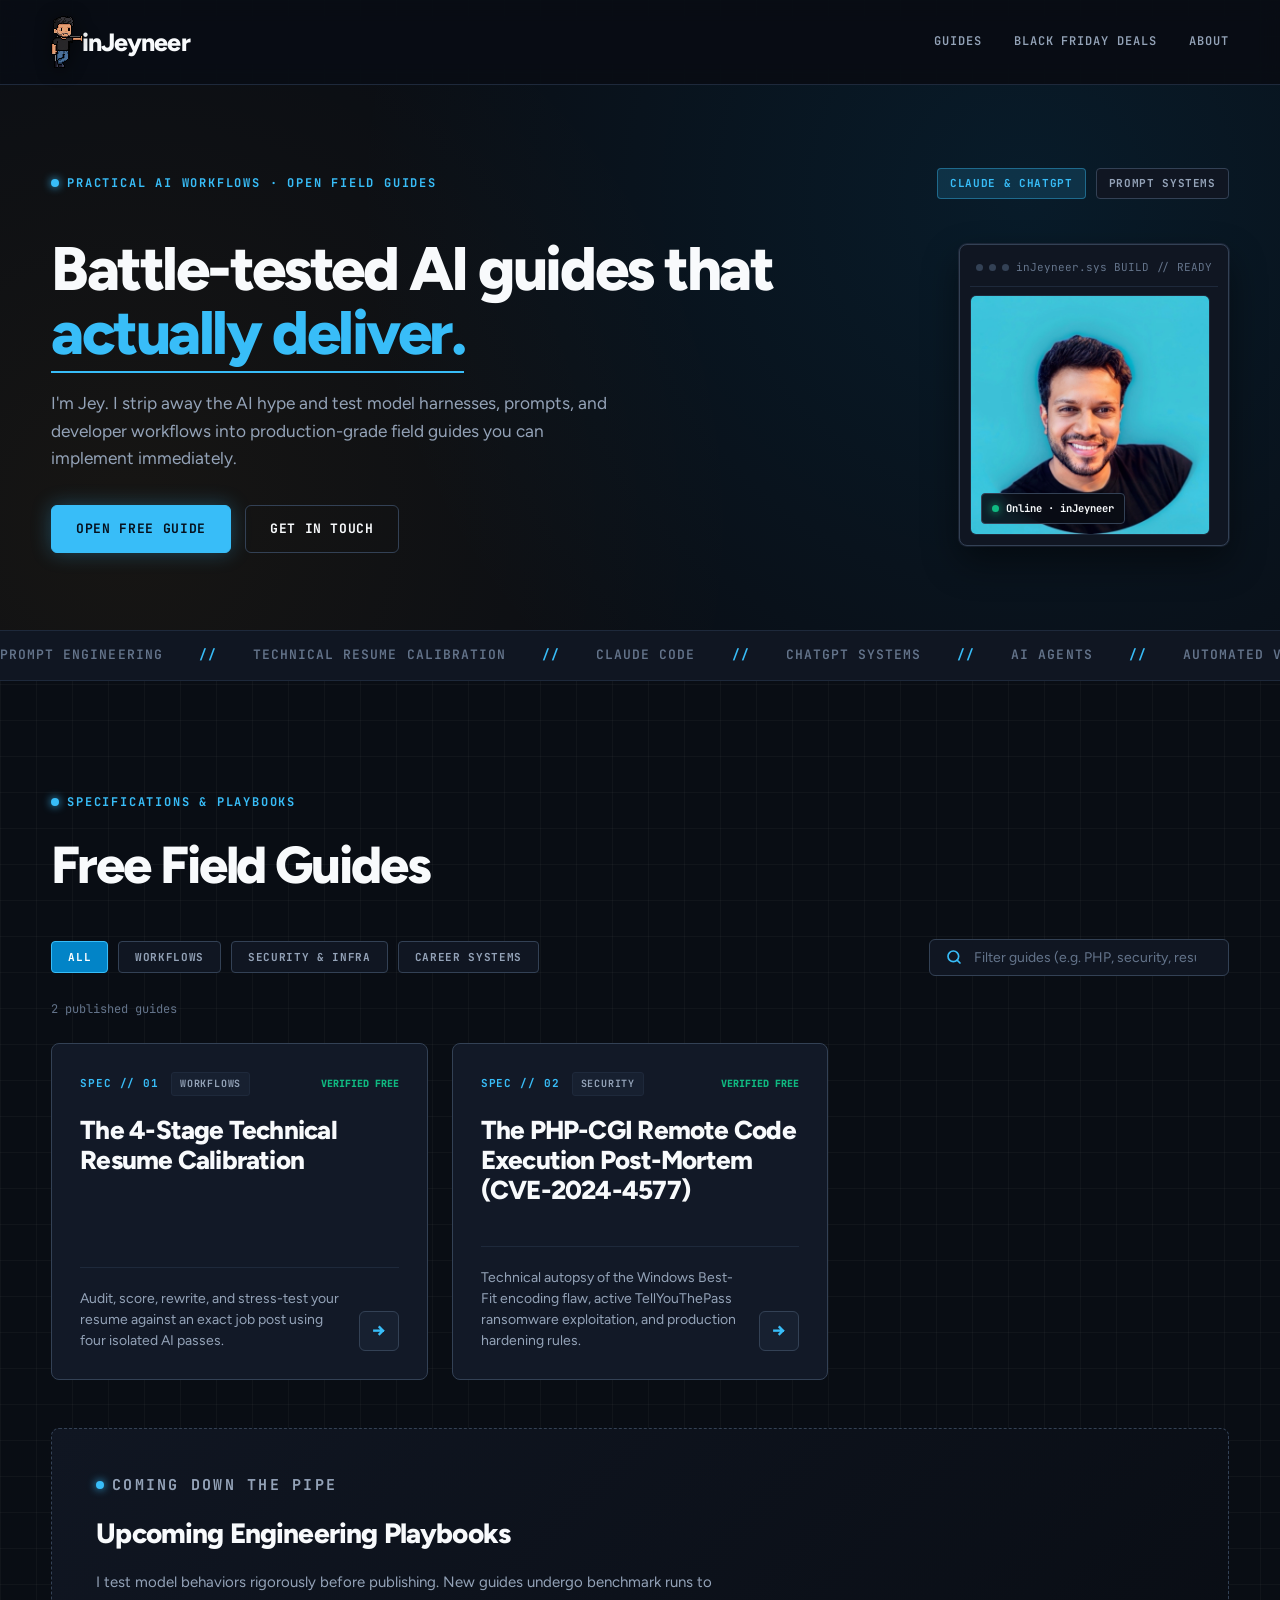
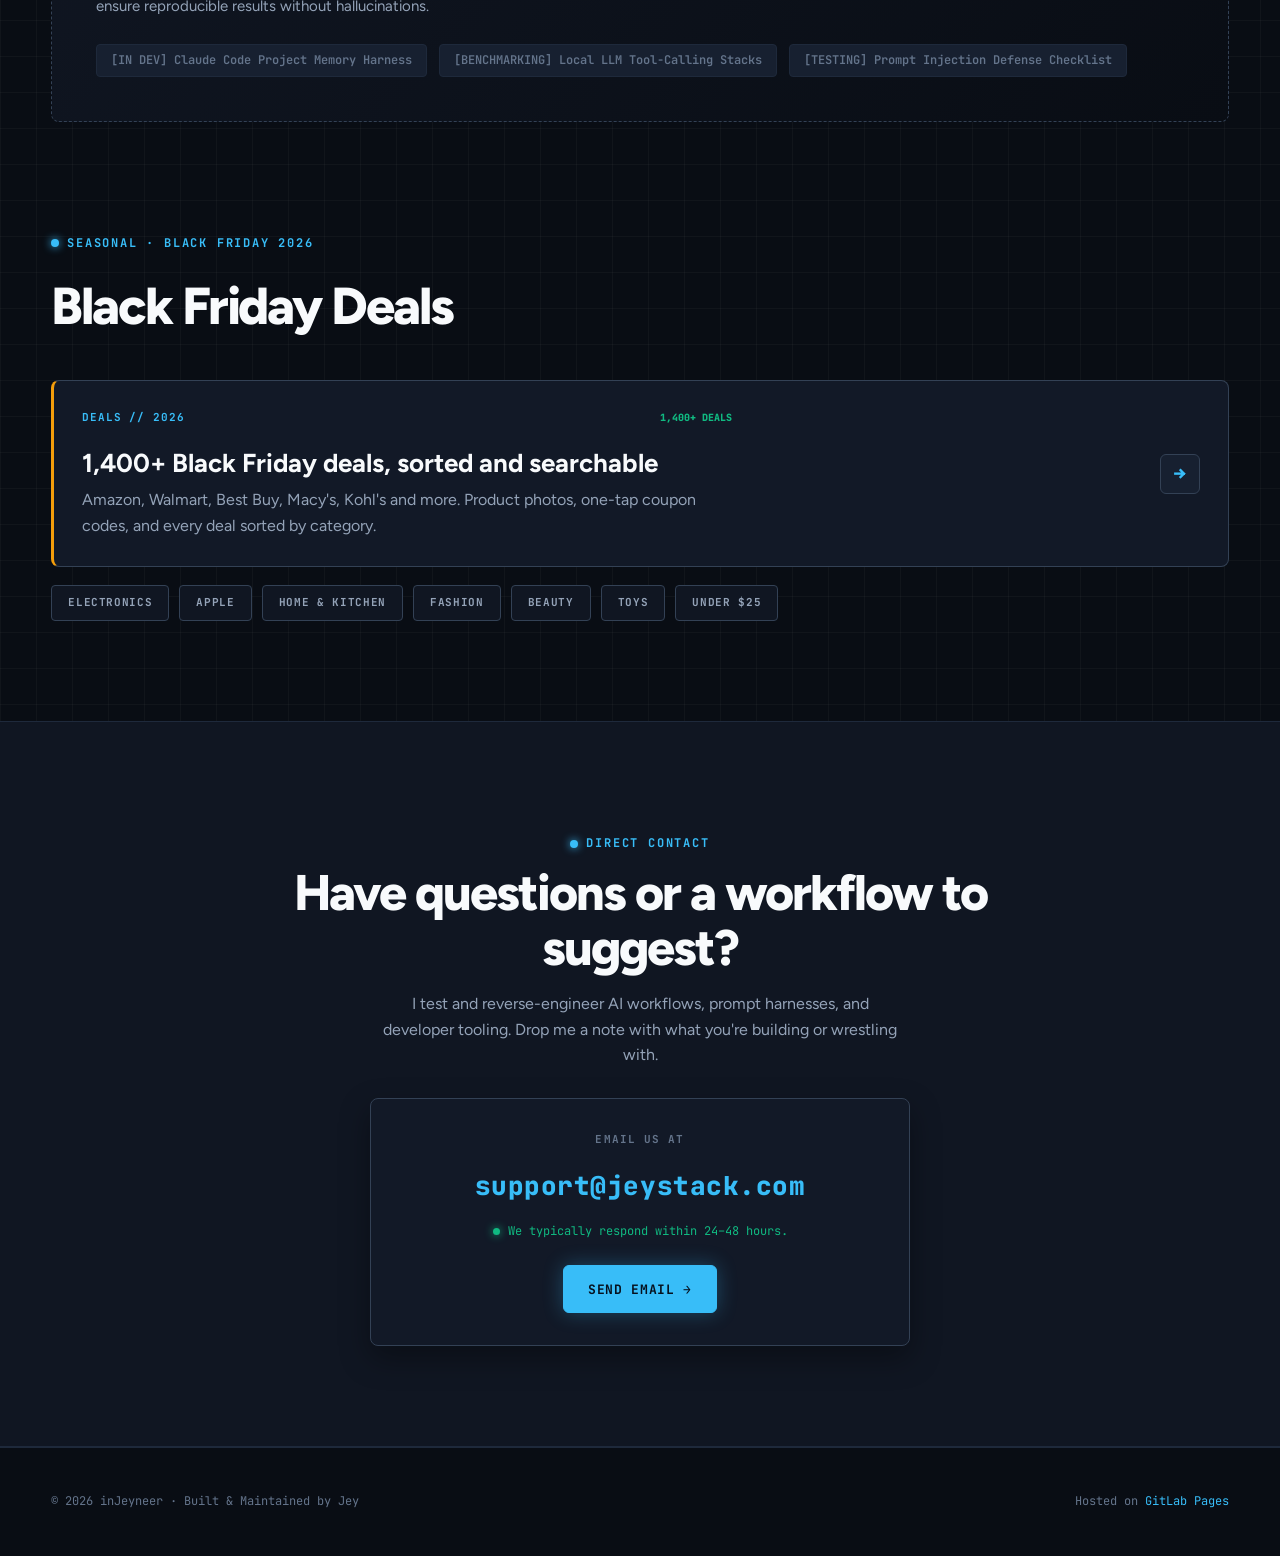
<file: index.html>
<!DOCTYPE html>
<html lang="en">
<head>
  <meta charset="UTF-8" />
  <meta name="viewport" content="width=device-width, initial-scale=1.0" />
  <title>inJeyneer · Practical AI & Engineering Field Guides</title>
  <meta name="description" content="Tested AI prompts, workflows, and engineer-built guides for Claude, ChatGPT, and automated systems you can use the same day." />
  
  <!-- Open Graph / Meta -->
  <meta property="og:type" content="website" />
  <meta property="og:title" content="inJeyneer · Practical AI & Engineering Guides" />
  <meta property="og:description" content="Tested AI workflows and practical engineering guides that actually make sense." />
  <meta property="og:image" content="assets/hero-photo.jpg" />
  <meta name="twitter:card" content="summary_large_image" />

  <link rel="icon" type="image/png" href="assets/mini-figure.png" />
  <link rel="stylesheet" href="styles.css" />
</head>
<body>

  <!-- Site Header -->
  <header class="site-header">
    <a class="wordmark" href="./" aria-label="inJeyneer home">
      <img src="assets/pixel-character.png" alt="Jey leaning on inJeyneer" class="leaning-pixel-guy" width="31" height="52" />
      <div class="wordmark-title">
        <span>inJeyneer</span>
      </div>
    </a>
    <nav class="site-nav" aria-label="Primary navigation">
      <a class="nav-link" href="#guides">Guides</a>
      <a class="nav-link" href="./black-friday/">Black Friday Deals</a>
      <a class="nav-link" href="./about/">About</a>
    </nav>
  </header>

  <!-- Hero Section -->
  <section class="home-hero" id="top">
    <div class="hero-inner">
      <div class="hero-kicker-row">
        <p class="eyebrow">Practical AI Workflows · Open Field Guides</p>
        <div class="status-pills">
          <span class="tech-tag tech-tag-accent">Claude &amp; ChatGPT</span>
          <span class="tech-tag">Prompt Systems</span>
        </div>
      </div>

      <div class="hero-grid">
        <div class="hero-copy">
          <h1>Battle-tested AI guides that <em>actually deliver.</em></h1>
          <div class="hero-intro">
            <p>
              I'm Jey. I strip away the AI hype and test model harnesses, prompts, and developer workflows into production-grade field guides you can implement immediately.
            </p>
            <div class="button-row">
              <a class="button button-primary" href="#guides">Open Free Guide</a>
              <a class="button button-outline" href="#contact">Get In Touch</a>
            </div>
          </div>
        </div>

        <!-- Technical Photo Frame -->
        <div class="photo-frame">
          <div class="photo-frame-header">
            <div class="photo-frame-dots">
              <span></span><span></span><span></span>
            </div>
            <span>inJeyneer.sys</span>
            <span>BUILD // READY</span>
          </div>
          <div class="photo-wrap">
            <img
              src="assets/hero-photo.jpg"
              alt="Jey, creator behind inJeyneer"
              class="hero-photo"
              loading="eager"
            />
            <div class="photo-badge">
              <span class="pulse-dot"></span>
              <span>Online · inJeyneer</span>
            </div>
          </div>
        </div>
      </div>
    </div>
  </section>

  <!-- Terminal Style Marquee Ticker -->
  <div class="topic-ticker" aria-label="Topics">
    <div class="ticker-track">
      <span class="ticker-set">
        <span>Prompt Engineering <b>//</b></span>
        <span>Technical Resume Calibration <b>//</b></span>
        <span>Claude Code <b>//</b></span>
        <span>ChatGPT Systems <b>//</b></span>
        <span>AI Agents <b>//</b></span>
        <span>Automated Verification <b>//</b></span>
      </span>
      <span class="ticker-set" aria-hidden="true">
        <span>Prompt Engineering <b>//</b></span>
        <span>Technical Resume Calibration <b>//</b></span>
        <span>Claude Code <b>//</b></span>
        <span>ChatGPT Systems <b>//</b></span>
        <span>AI Agents <b>//</b></span>
        <span>Automated Verification <b>//</b></span>
      </span>
    </div>
  </div>

  <!-- Guides Section -->
  <section class="guide-section" id="guides">
    <div class="guide-heading-row">
      <div>
        <p class="eyebrow">Specifications &amp; Playbooks</p>
        <h2>Free Field Guides</h2>
      </div>
    </div>

    <!-- Search & Filter Controls -->
    <div class="guide-tools">
      <div class="filter-row" aria-label="Filter guides by category">
        <button class="filter-chip is-active" type="button" data-category="all">All</button>
        <button class="filter-chip" type="button" data-category="workflows">Workflows</button>
        <button class="filter-chip" type="button" data-category="security">Security &amp; Infra</button>
        <button class="filter-chip" type="button" data-category="career">Career Systems</button>
      </div>

      <label class="search-field" for="guide-search-input">
        <svg class="search-icon" width="16" height="16" viewBox="0 0 24 24" fill="none" stroke="currentColor" stroke-width="2.5" stroke-linecap="round" stroke-linejoin="round" aria-hidden="true">
          <circle cx="11" cy="11" r="8"></circle>
          <line x1="21" y1="21" x2="16.65" y2="16.65"></line>
        </svg>
        <input
          id="guide-search-input"
          type="search"
          placeholder="Filter guides (e.g. PHP, security, resume, audit)..."
          autocomplete="off"
        />
      </label>
    </div>

    <p class="guide-count" id="guide-count-label">2 published guides</p>

    <!-- Guide Grid -->
    <div class="guide-grid">
      <!-- 4-Stage Technical Resume Calibration Card -->
      <a
        class="guide-card"
        href="./guides/four-pass-ai-resume-review/"
        data-category="workflows"
      >
        <div>
          <div class="guide-card-meta">
            <span class="spec-id">SPEC // 01</span>
            <span class="guide-category">workflows</span>
            <span class="guide-free">Verified Free</span>
          </div>
          <h3>The 4-Stage Technical Resume Calibration</h3>
        </div>
        <div class="guide-card-bottom">
          <p>Audit, score, rewrite, and stress-test your resume against an exact job post using four isolated AI passes.</p>
          <span class="guide-arrow" aria-hidden="true">&rarr;</span>
        </div>
      </a>

      <!-- PHP-CGI RCE Post-Mortem Card -->
      <a
        class="guide-card"
        href="./guides/php-cgi-rce-cve-2024-4577/"
        data-category="security"
      >
        <div>
          <div class="guide-card-meta">
            <span class="spec-id">SPEC // 02</span>
            <span class="guide-category">security</span>
            <span class="guide-free">Verified Free</span>
          </div>
          <h3>The PHP-CGI Remote Code Execution Post-Mortem (CVE-2024-4577)</h3>
        </div>
        <div class="guide-card-bottom">
          <p>Technical autopsy of the Windows Best-Fit encoding flaw, active TellYouThePass ransomware exploitation, and production hardening rules.</p>
          <span class="guide-arrow" aria-hidden="true">&rarr;</span>
        </div>
      </a>
    </div>

    <p class="guide-empty" id="guide-empty-state">No guides found matching that query. Try searching "security", "PHP", or "resume"!</p>

    <!-- Engineering Roadmap Preview -->
    <div class="roadmap-card">
      <p class="eyebrow">Coming Down The Pipe</p>
      <h3>Upcoming Engineering Playbooks</h3>
      <p>
        I test model behaviors rigorously before publishing. New guides undergo benchmark runs to ensure reproducible results without hallucinations.
      </p>
      <div class="roadmap-list">
        <span class="roadmap-tag">[IN DEV] Claude Code Project Memory Harness</span>
        <span class="roadmap-tag">[BENCHMARKING] Local LLM Tool-Calling Stacks</span>
        <span class="roadmap-tag">[TESTING] Prompt Injection Defense Checklist</span>
      </div>
    </div>
  </section>

  <!-- Black Friday Deals Section -->
  <section class="guide-section deals-section" id="black-friday">
    <div class="guide-heading-row">
      <div>
        <p class="eyebrow">Seasonal &middot; Black Friday 2026</p>
        <h2>Black Friday Deals</h2>
      </div>
    </div>

    <a class="deals-card" href="./black-friday/">
      <div class="deals-card-copy">
        <div class="guide-card-meta">
          <span class="spec-id">DEALS // 2026</span>
          <span class="guide-free">1,400+ deals</span>
        </div>
        <h3>1,400+ Black Friday deals, sorted and searchable</h3>
        <p>Amazon, Walmart, Best Buy, Macy's, Kohl's and more. Product photos, one-tap coupon codes, and every deal sorted by category.</p>
      </div>
      <span class="guide-arrow" aria-hidden="true">&rarr;</span>
    </a>

    <div class="deals-shortcuts" aria-label="Jump to a deals category">
      <a class="filter-chip" href="./black-friday/#electronics">Electronics</a>
      <a class="filter-chip" href="./black-friday/#apple">Apple</a>
      <a class="filter-chip" href="./black-friday/#home">Home &amp; kitchen</a>
      <a class="filter-chip" href="./black-friday/#fashion">Fashion</a>
      <a class="filter-chip" href="./black-friday/#beauty">Beauty</a>
      <a class="filter-chip" href="./black-friday/#toys">Toys</a>
      <a class="filter-chip" href="./black-friday/#under-25">Under $25</a>
    </div>
  </section>

  <!-- Direct Email Contact Section -->
  <section class="contact-section" id="contact">
    <div class="contact-inner">
      <p class="eyebrow" style="justify-content: center;">Direct Contact</p>
      <h2>Have questions or a workflow to suggest?</h2>
      <p class="contact-desc">
        I test and reverse-engineer AI workflows, prompt harnesses, and developer tooling. Drop me a note with what you're building or wrestling with.
      </p>

      <div class="contact-card">
        <span class="contact-label">Email us at</span>
        <a class="contact-email-link" href="mailto:support@jeystack.com?subject=inJeyneer%20Workflow%20Inquiry">support@jeystack.com</a>
        <p class="contact-response-time">
          <span class="pulse-dot"></span>
          We typically respond within 24–48 hours.
        </p>
        <div class="contact-actions">
          <a class="button button-primary" href="mailto:support@jeystack.com?subject=inJeyneer%20Workflow%20Inquiry">Send Email &rarr;</a>
        </div>
      </div>
    </div>
  </section>

  <!-- Site Footer -->
  <footer class="site-footer">
    <div class="site-footer-inner">
      <p>&copy; 2026 inJeyneer &middot; Built &amp; Maintained by Jey</p>
      <p>Hosted on <a href="https://docs.gitlab.com/ee/user/project/pages/" target="_blank" rel="noopener">GitLab Pages</a></p>
    </div>
  </footer>

  <script src="main.js"></script>
</body>
</html>
</file>
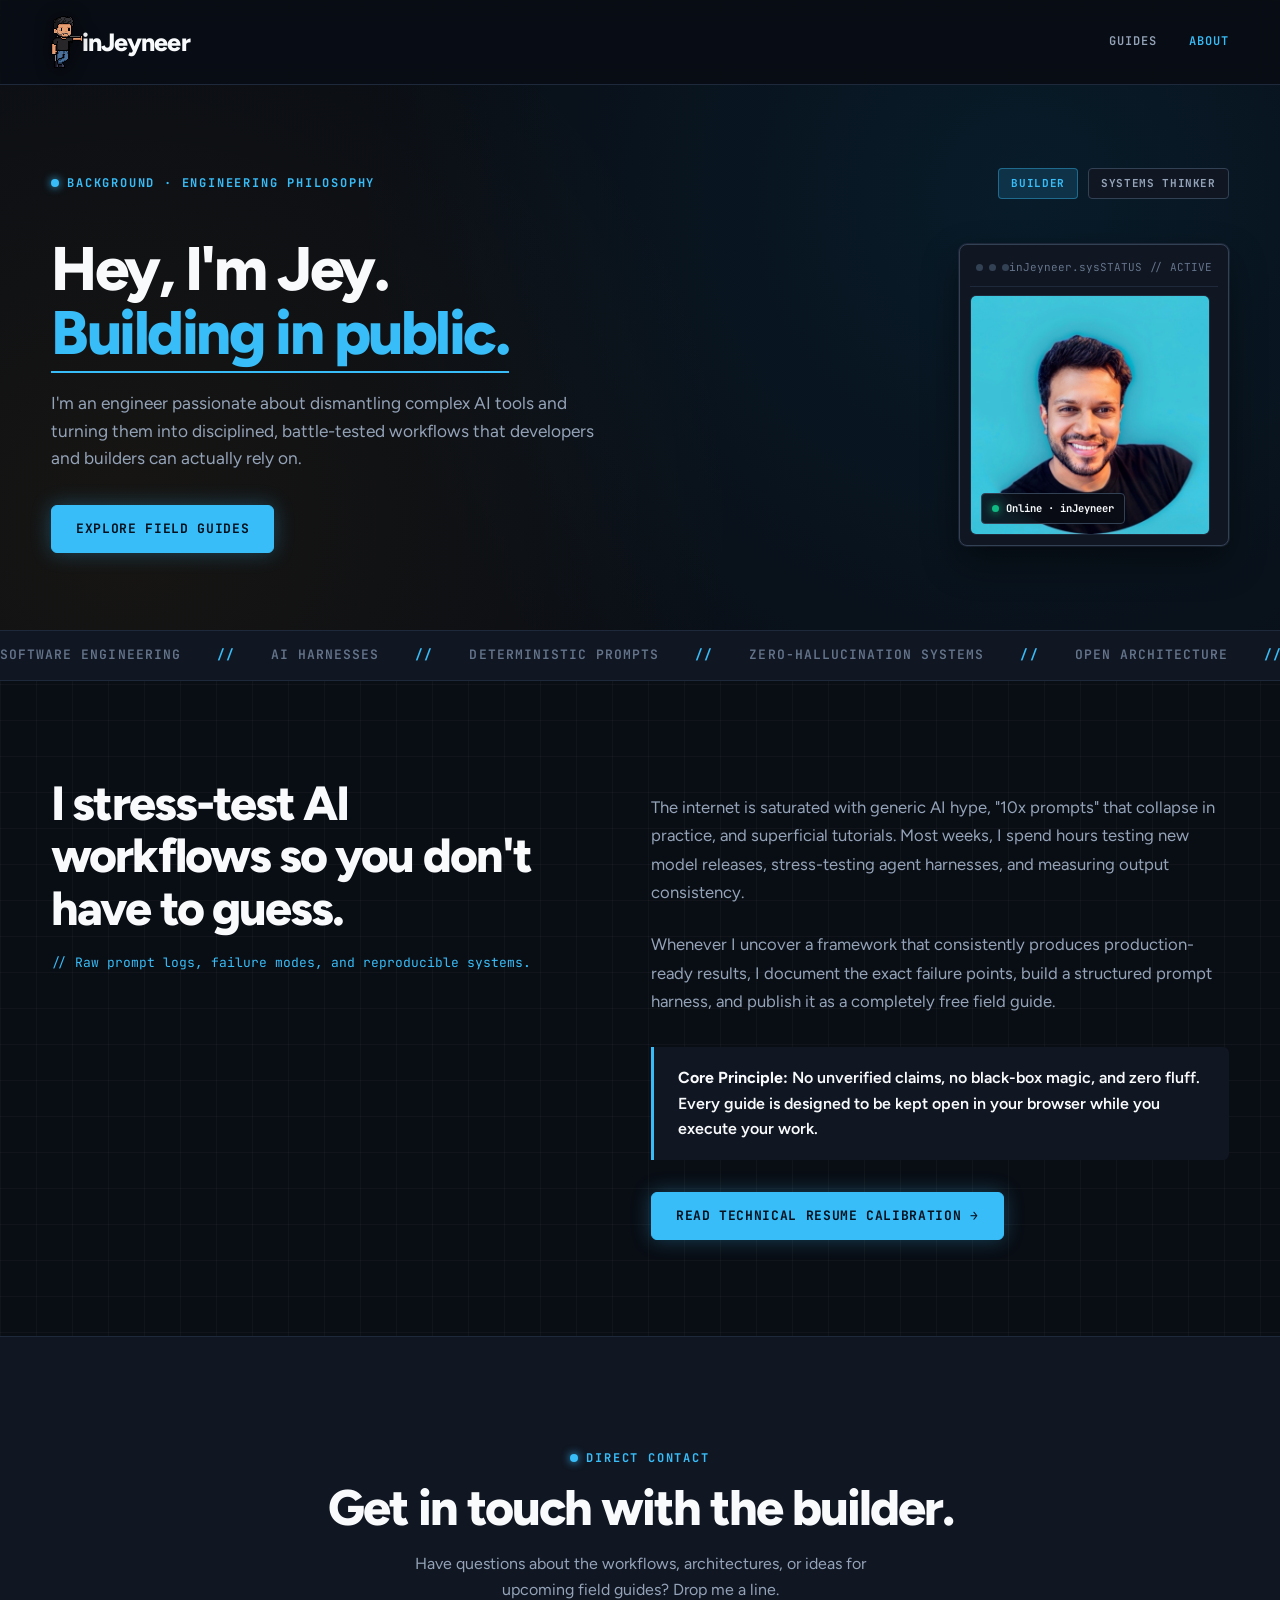
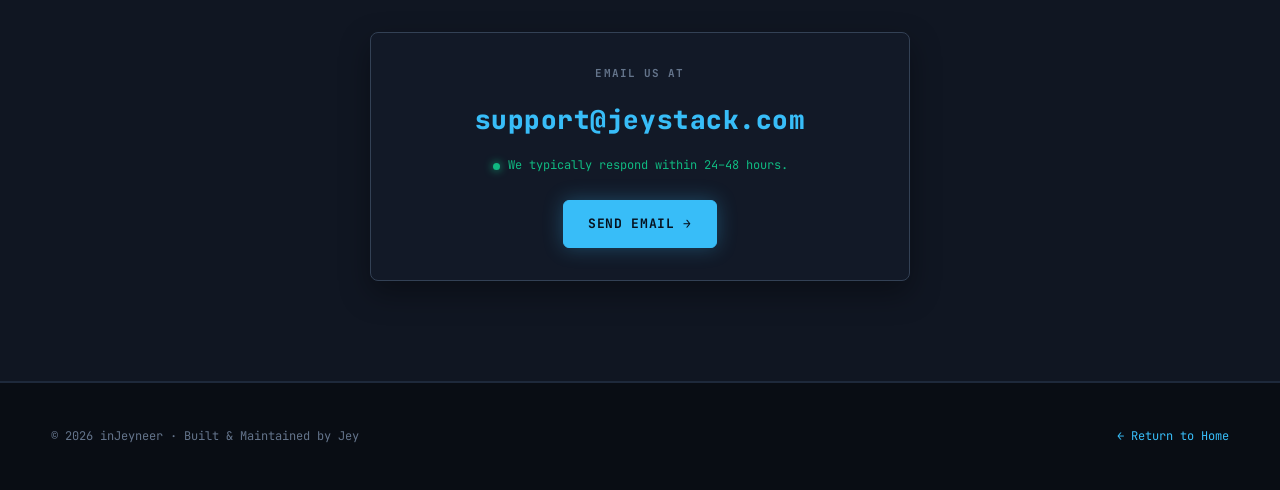
<file: about/index.html>
<!DOCTYPE html>
<html lang="en">
<head>
  <meta charset="UTF-8" />
  <meta name="viewport" content="width=device-width, initial-scale=1.0" />
  <title>About Jey · inJeyneer</title>
  <meta name="description" content="Meet Jey, engineer and creator behind inJeyneer. Sharing tested AI systems, prompts, and practical builder lessons in public." />

  <!-- Open Graph / Meta -->
  <meta property="og:type" content="website" />
  <meta property="og:title" content="About Jey · inJeyneer" />
  <meta property="og:description" content="Meet Jey, engineer and creator behind inJeyneer. Sharing tested AI systems and builder lessons in public." />
  <meta property="og:image" content="../assets/hero-photo.jpg" />
  <meta name="twitter:card" content="summary_large_image" />

  <link rel="icon" type="image/png" href="../assets/mini-figure.png" />
  <link rel="stylesheet" href="../styles.css" />
</head>
<body>

  <!-- Site Header -->
  <header class="site-header">
    <a class="wordmark" href="../" aria-label="inJeyneer home">
      <img src="../assets/pixel-character.png" alt="Jey leaning on inJeyneer" class="leaning-pixel-guy" width="31" height="52" />
      <div class="wordmark-title">
        <span>inJeyneer</span>
      </div>
    </a>
    <nav class="site-nav" aria-label="Primary navigation">
      <a class="nav-link" href="../#guides">Guides</a>
      <a class="nav-link active" href="./">About</a>
    </nav>
  </header>

  <!-- Hero Section -->
  <section class="home-hero">
    <div class="hero-inner">
      <div class="hero-kicker-row">
        <p class="eyebrow">Background &middot; Engineering Philosophy</p>
        <div class="status-pills">
          <span class="tech-tag tech-tag-accent">Builder</span>
          <span class="tech-tag">Systems Thinker</span>
        </div>
      </div>

      <div class="hero-grid">
        <div class="hero-copy">
          <h1>Hey, I'm Jey.<br /><em>Building in public.</em></h1>
          <div class="hero-intro">
            <p>
              I'm an engineer passionate about dismantling complex AI tools and turning them into disciplined, battle-tested workflows that developers and builders can actually rely on.
            </p>
            <div class="button-row">
              <a class="button button-primary" href="../#guides">Explore Field Guides</a>
            </div>
          </div>
        </div>

        <!-- Technical Photo Frame -->
        <div class="photo-frame">
          <div class="photo-frame-header">
            <div class="photo-frame-dots">
              <span></span><span></span><span></span>
            </div>
            <span>inJeyneer.sys</span>
            <span>STATUS // ACTIVE</span>
          </div>
          <div class="photo-wrap">
            <img
              src="../assets/hero-photo.jpg"
              alt="Jey, creator behind inJeyneer"
              class="hero-photo"
            />
            <div class="photo-badge">
              <span class="pulse-dot"></span>
              <span>Online · inJeyneer</span>
            </div>
          </div>
        </div>
      </div>
    </div>
  </section>

  <!-- Terminal Style Marquee Ticker -->
  <div class="topic-ticker" aria-label="Core Topics">
    <div class="ticker-track">
      <span class="ticker-set">
        <span>Software Engineering <b>//</b></span>
        <span>AI Harnesses <b>//</b></span>
        <span>Deterministic Prompts <b>//</b></span>
        <span>Zero-Hallucination Systems <b>//</b></span>
        <span>Open Architecture <b>//</b></span>
      </span>
      <span class="ticker-set" aria-hidden="true">
        <span>Software Engineering <b>//</b></span>
        <span>AI Harnesses <b>//</b></span>
        <span>Deterministic Prompts <b>//</b></span>
        <span>Zero-Hallucination Systems <b>//</b></span>
        <span>Open Architecture <b>//</b></span>
      </span>
    </div>
  </div>

  <!-- Story Section -->
  <section class="story-section">
    <div class="story-grid">
      <div class="story-lead">
        <h1>I stress-test AI workflows so you don't have to guess.</h1>
        <p class="lead-subtitle">// Raw prompt logs, failure modes, and reproducible systems.</p>
      </div>
      <div class="story-copy">
        <p>
          The internet is saturated with generic AI hype, "10x prompts" that collapse in practice, and superficial tutorials. Most weeks, I spend hours testing new model releases, stress-testing agent harnesses, and measuring output consistency.
        </p>
        <p>
          Whenever I uncover a framework that consistently produces production-ready results, I document the exact failure points, build a structured prompt harness, and publish it as a completely free field guide.
        </p>
        <div class="mission">
          <strong>Core Principle:</strong> No unverified claims, no black-box magic, and zero fluff. Every guide is designed to be kept open in your browser while you execute your work.
        </div>
        <div class="button-row">
          <a class="button button-primary" href="../guides/four-pass-ai-resume-review/">Read Technical Resume Calibration &rarr;</a>
        </div>
      </div>
    </div>
  </section>

  <!-- Direct Email Contact Section -->
  <section class="contact-section" id="contact">
    <div class="contact-inner">
      <p class="eyebrow" style="justify-content: center;">Direct Contact</p>
      <h2>Get in touch with the builder.</h2>
      <p class="contact-desc">
        Have questions about the workflows, architectures, or ideas for upcoming field guides? Drop me a line.
      </p>

      <div class="contact-card">
        <span class="contact-label">Email us at</span>
        <a class="contact-email-link" href="mailto:support@jeystack.com?subject=inJeyneer%20Builder%20Inquiry">support@jeystack.com</a>
        <p class="contact-response-time">
          <span class="pulse-dot"></span>
          We typically respond within 24–48 hours.
        </p>
        <div class="contact-actions">
          <a class="button button-primary" href="mailto:support@jeystack.com?subject=inJeyneer%20Builder%20Inquiry">Send Email &rarr;</a>
        </div>
      </div>
    </div>
  </section>

  <!-- Site Footer -->
  <footer class="site-footer">
    <div class="site-footer-inner">
      <p>&copy; 2026 inJeyneer &middot; Built &amp; Maintained by Jey</p>
      <p><a href="../">&larr; Return to Home</a></p>
    </div>
  </footer>

  <script src="../main.js"></script>
</body>
</html>
</file>
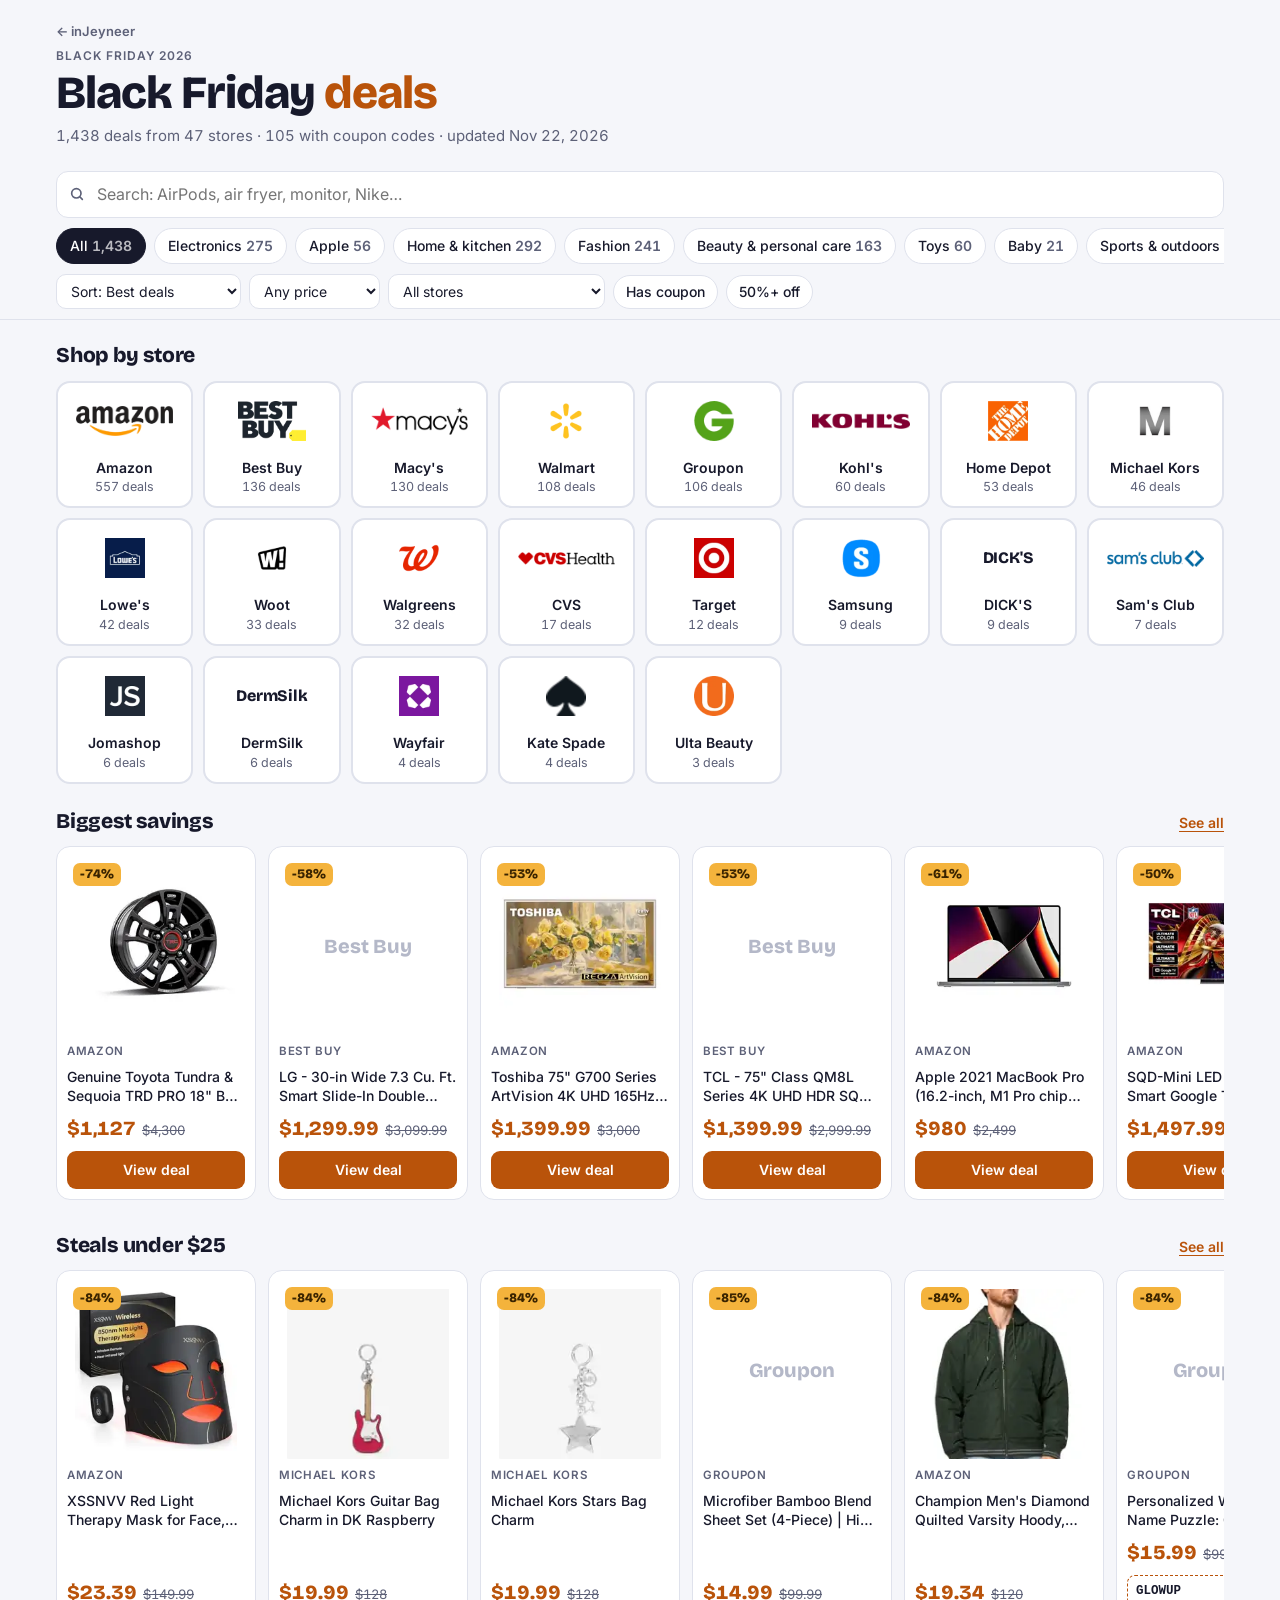
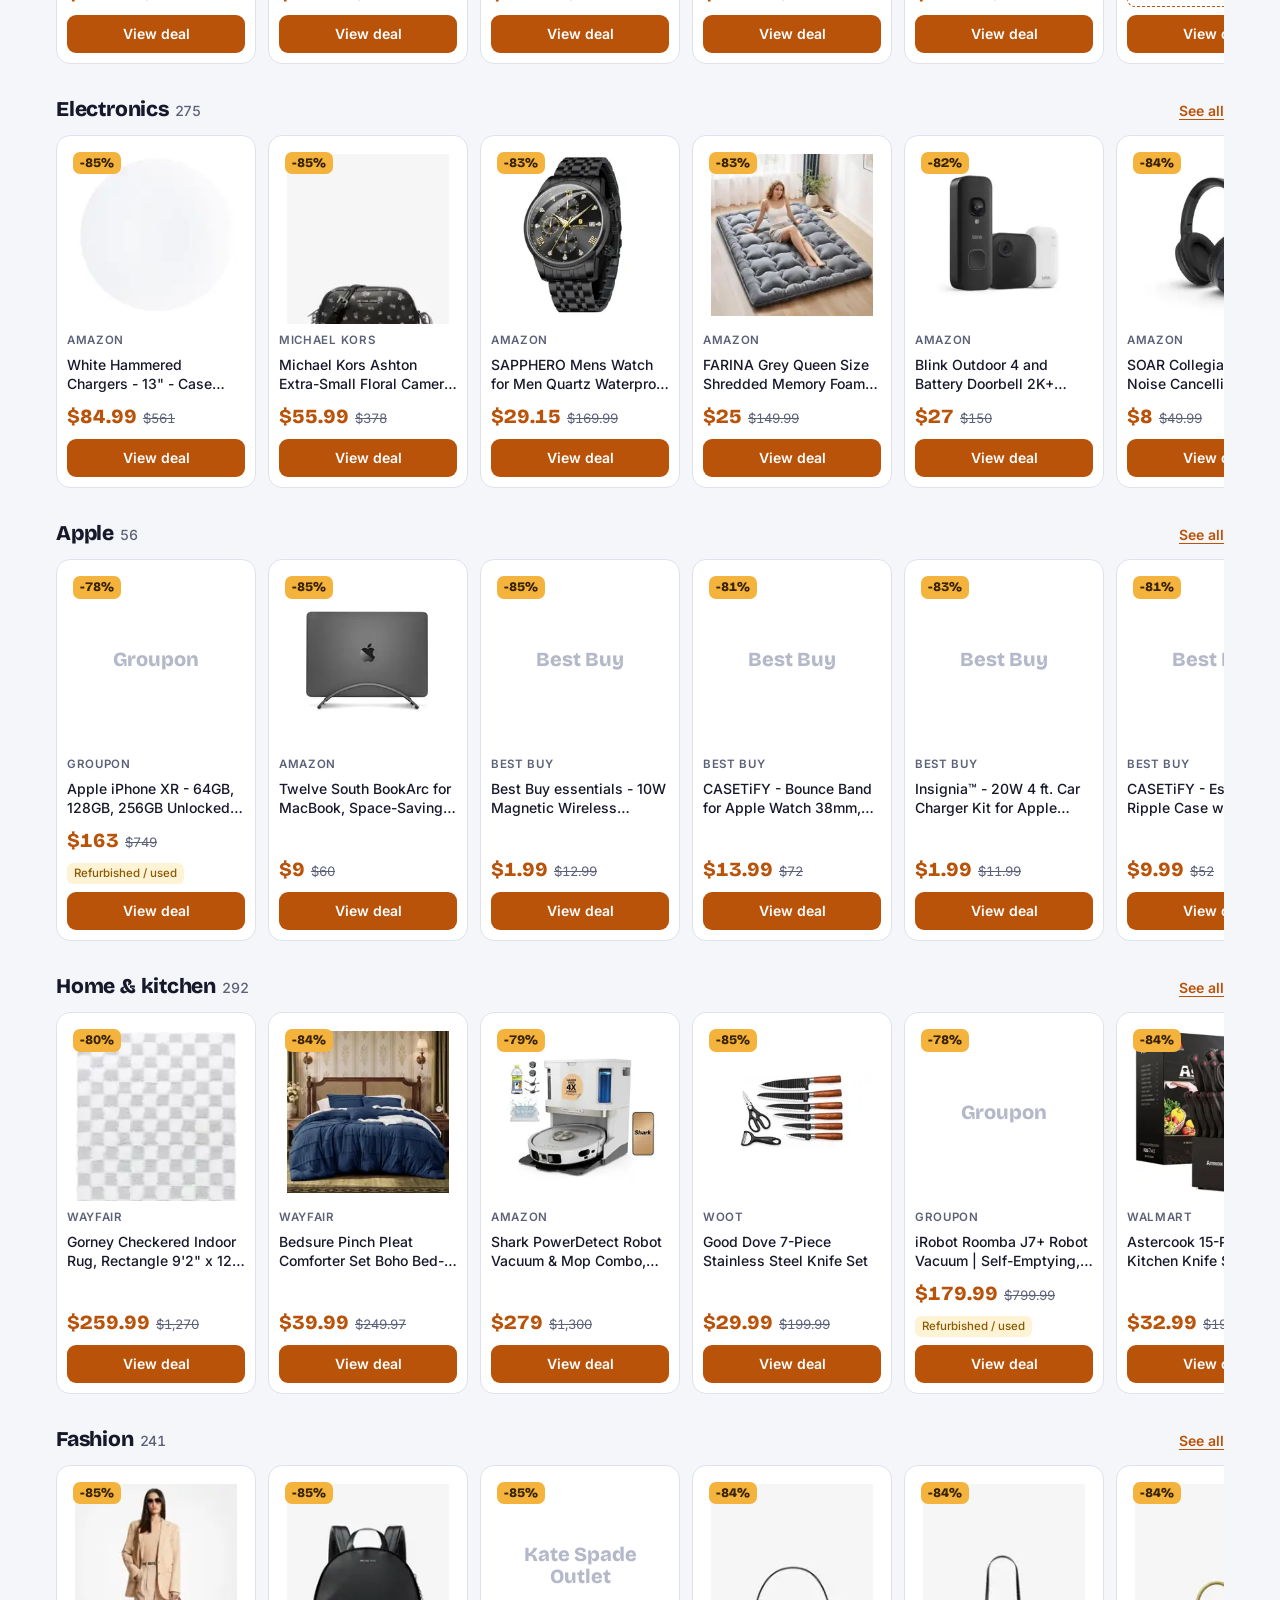
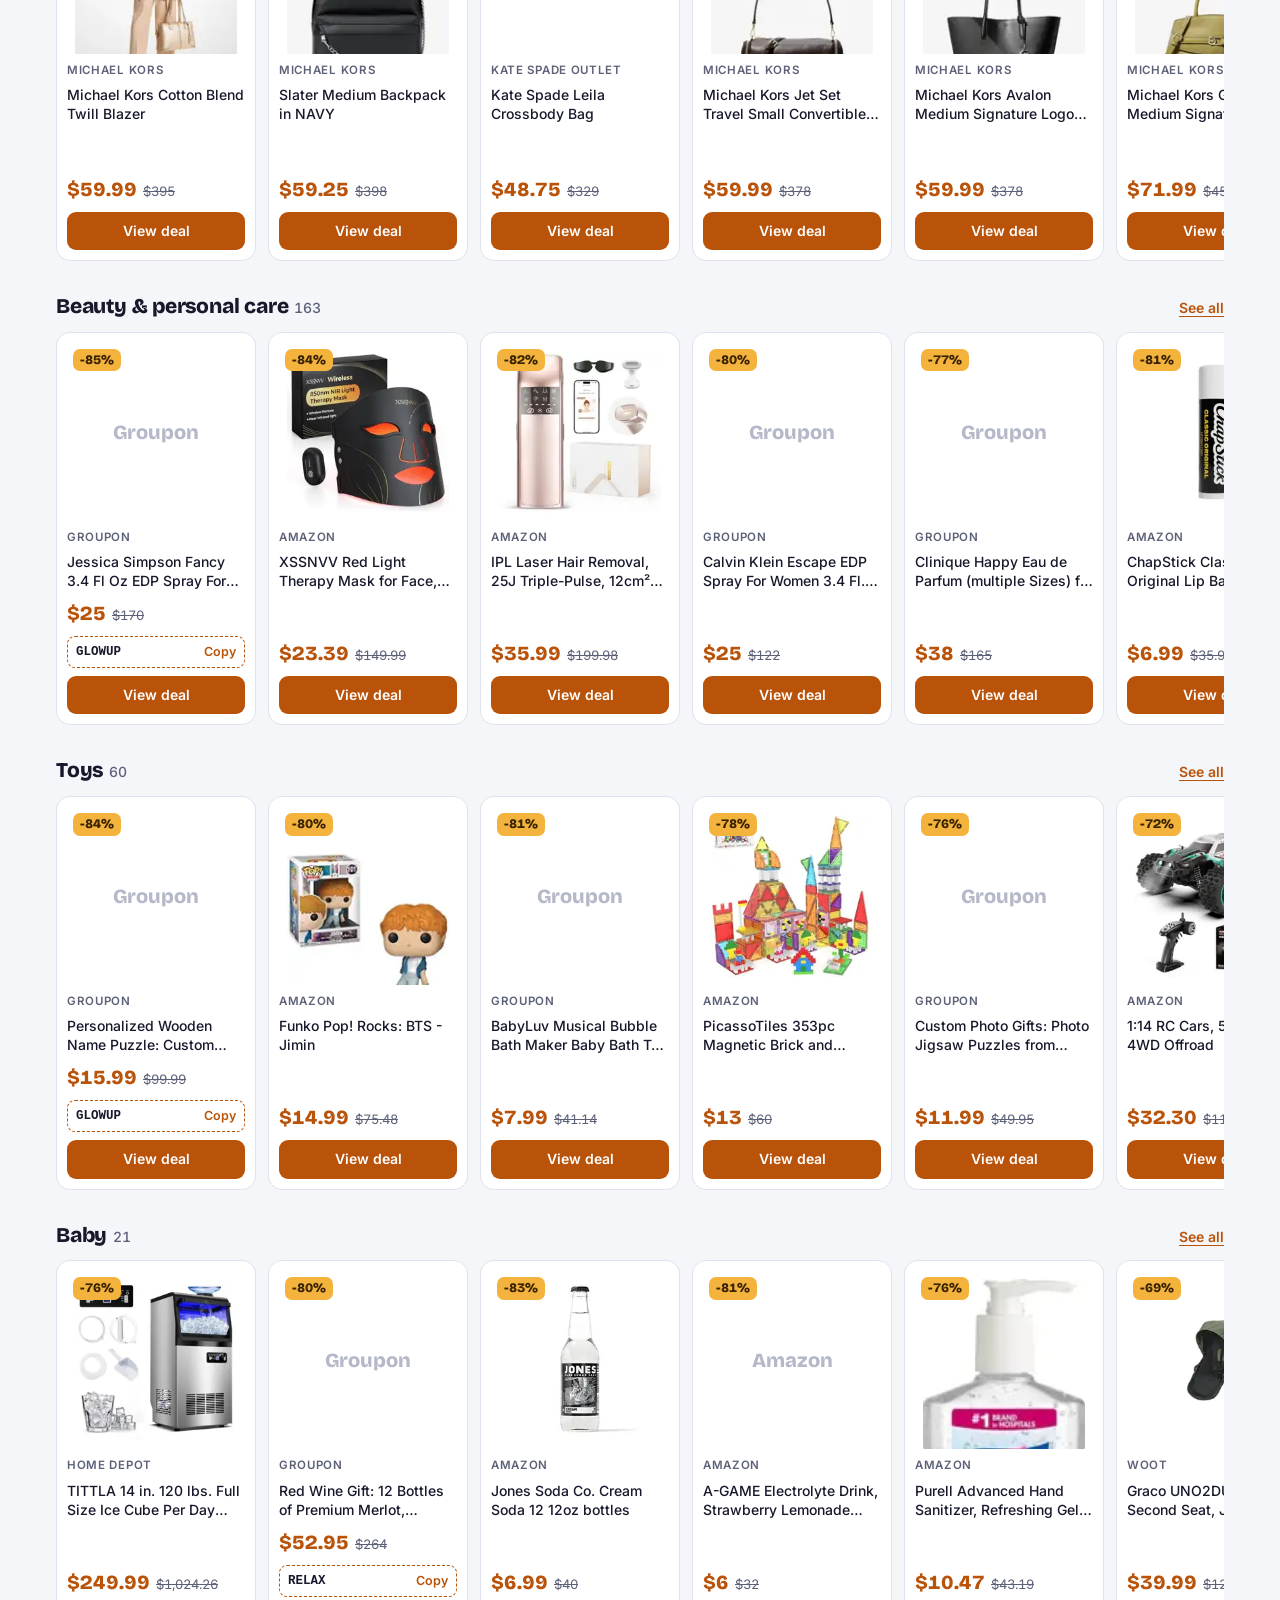
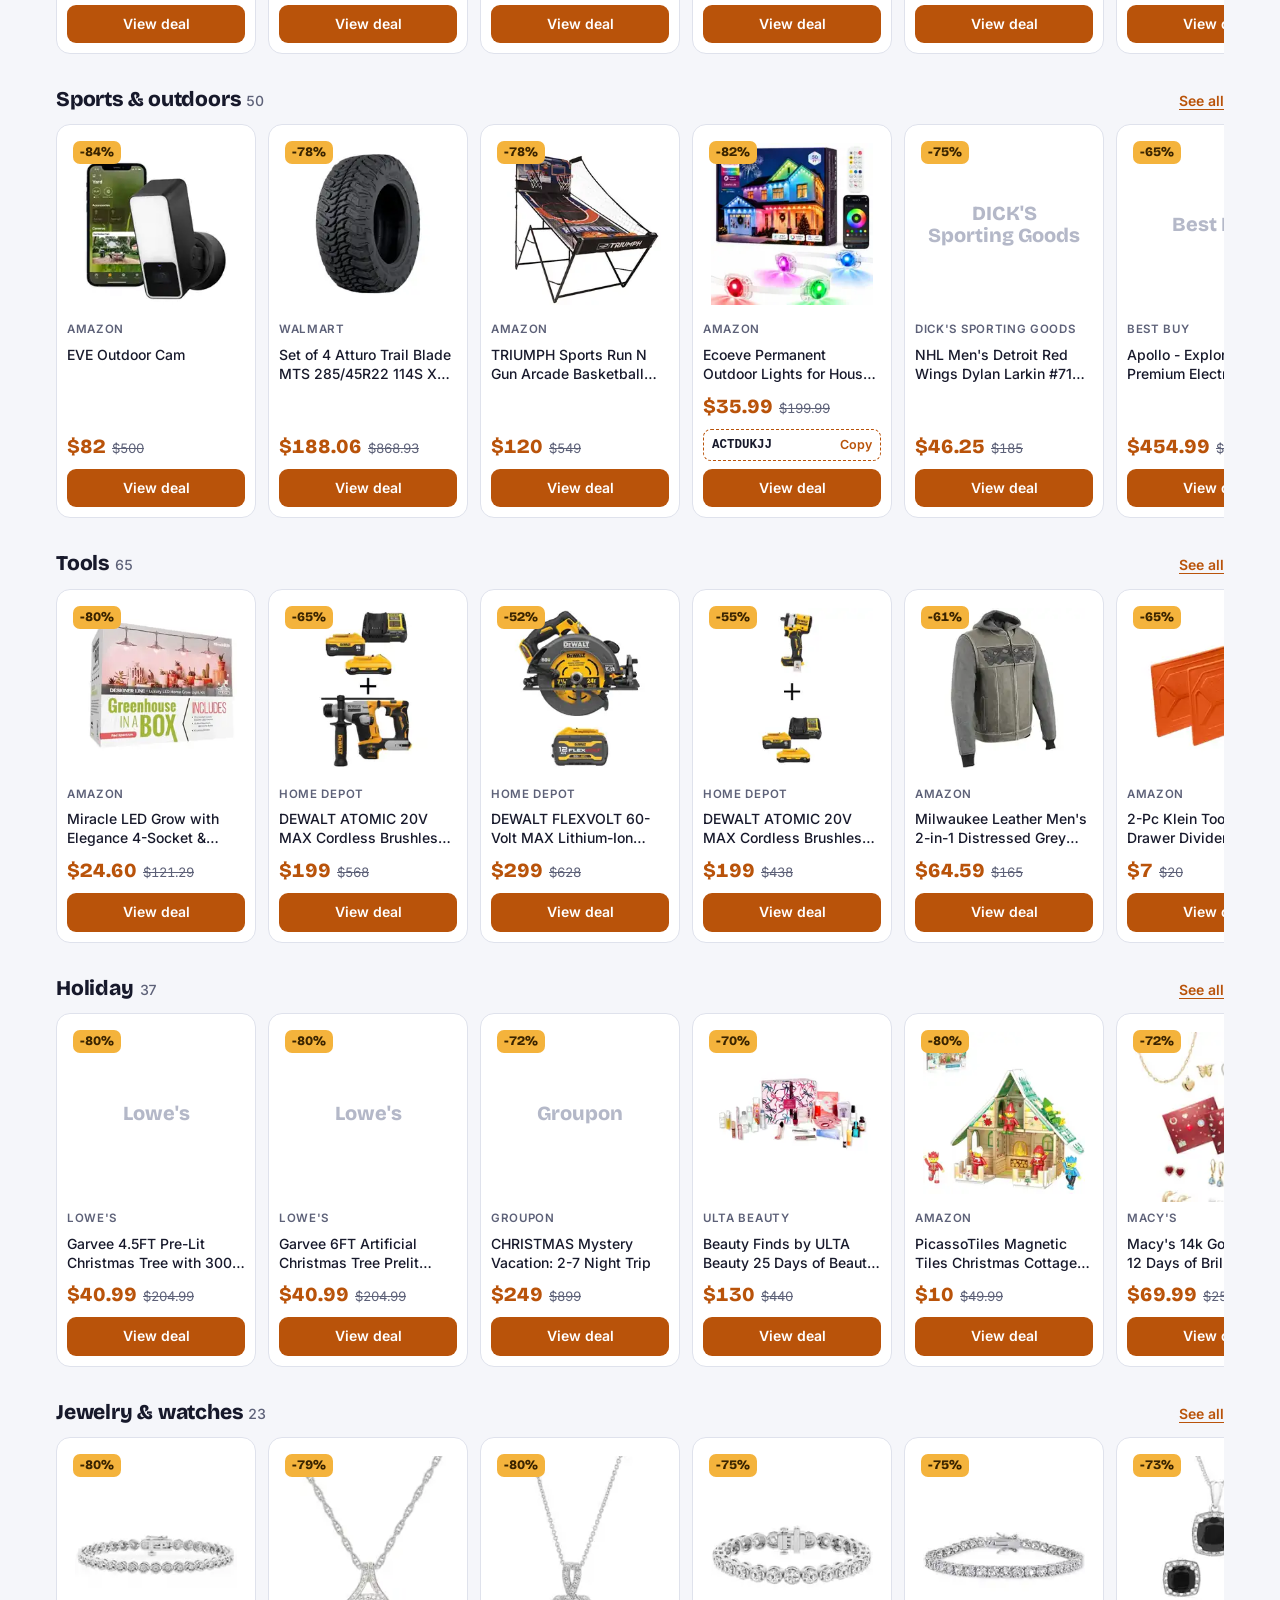
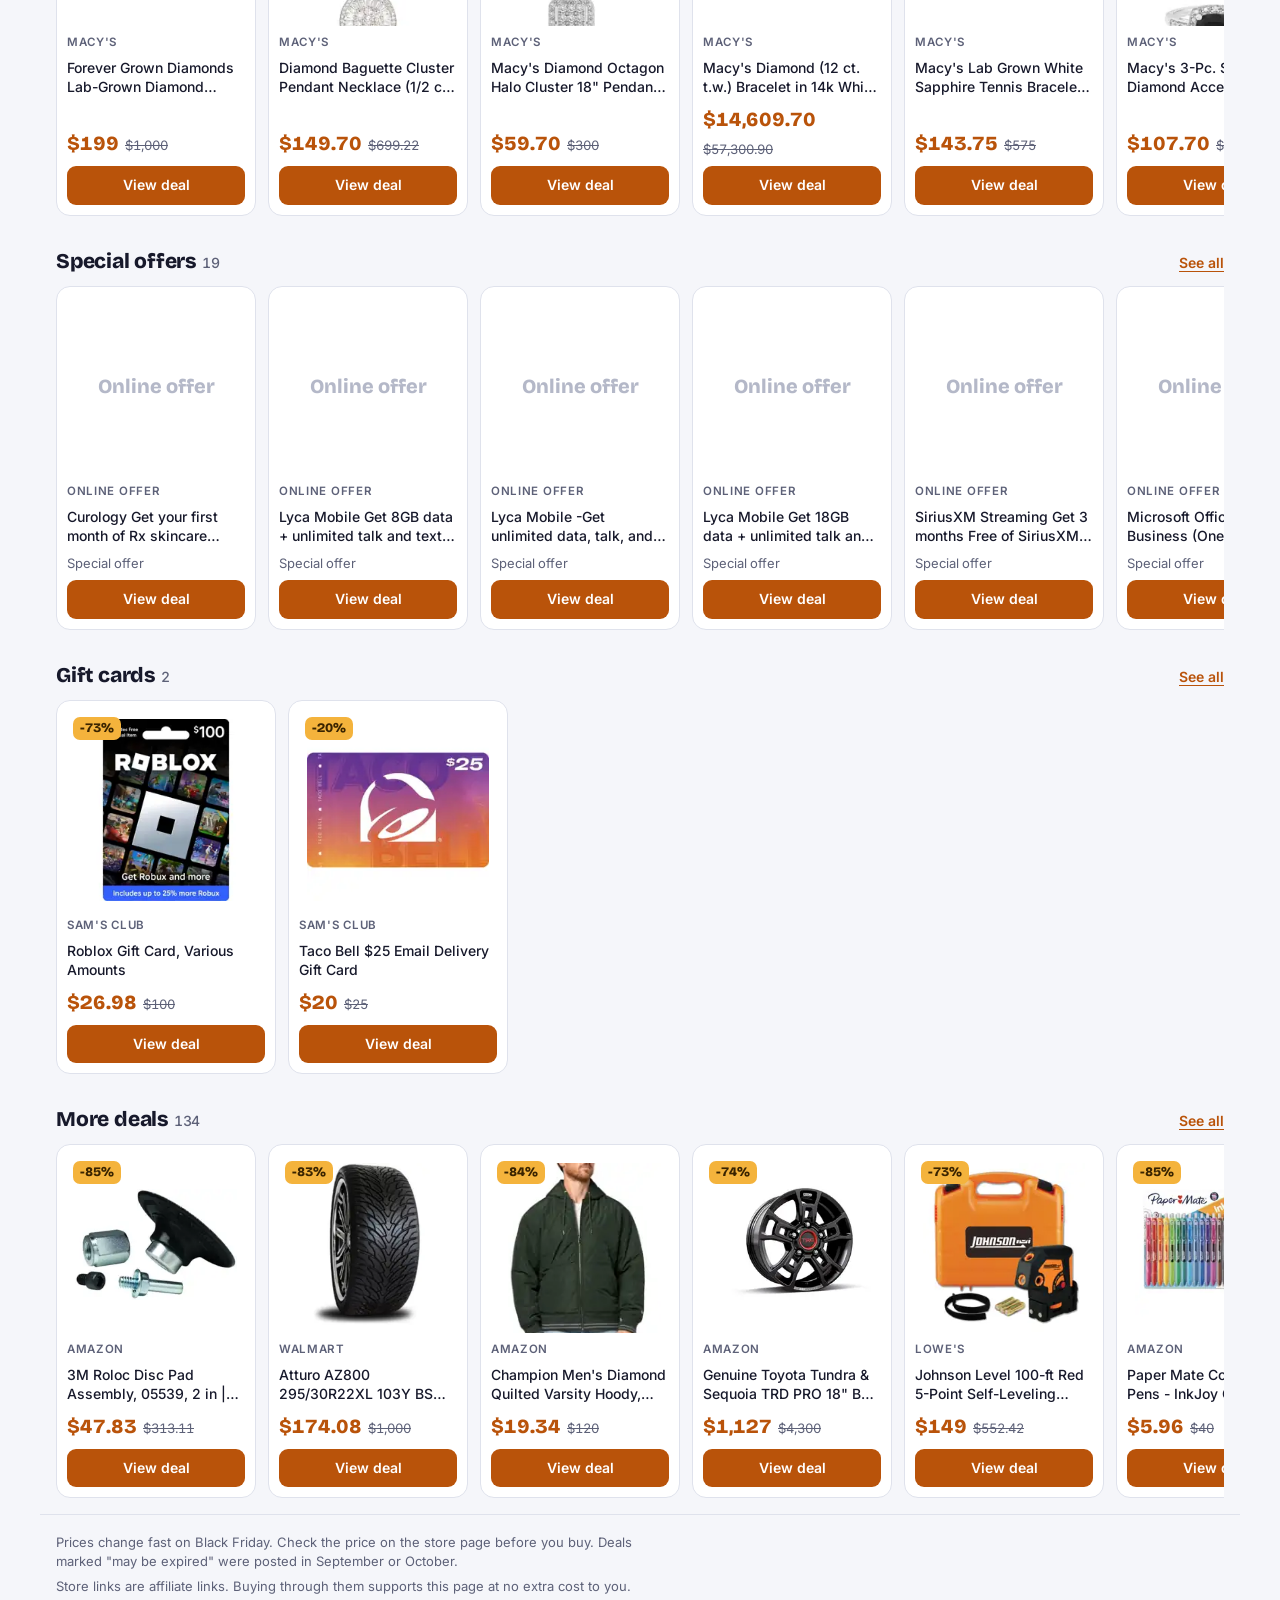
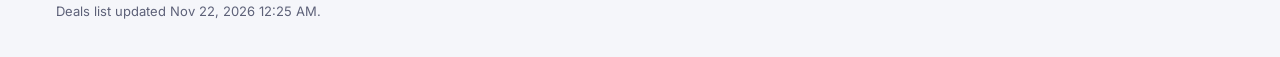
<file: black-friday/index.html>
<!DOCTYPE html>
<html lang="en">
<head>
<meta charset="UTF-8">
<meta name="viewport" content="width=device-width, initial-scale=1.0, viewport-fit=cover">
<meta name="description" content="1,400+ Black Friday 2026 deals with photos and coupon codes, organized by category: electronics, Apple, home, fashion, beauty, toys and more.">
<meta property="og:type" content="website">
<meta property="og:title" content="Black Friday Deals 2026 · inJeyneer">
<meta property="og:description" content="1,400+ deals from Amazon, Walmart, Best Buy, Macy's and more. Search, filter and copy coupons in one tap.">
<meta property="og:image" content="https://jaystartstobuild.github.io/assets/hero-photo.jpg">
<link rel="icon" type="image/png" href="../assets/mini-figure.png">
<style>
:root { color-scheme: light; padding-top: env(safe-area-inset-top, 0px); padding-bottom: env(safe-area-inset-bottom, 0px); }
body { margin: 0; font: 14px/1.45 system-ui, -apple-system, "Segoe UI", sans-serif; }
img { max-width: 100%; }
[hidden] { display: none !important; }
.home-link { display: inline-flex; align-items: center; gap: 6px; font-size: 13px; font-weight: 600; color: var(--muted); text-decoration: none; }
.home-link:hover { color: var(--accent); }
</style>
<title>Black Friday Deals 2026 · inJeyneer</title>
<link rel="preconnect" href="https://fonts.googleapis.com">
<link rel="preconnect" href="https://fonts.gstatic.com" crossorigin>
<link rel="stylesheet" href="https://fonts.googleapis.com/css2?family=Bricolage+Grotesque:opsz,wght@12..96,600;12..96,800&family=Inter:wght@400;500;600&display=swap">
<style>
/* Layout: store-style browsing. Sticky search + category bar; the opening view is one shelf (horizontal row) per category,
   and picking a category, a filter or a search switches to a full results grid. */
:root {
  --bg: #f5f6fa;
  --surface: #ffffff;
  --ink: #17192b;
  --muted: #5d6178;
  --line: #dfe2ec;
  --accent: #b9530a;
  --accent-ink: #ffffff;
  --stamp: #f4b33c;
  --stamp-ink: #3a2400;
  --chip-on: #17192b;
  --chip-on-ink: #ffffff;
  --soft: #eceef6;
  --warn: #8a5a00;
  --warn-soft: #fff3d6;
  --font-display: "Bricolage Grotesque", "Inter", system-ui, sans-serif;
  --font-body: "Inter", system-ui, -apple-system, "Segoe UI", sans-serif;
}
@media (prefers-color-scheme: dark) {
  :root:not([data-theme="light"]) {
    --bg: #101220; --surface: #1a1d30; --ink: #eceef8; --muted: #a2a6bf; --line: #2c3049;
    --accent: #ff9a4d; --accent-ink: #1b0d00; --stamp: #f4b33c; --stamp-ink: #2a1a00;
    --chip-on: #eceef8; --chip-on-ink: #101220; --soft: #242840; --warn: #ffcf73; --warn-soft: #3a2d10;
    color-scheme: dark;
  }
}
:root[data-theme="dark"] {
  --bg: #101220; --surface: #1a1d30; --ink: #eceef8; --muted: #a2a6bf; --line: #2c3049;
  --accent: #ff9a4d; --accent-ink: #1b0d00; --stamp: #f4b33c; --stamp-ink: #2a1a00;
  --chip-on: #eceef8; --chip-on-ink: #101220; --soft: #242840; --warn: #ffcf73; --warn-soft: #3a2d10;
  color-scheme: dark;
}
* { box-sizing: border-box; }
body { background: var(--bg); color: var(--ink); font-family: var(--font-body); font-size: 15px; line-height: 1.45; }
body::before { content: ""; position: fixed; inset: 0 0 auto; height: env(safe-area-inset-top, 0px); z-index: 10; background: var(--bg); }
.wrap { max-width: 1200px; margin: 0 auto; padding-left: max(16px, env(safe-area-inset-left, 0px)); padding-right: max(16px, env(safe-area-inset-right, 0px)); }
button { font: inherit; color: inherit; }
:focus-visible { outline: 2px solid var(--accent); outline-offset: 2px; }

/* Header */
header.top { padding-block: 22px 14px; display: grid; gap: 6px; }
.eyebrow { font-size: 12px; letter-spacing: .08em; text-transform: uppercase; color: var(--muted); font-weight: 600; }
h1 { font-family: var(--font-display); font-weight: 800; font-size: clamp(30px, 6vw, 46px); line-height: 1.02; margin: 0; letter-spacing: -.02em; text-wrap: balance; }
h1 span { color: var(--accent); }
.sub { color: var(--muted); margin: 2px 0 0; font-variant-numeric: tabular-nums; }

/* Sticky bar */
.bar { position: sticky; top: env(safe-area-inset-top, 0px); z-index: 5; background: var(--bg); border-bottom: 1px solid var(--line); }
.bar .wrap { padding-block: 10px; display: grid; gap: 10px; }
.search { display: flex; gap: 8px; }
.sbox { position: relative; flex: 1; min-width: 0; }
.search svg { position: absolute; left: 13px; top: 50%; transform: translateY(-50%); color: var(--muted); pointer-events: none; }
.search input { width: 100%; font: inherit; font-size: 16px; padding: 11px 42px 11px 40px; border-radius: 12px; border: 1px solid var(--line); background: var(--surface); color: var(--ink); }
.search input::-webkit-search-cancel-button { display: none; }
.clear-q { position: absolute; right: 6px; top: 50%; transform: translateY(-50%); width: 32px; height: 32px; border-radius: 8px; border: 0; background: var(--soft); cursor: pointer; font-size: 18px; line-height: 1; }
.cats { display: flex; gap: 8px; overflow-x: auto; scrollbar-width: none; scroll-snap-type: x proximity; }
.cats::-webkit-scrollbar { display: none; }
.chip { flex: none; font-size: 14px; font-weight: 500; padding: 7px 13px; border-radius: 999px; border: 1px solid var(--line); background: var(--surface); cursor: pointer; white-space: nowrap; scroll-snap-align: start; }
.chip b { font-weight: 600; color: var(--muted); margin-left: 4px; font-variant-numeric: tabular-nums; }
.chip[aria-pressed="true"] { background: var(--chip-on); border-color: var(--chip-on); color: var(--chip-on-ink); }
.chip[aria-pressed="true"] b { color: var(--chip-on-ink); opacity: .7; }
.filters { display: flex; flex-wrap: wrap; gap: 8px; align-items: center; }
.filters select { font: inherit; font-size: 14px; padding: 7px 10px; border-radius: 10px; border: 1px solid var(--line); background: var(--surface); color: var(--ink); max-width: 100%; }
.filters .chip { padding: 6px 12px; }

/* Store buttons */
.stores { margin-top: 20px; }
.store-row { display: grid; grid-template-columns: repeat(auto-fill, minmax(132px, 1fr)); gap: 10px; }
.store-tile { display: grid; grid-template-rows: auto auto auto; gap: 2px; justify-items: center; text-align: center; padding: 8px 8px 10px; border-radius: 14px; border: 2px solid var(--line); background: var(--surface); cursor: pointer; min-width: 0; }
.store-tile:hover { border-color: var(--muted); }
.store-tile[aria-pressed="true"] { border-color: var(--accent); box-shadow: 0 0 0 1px var(--accent) inset; }
.store-tile .logo { width: 100%; height: 60px; margin-bottom: 6px; border-radius: 10px; background: #ffffff; display: grid; place-items: center; padding: 10px; }
.store-tile .logo img { max-width: 100%; max-height: 40px; object-fit: contain; }
.store-tile .logo .wordmark { font-family: var(--font-display); font-weight: 800; font-size: 16px; line-height: 1; color: #17192b; letter-spacing: -.01em; }
.store-tile .sname { width: 100%; font-weight: 600; font-size: 14px; line-height: 1.25; white-space: nowrap; overflow: hidden; text-overflow: ellipsis; }
.store-tile .scount { font-size: 12.5px; color: var(--muted); font-variant-numeric: tabular-nums; }

/* Results header */
.results-head { display: flex; flex-wrap: wrap; align-items: center; gap: 8px 12px; margin: 18px 0 12px; }
.results-head h2 { margin: 0; font-family: var(--font-display); font-weight: 800; font-size: 22px; letter-spacing: -.01em; }
.results-head .n { color: var(--muted); font-variant-numeric: tabular-nums; }
.active { display: flex; flex-wrap: wrap; gap: 6px; }
.tag { display: inline-flex; align-items: center; gap: 6px; font-size: 13px; padding: 4px 6px 4px 10px; border-radius: 8px; background: var(--soft); border: 0; cursor: pointer; }
.tag span { font-size: 15px; line-height: 1; color: var(--muted); }
.link-btn { border: 0; background: none; padding: 0; color: var(--accent); font-weight: 600; font-size: 14px; cursor: pointer; text-decoration: underline; text-underline-offset: 3px; }

/* Shelves (opening view) */
.shelf { margin: 22px 0 8px; }
.shelf-head { display: flex; align-items: baseline; justify-content: space-between; gap: 12px; margin-bottom: 10px; }
.shelf-head h2 { margin: 0; font-family: var(--font-display); font-weight: 800; font-size: 21px; letter-spacing: -.01em; }
.shelf-head h2 small { font-family: var(--font-body); font-weight: 500; font-size: 14px; color: var(--muted); margin-left: 6px; font-variant-numeric: tabular-nums; }
.row { display: grid; grid-auto-flow: column; grid-auto-columns: minmax(200px, 220px); gap: 12px; overflow-x: auto; scroll-snap-type: x mandatory; padding-bottom: 8px; scrollbar-width: thin; }
.row .deal { scroll-snap-align: start; }

/* Grid */
.grid { display: grid; grid-template-columns: repeat(auto-fill, minmax(230px, 1fr)); gap: 12px; padding-bottom: 12px; }
@media (max-width: 520px) { .grid { grid-template-columns: repeat(2, minmax(0, 1fr)); gap: 10px; } }

/* Deal card */
.deal { background: var(--surface); border: 1px solid var(--line); border-radius: 14px; padding: 10px; display: flex; flex-direction: column; gap: 8px; min-width: 0; }
.pic { position: relative; aspect-ratio: 1 / 1; max-width: 100%; border-radius: 10px; background: #ffffff; display: grid; place-items: center; overflow: hidden; }
.pic img { width: 100%; height: 100%; object-fit: contain; padding: 8px; }
.pic .ph { font-family: var(--font-display); font-weight: 800; font-size: 20px; color: #b4b8c8; text-align: center; padding: 12px; line-height: 1.1; }
.stamp { position: absolute; top: 6px; left: 6px; background: var(--stamp); color: var(--stamp-ink); font-family: var(--font-display); font-weight: 800; font-size: 13px; padding: 2px 7px; border-radius: 7px; font-variant-numeric: tabular-nums; }
.store { font-size: 11.5px; color: var(--muted); text-transform: uppercase; letter-spacing: .06em; font-weight: 600; white-space: nowrap; overflow: hidden; text-overflow: ellipsis; }
.name { margin: 0; font-size: 14px; font-weight: 500; line-height: 1.35; display: -webkit-box; -webkit-line-clamp: 2; line-clamp: 2; -webkit-box-orient: vertical; overflow: hidden; overflow-wrap: anywhere; flex: none; }
.price { display: flex; align-items: baseline; gap: 6px; flex-wrap: wrap; font-variant-numeric: tabular-nums; margin-top: auto; }
.price strong { font-family: var(--font-display); font-weight: 800; font-size: 20px; color: var(--accent); }
.price s { color: var(--muted); font-size: 13px; }
.price .tbd { font-size: 13px; color: var(--muted); }
.flags { display: flex; flex-wrap: wrap; gap: 4px; }
.flag { font-size: 11.5px; padding: 2px 7px; border-radius: 6px; background: var(--warn-soft); color: var(--warn); font-weight: 500; }
.coupon { display: flex; align-items: center; justify-content: space-between; gap: 6px; font-size: 12.5px; padding: 6px 8px; border-radius: 8px; border: 1px dashed var(--accent); background: transparent; cursor: pointer; min-width: 0; }
.coupon code { font-family: ui-monospace, "SF Mono", Menlo, monospace; font-weight: 600; overflow: hidden; text-overflow: ellipsis; }
.coupon span { color: var(--accent); font-weight: 600; flex: none; }
.go { text-align: center; text-decoration: none; font-weight: 600; font-size: 14px; padding: 9px 10px; border-radius: 9px; background: var(--accent); color: var(--accent-ink); }
.go:hover { filter: brightness(1.08); }
.findit { font-size: 12px; text-align: left; color: var(--muted); background: none; border: 0; padding: 0; cursor: pointer; }
.findit u { color: var(--accent); font-weight: 600; }

.more { display: block; margin: 8px auto 28px; font-weight: 600; padding: 11px 22px; border-radius: 12px; border: 1px solid var(--line); background: var(--surface); cursor: pointer; }
.empty { padding: 48px 0; text-align: center; color: var(--muted); display: grid; gap: 12px; justify-items: center; }
.to-top { position: fixed; right: calc(16px + env(safe-area-inset-right, 0px)); bottom: calc(16px + env(safe-area-inset-bottom, 0px)); z-index: 6; width: 44px; height: 44px; border-radius: 50%; border: 1px solid var(--line); background: var(--surface); box-shadow: 0 4px 14px rgba(0,0,0,.15); cursor: pointer; font-size: 18px; }
footer { border-top: 1px solid var(--line); margin-top: 16px; padding-block: 18px 30px; color: var(--muted); font-size: 13px; }
footer p { margin: 0 0 6px; max-width: 75ch; }
.toast { position: fixed; left: 50%; bottom: calc(18px + env(safe-area-inset-bottom, 0px)); transform: translateX(-50%); background: var(--ink); color: var(--bg); padding: 9px 16px; border-radius: 10px; font-size: 14px; font-weight: 500; z-index: 20; }
.ftoggle { display: none; }
.ftoggle .badge { display: inline-grid; place-items: center; min-width: 18px; height: 18px; margin-left: 6px; border-radius: 9px; background: var(--accent); color: var(--accent-ink); font-size: 11px; font-weight: 700; }

/* Phones */
@media (max-width: 640px) {
  body { font-size: 14px; }
  header.top { padding-block: 14px 8px; gap: 4px; }
  h1 { font-size: 30px; }
  .sub { font-size: 13px; }
  .bar .wrap { padding-block: 8px; gap: 8px; }
  .search input { padding-block: 10px; }
  .ftoggle { display: inline-flex; align-items: center; flex: none; padding: 0 12px; border-radius: 12px; border: 1px solid var(--line); background: var(--surface); font-weight: 600; font-size: 14px; cursor: pointer; }
  .ftoggle[aria-expanded="true"] { background: var(--chip-on); color: var(--chip-on-ink); border-color: var(--chip-on); }
  .filters { display: none; }
  .filters.open { display: grid; grid-template-columns: 1fr 1fr; gap: 8px; }
  .filters.open select { width: 100%; }
  .filters.open #sort { grid-column: 1 / -1; }
  .filters.open .chip { justify-content: center; text-align: center; }
  .chip { font-size: 13px; padding: 6px 11px; }

  .stores { margin-top: 14px; }
  .store-row { grid-template-columns: none; grid-auto-flow: column; grid-auto-columns: 96px; overflow-x: auto; scroll-snap-type: x proximity; padding-bottom: 6px; scrollbar-width: none; margin-inline: calc(-1 * max(16px, env(safe-area-inset-left, 0px))); padding-inline: max(16px, env(safe-area-inset-left, 0px)); scroll-padding-inline: 16px; }
  .store-row::-webkit-scrollbar { display: none; }
  .store-tile { scroll-snap-align: start; padding: 6px 6px 8px; border-radius: 12px; }
  .store-tile .logo { height: 50px; padding: 8px; margin-bottom: 4px; }
  .store-tile .logo img { max-height: 32px; }
  .store-tile .logo .wordmark { font-size: 13px; }
  .store-tile .sname { font-size: 12.5px; }
  .store-tile .scount { font-size: 11.5px; }

  .shelf { margin: 18px 0 4px; }
  .shelf-head h2 { font-size: 18px; }
  .shelf-head h2 small { font-size: 12.5px; }
  .row { grid-auto-columns: 46%; margin-inline: calc(-1 * max(16px, env(safe-area-inset-left, 0px))); padding-inline: max(16px, env(safe-area-inset-left, 0px)); scroll-padding-inline: 16px; scrollbar-width: none; }
  .row::-webkit-scrollbar { display: none; }
  .results-head { margin: 14px 0 10px; }
  .results-head h2 { font-size: 18px; }

  .deal { padding: 8px; gap: 6px; border-radius: 12px; }
  .name { font-size: 13px; }
  .price strong { font-size: 17px; }
  .price s { font-size: 12px; }
  .store { font-size: 10.5px; }
  .stamp { font-size: 12px; }
  .go { font-size: 13px; padding: 8px; }
  .coupon { font-size: 12px; }
}

@media (prefers-reduced-motion: no-preference) { .deal { transition: border-color .15s; } .deal:hover { border-color: var(--muted); } html { scroll-behavior: smooth; } }
</style>

</head>
<body>
<header class="top wrap">
  <a class="home-link" href="../">&larr; inJeyneer</a>
  <div class="eyebrow">Black Friday 2026</div>
  <h1>Black Friday <span>deals</span></h1>
  <p class="sub" id="sub">Loading deals…</p>
</header>

<div class="bar">
  <div class="wrap">
    <div class="search">
      <div class="sbox">
        <svg width="16" height="16" viewBox="0 0 24 24" fill="none" stroke="currentColor" stroke-width="2.5" stroke-linecap="round" aria-hidden="true"><circle cx="11" cy="11" r="7"></circle><line x1="20" y1="20" x2="16.5" y2="16.5"></line></svg>
        <input id="q" type="search" placeholder="Search: AirPods, air fryer, monitor, Nike…" aria-label="Search deals" autocomplete="off" enterkeyhint="search">
        <button class="clear-q" id="clearq" aria-label="Clear search" hidden>&times;</button>
      </div>
      <button class="ftoggle" id="ftoggle" aria-expanded="false" aria-controls="filters">Filters<span class="badge" id="fbadge" hidden></span></button>
    </div>
    <div class="cats" id="cats" role="group" aria-label="Categories"></div>
    <div class="filters" id="filters">
      <select id="sort" aria-label="Sort by">
        <option value="top">Sort: Best deals</option>
        <option value="match">Sort: Best match</option>
        <option value="save">Sort: Most $ saved</option>
        <option value="low">Sort: Price low to high</option>
        <option value="high">Sort: Price high to low</option>
      </select>
      <select id="price" aria-label="Price">
        <option value="">Any price</option>
        <option value="0-25">Under $25</option>
        <option value="25-50">$25 to $50</option>
        <option value="50-100">$50 to $100</option>
        <option value="100-250">$100 to $250</option>
        <option value="250-">$250 and up</option>
      </select>
      <select id="store" aria-label="Store"><option value="">All stores</option></select>

      <button class="chip" id="coupons" aria-pressed="false">Has coupon</button>
      <button class="chip" id="half" aria-pressed="false">50%+ off</button>
    </div>
  </div>
</div>

<main class="wrap" id="main">
  <section class="stores" aria-labelledby="stores-title">
    <div class="shelf-head"><h2 id="stores-title">Shop by store</h2><button class="link-btn" id="clearstore" hidden>Show all stores</button></div>
    <div class="store-row" id="stores" role="group" aria-label="Filter by store"></div>
  </section>
  <div id="browse"></div>
  <section id="results" hidden>
    <div class="results-head">
      <h2 id="rtitle">All deals</h2>
      <span class="n" id="rcount"></span>
      <div class="active" id="active"></div>
    </div>
    <div class="grid" id="grid"></div>
    <button class="more" id="more" hidden>Show more deals</button>
  </section>
</main>

<button class="to-top" id="totop" aria-label="Back to top" hidden>&uarr;</button>

<footer class="wrap">
  <p>Prices change fast on Black Friday. Check the price on the store page before you buy. Deals marked "may be expired" were posted in September or October.</p>
  <p>Store links are affiliate links. Buying through them supports this page at no extra cost to you.</p>
  <p id="updated"></p>
</footer>

<script>
// [hash, category name in data, label shown]
const CATS = [
  ["electronics", "Electronics", "Electronics"],
  ["apple", "Apple", "Apple"],
  ["home", "Household", "Home & kitchen"],
  ["fashion", "Fashion", "Fashion"],
  ["beauty", "Personal Care", "Beauty & personal care"],
  ["toys", "Toys", "Toys"],
  ["baby", "Baby", "Baby"],
  ["sports", "Sports & Outdoors", "Sports & outdoors"],
  ["tools", "Tools", "Tools"],
  ["holiday", "Holiday", "Holiday"],
  ["jewelry", "Jewelry", "Jewelry & watches"],
  ["offers", "Special offers", "Special offers"],
  ["gift-cards", "Gift cards", "Gift cards"],
  ["other", "Other", "More deals"],
];
const SHORT = { "DICK'S Sporting Goods": "DICK'S", "Kate Spade Outlet": "Kate Spade", "Michael Todd Beauty": "Michael Todd", "Online offer": "Online" };
const PRICE_LABEL = { "0-25": "Under $25", "25-50": "$25 to $50", "50-100": "$50 to $100", "100-250": "$100 to $250", "250-": "$250 and up" };
const SYN = { tv: "tv|television", headphone: "headphone|headset|earbud|airpod", laptop: "laptop|macbook|notebook|chromebook", phone: "phone|iphone|galaxy|pixel", ssd: "ssd|solid state", watch: "watch|smartwatch", vacuum: "vacuum|roomba", perfume: "perfume|fragrance|eau de|edp|cologne", shoe: "shoe|sneaker|boot", bag: "bag|purse|handbag|tote|crossbody|backpack", knife: "knife|knives" };
const PAGE = 40, SHELF = 12;
const $ = (id) => document.getElementById(id);
const money = (n) => "$" + n.toLocaleString("en-US", { minimumFractionDigits: n % 1 ? 2 : 0, maximumFractionDigits: 2 });
const esc = (s) => String(s).replace(/[&<>"']/g, (c) => ({ "&": "&amp;", "<": "&lt;", ">": "&gt;", '"': "&quot;", "'": "&#39;" }[c]));
const S = { cat: "", q: "", price: "", store: "", coupon: false, half: false, sort: "top" };
let DEALS = [], shown = PAGE, sortTouched = false;

function toast(msg) {
  const t = document.createElement("div");
  t.className = "toast"; t.textContent = msg; document.body.appendChild(t);
  setTimeout(() => t.remove(), 1700);
}

/* ---------- photos: shipped in chunks of 50, loaded when a card scrolls into view ---------- */
const IMG = {}, CHUNKS = {};
const io = "IntersectionObserver" in window ? new IntersectionObserver((entries) => {
  entries.forEach((e) => { if (e.isIntersecting) { io.unobserve(e.target); loadChunk(e.target.dataset.im); } });
}, { rootMargin: "400px" }) : null;
function loadChunk(n) {
  if (n === "" || n == null || CHUNKS[n]) return;
  CHUNKS[n] = fetch(`img/chunk-${n}.json`).then((r) => r.json()).then((part) => { Object.assign(IMG, part); fillPics(n); })
    .catch(() => { delete CHUNKS[n]; });
}
function fillPics(n) {
  document.querySelectorAll(`.pic[data-im="${n}"]`).forEach((el) => {
    const src = IMG[el.dataset.id], ph = el.querySelector(".ph");
    if (src && ph) { const im = new Image(); im.alt = ""; im.decoding = "async"; im.src = src; ph.replaceWith(im); }
  });
}
function watchPics(root) {
  root.querySelectorAll(".pic[data-im]").forEach((el) => {
    if (!el.dataset.im) return;
    if (IMG[el.dataset.id]) return fillPics(el.dataset.im);
    io ? io.observe(el) : loadChunk(el.dataset.im);
  });
}

/* ---------- search ---------- */
function terms() {
  return S.q.trim().toLowerCase().replace(/[^\p{L}\p{N}\s.+-]/gu, " ").split(/\s+/).filter(Boolean).map((w) => {
    const stem = w.length > 3 && w.endsWith("s") && !w.endsWith("ss") ? w.slice(0, -1) : w;
    const alt = SYN[stem] || stem.replace(/[.+]/g, "\\$&");
    return new RegExp("(^|[^\\p{L}\\p{N}])(" + alt + ")", "iu");
  });
}
// A word early in the product name (the product itself) outranks one in "compatible with ..." at the end.
function score(d, rx) {
  let s = 0;
  const cut = d._n.search(/\b(for|compatible|fits|with)\b/);
  for (const r of rx) {
    const m = d._n.match(r);
    s += m ? 10 - Math.min(m.index / 15, 7) + (cut === -1 || m.index < cut ? 4 : 0) : 1;
  }
  return s;
}
const dealScore = (d) => (d.f.includes("old") ? -100 : 0) + (d.p == null ? -50 : 0) + (d.o || 0) + Math.min((d.w && d.p != null ? d.w - d.p : 0) / 20, 15);

function results() {
  const rx = terms();
  const [lo, hi] = S.price ? S.price.split("-").map((x) => (x === "" ? Infinity : +x)) : [0, Infinity];
  const list = DEALS.filter((d) =>
    (!S.cat || d.k === S.cat) && (!S.store || d.s === S.store) &&
    (!S.coupon || d.c) && (!S.half || (d.o || 0) >= 50) &&
    (!S.price || (d.p != null && d.p >= lo && d.p < (hi || Infinity))) &&
    rx.every((r) => r.test(d._t)));
  const sort = S.sort === "match" && !rx.length ? "top" : S.sort;
  const key = {
    top: dealScore,
    match: (d) => score(d, rx) * 1000 + dealScore(d),
    save: (d) => (d.w && d.p != null ? d.w - d.p : -1),
    low: (d) => (d.p == null ? -Infinity : -d.p),
    high: (d) => (d.p == null ? -Infinity : d.p),
  }[sort];
  list.forEach((d) => (d._k = key(d)));
  return list.sort((a, b) => b._k - a._k);
}

/* ---------- rendering ---------- */
function card(d) {
  let price;
  if (d.p != null) price = `<strong>${money(d.p)}</strong>` + (d.w ? `<s>${money(d.w)}</s>` : "");
  else price = `<span class="tbd">${d.k === "Special offers" ? "Special offer" : "See price at store"}</span>`;
  const flags = [d.f.includes("old") ? "May be expired" : "", d.f.includes("refurb") ? "Refurbished / used" : ""].filter(Boolean)
    .map((f) => `<span class="flag">${f}</span>`).join("");
  const pic = IMG[d.id] ? `<img src="${IMG[d.id]}" alt="">` : `<span class="ph" aria-hidden="true">${esc(d.s)}</span>`;
  return `<article class="deal">
    <div class="pic" data-im="${d.im ?? ""}" data-id="${d.id}">${pic}${d.o ? `<span class="stamp">-${d.o}%</span>` : ""}</div>
    <div class="store">${esc(d.s)}</div>
    <h3 class="name" title="${esc(d.n)}">${esc(d.n)}</h3>
    <div class="price">${price}</div>
    ${flags ? `<div class="flags">${flags}</div>` : ""}
    ${d.c ? `<button class="coupon" data-code="${esc(d.c)}" aria-label="Copy coupon ${esc(d.c)}"><code>${esc(d.c)}</code><span>Copy</span></button>` : ""}
    ${d.h ? `<button class="findit" data-name="${esc(d.n)}">Opens ${esc(d.s)} homepage. <u>Copy name</u></button>` : ""}
    <a class="go" href="${esc(d.u)}" target="_blank" rel="noopener sponsored">${d.h ? "Shop at " + esc(d.s) : "View deal"}</a>
  </article>`;
}

const isBrowse = () => !S.cat && !S.q.trim() && !S.price && !S.store && !S.coupon && !S.half && S.sort === "top";

function renderBrowse() {
  const fresh = DEALS.filter((d) => !d.f.includes("old") && d.p != null);
  const top = (list) => [...list].sort((a, b) => dealScore(b) - dealScore(a)).slice(0, SHELF);
  const shelves = [
    { title: "Biggest savings", list: fresh.filter((d) => d.p <= 1500).sort((a, b) => (b.w ? b.w - b.p : 0) - (a.w ? a.w - a.p : 0)).slice(0, SHELF), act: "data-sort=\"save\"" },
    { title: "Steals under $25", list: top(fresh.filter((d) => d.p < 25)), act: "data-price=\"0-25\"" },
    ...CATS.map(([slug, name, label]) => ({ title: label, n: DEALS.filter((d) => d.k === name).length, list: top(DEALS.filter((d) => d.k === name)), act: `data-cat="${slug}"` })),
  ].filter((s) => s.list.length);
  $("browse").innerHTML = shelves.map((s) => `<section class="shelf">
      <div class="shelf-head"><h2>${s.title}${s.n ? `<small>${s.n}</small>` : ""}</h2><button class="link-btn" ${s.act}>See all</button></div>
      <div class="row">${s.list.map(card).join("")}</div>
    </section>`).join("");
  watchPics($("browse"));
}

function renderResults() {
  const list = results();
  const catLabel = S.cat ? CATS.find((c) => c[1] === S.cat)[2] : (S.q.trim() ? `Results for “${esc(S.q.trim())}”` : "All deals");
  $("rtitle").innerHTML = S.cat && S.q.trim() ? `${esc(catLabel)}: “${esc(S.q.trim())}”` : catLabel;
  $("rcount").textContent = `${list.length.toLocaleString()} deal${list.length === 1 ? "" : "s"}`;
  const tags = [];
  if (S.q.trim()) tags.push(["q", `“${S.q.trim()}”`]);
  if (S.cat) tags.push(["cat", catLabel]);
  if (S.price) tags.push(["price", PRICE_LABEL[S.price]]);
  if (S.store) tags.push(["store", S.store]);
  if (S.coupon) tags.push(["coupon", "Has coupon"]);
  if (S.half) tags.push(["half", "50%+ off"]);
  $("active").innerHTML = tags.map(([k, t]) => `<button class="tag" data-clear="${k}" aria-label="Remove ${esc(t)}">${esc(t)}<span>&times;</span></button>`).join("") +
    (tags.length > 1 ? `<button class="link-btn" data-clear="all">Clear all</button>` : "");
  $("grid").innerHTML = list.length ? list.slice(0, shown).map(card).join("") :
    `<div class="empty"><p>No deals match. Try another word or remove a filter.</p><button class="more" data-clear="all">Clear all filters</button></div>`;
  $("grid").style.display = list.length ? "" : "block";
  $("more").hidden = list.length <= shown;
  $("more").textContent = `Show more deals (${(list.length - shown).toLocaleString()} left)`;
  watchPics($("grid"));
}

function render() {
  const b = isBrowse();
  $("browse").hidden = !b; $("results").hidden = b;
  if (b) { if (!$("browse").firstChild) renderBrowse(); } else renderResults();
  document.querySelectorAll("#cats .chip").forEach((c) => c.setAttribute("aria-pressed", String((c.dataset.cat || "") === S.cat)));
  document.querySelectorAll(".store-tile").forEach((t) => t.setAttribute("aria-pressed", String(t.dataset.store === S.store)));
  $("clearstore").hidden = !S.store;
  const nf = [S.price, S.store, S.coupon, S.half, S.sort !== "top" && S.sort !== "match"].filter(Boolean).length;
  $("fbadge").hidden = !nf; $("fbadge").textContent = nf;
  $("coupons").setAttribute("aria-pressed", String(S.coupon));
  $("half").setAttribute("aria-pressed", String(S.half));
  $("price").value = S.price; $("store").value = S.store; $("sort").value = S.sort;
  if ($("q").value !== S.q) $("q").value = S.q;
  $("clearq").hidden = !S.q;
  const slug = S.cat ? CATS.find((c) => c[1] === S.cat)[0] : (S.price === "0-25" && !S.q && !S.store ? "under-25" : "");
  const want = slug ? "#" + slug : "";
  if (location.hash !== want) history.replaceState(null, "", want || location.pathname + location.search);
}

function update(patch, keepPage) {
  Object.assign(S, patch);
  if (!keepPage) shown = PAGE;
  render();
}
// After switching view, bring the top of the results up under the sticky bar.
function jumpToResults() {
  const headerH = document.querySelector("header.top").offsetHeight;
  if (scrollY > headerH) scrollTo({ top: headerH });
}

function fromHash() {
  const h = decodeURIComponent(location.hash.slice(1));
  const c = CATS.find((x) => x[0] === h);
  if (c) return { cat: c[1], price: "" };
  if (h === "under-25") return { cat: "", price: "0-25" };
  return { cat: "", price: "" };
}

function init(data) {
  DEALS = data.deals.map((d) => ({ ...d, _n: d.n.toLowerCase(), _t: (d.n + " " + d.s + " " + d.k + " " + d.c).toLowerCase() }));
  const counts = {}, stores = {};
  DEALS.forEach((d) => { counts[d.k] = (counts[d.k] || 0) + 1; stores[d.s] = (stores[d.s] || 0) + 1; });
  $("cats").innerHTML = `<button class="chip" data-cat="">All<b>${DEALS.length.toLocaleString()}</b></button>` +
    CATS.filter((c) => counts[c[1]]).map(([slug, name, label]) => `<button class="chip" data-cat="${esc(name)}">${esc(label)}<b>${counts[name]}</b></button>`).join("");
  Object.entries(stores).sort((a, b) => b[1] - a[1]).forEach(([s, n]) => $("store").insertAdjacentHTML("beforeend", `<option value="${esc(s)}">${esc(s)} (${n})</option>`));
  // Big store buttons: every store with a logo, plus any store with 5+ deals.
  const logos = data.logos || {};
  $("stores").innerHTML = Object.entries(stores).filter(([s, n]) => s !== "Online offer" && (logos[s] || n >= 5)).sort((a, b) => b[1] - a[1])
    .map(([s, n]) => `<button class="store-tile" data-store="${esc(s)}" aria-pressed="false">
        <span class="logo">${logos[s] ? `<img src="${logos[s]}" alt="">` : `<span class="wordmark">${esc(SHORT[s] || s)}</span>`}</span>
        <span class="sname" title="${esc(s)}">${esc(SHORT[s] || s)}</span><span class="scount">${n} deal${n === 1 ? "" : "s"}</span>
      </button>`).join("");
  const coupons = DEALS.filter((d) => d.c).length;
  $("sub").textContent = `${DEALS.length.toLocaleString()} deals from ${Object.keys(stores).length} stores · ${coupons} with coupon codes · updated ${data.updated.split(" ").slice(0, 3).join(" ")}`;
  $("updated").textContent = `Deals list updated ${data.updated}.`;
  update(fromHash());
}

/* ---------- events ---------- */
let qTimer;
$("q").addEventListener("input", () => {
  clearTimeout(qTimer);
  $("clearq").hidden = !$("q").value;
  qTimer = setTimeout(() => {
    const q = $("q").value;
    update({ q, sort: q.trim() && !sortTouched ? "match" : (!q.trim() && S.sort === "match" ? "top" : S.sort) });
  }, 150);
});
$("q").addEventListener("keydown", (e) => { if (e.key === "Enter") $("q").blur(); });
$("clearq").addEventListener("click", () => { update({ q: "", sort: S.sort === "match" ? "top" : S.sort }); $("q").focus(); });
$("cats").addEventListener("click", (e) => {
  const c = e.target.closest(".chip"); if (!c) return;
  update({ cat: c.dataset.cat }); jumpToResults();
  c.scrollIntoView({ inline: "nearest", block: "nearest" });
});
$("stores").addEventListener("click", (e) => {
  const t = e.target.closest(".store-tile"); if (!t) return;
  update({ store: S.store === t.dataset.store ? "" : t.dataset.store });
  if (S.store) {
    const y = $("results").getBoundingClientRect().top + scrollY - document.querySelector(".bar").offsetHeight - 8;
    scrollTo({ top: y });
  }
});
$("ftoggle").addEventListener("click", () => {
  const open = $("filters").classList.toggle("open");
  $("ftoggle").setAttribute("aria-expanded", String(open));
});
$("clearstore").addEventListener("click", () => update({ store: "" }));
$("sort").addEventListener("change", () => { sortTouched = true; update({ sort: $("sort").value }); });
$("price").addEventListener("change", () => update({ price: $("price").value }));
$("store").addEventListener("change", () => update({ store: $("store").value }));
$("coupons").addEventListener("click", () => update({ coupon: !S.coupon }));
$("half").addEventListener("click", () => update({ half: !S.half }));
$("more").addEventListener("click", () => { shown += PAGE; renderResults(); });
if (io) new IntersectionObserver((e) => { if (e[0].isIntersecting && !$("more").hidden && !$("results").hidden) $("more").click(); }, { rootMargin: "600px" }).observe($("more"));

document.addEventListener("click", (e) => {
  const clear = e.target.closest("[data-clear]");
  if (clear) {
    const k = clear.dataset.clear;
    const reset = { q: { q: "" }, cat: { cat: "" }, price: { price: "" }, store: { store: "" }, coupon: { coupon: false }, half: { half: false },
      all: { q: "", cat: "", price: "", store: "", coupon: false, half: false, sort: "top" } }[k];
    if (k === "all") sortTouched = false;
    update(reset); return;
  }
  const see = e.target.closest(".shelf .link-btn");
  if (see) {
    if (see.dataset.cat) update({ cat: CATS.find((c) => c[0] === see.dataset.cat)[1] });
    if (see.dataset.price) update({ price: see.dataset.price });
    if (see.dataset.sort) { sortTouched = true; update({ sort: see.dataset.sort }); }
    jumpToResults(); return;
  }
  const f = e.target.closest(".findit");
  if (f) {
    navigator.clipboard?.writeText(f.dataset.name).then(() => toast("Name copied. Paste it in the store's search."), () => toast("Couldn't copy. Long-press the name to copy it."));
    return;
  }
  const b = e.target.closest(".coupon");
  if (b) {
    const code = b.dataset.code;
    const fallback = () => { const r = document.createRange(); r.selectNodeContents(b.querySelector("code")); const s = getSelection(); s.removeAllRanges(); s.addRange(r); toast("Code selected. Copy it from here."); };
    navigator.clipboard ? navigator.clipboard.writeText(code).then(() => toast(`Copied ${code}`), fallback) : fallback();
  }
});
window.addEventListener("hashchange", () => update(fromHash()));
window.addEventListener("scroll", () => { $("totop").hidden = scrollY < 1200; }, { passive: true });
$("totop").addEventListener("click", () => scrollTo({ top: 0 }));

fetch("deals.json").then((r) => { if (!r.ok) throw new Error(r.status); return r.json(); }).then(init).catch(() => {
  $("sub").textContent = "The deals list didn't load. Refresh the page to try again.";
});
</script>

</body>
</html>
</file>
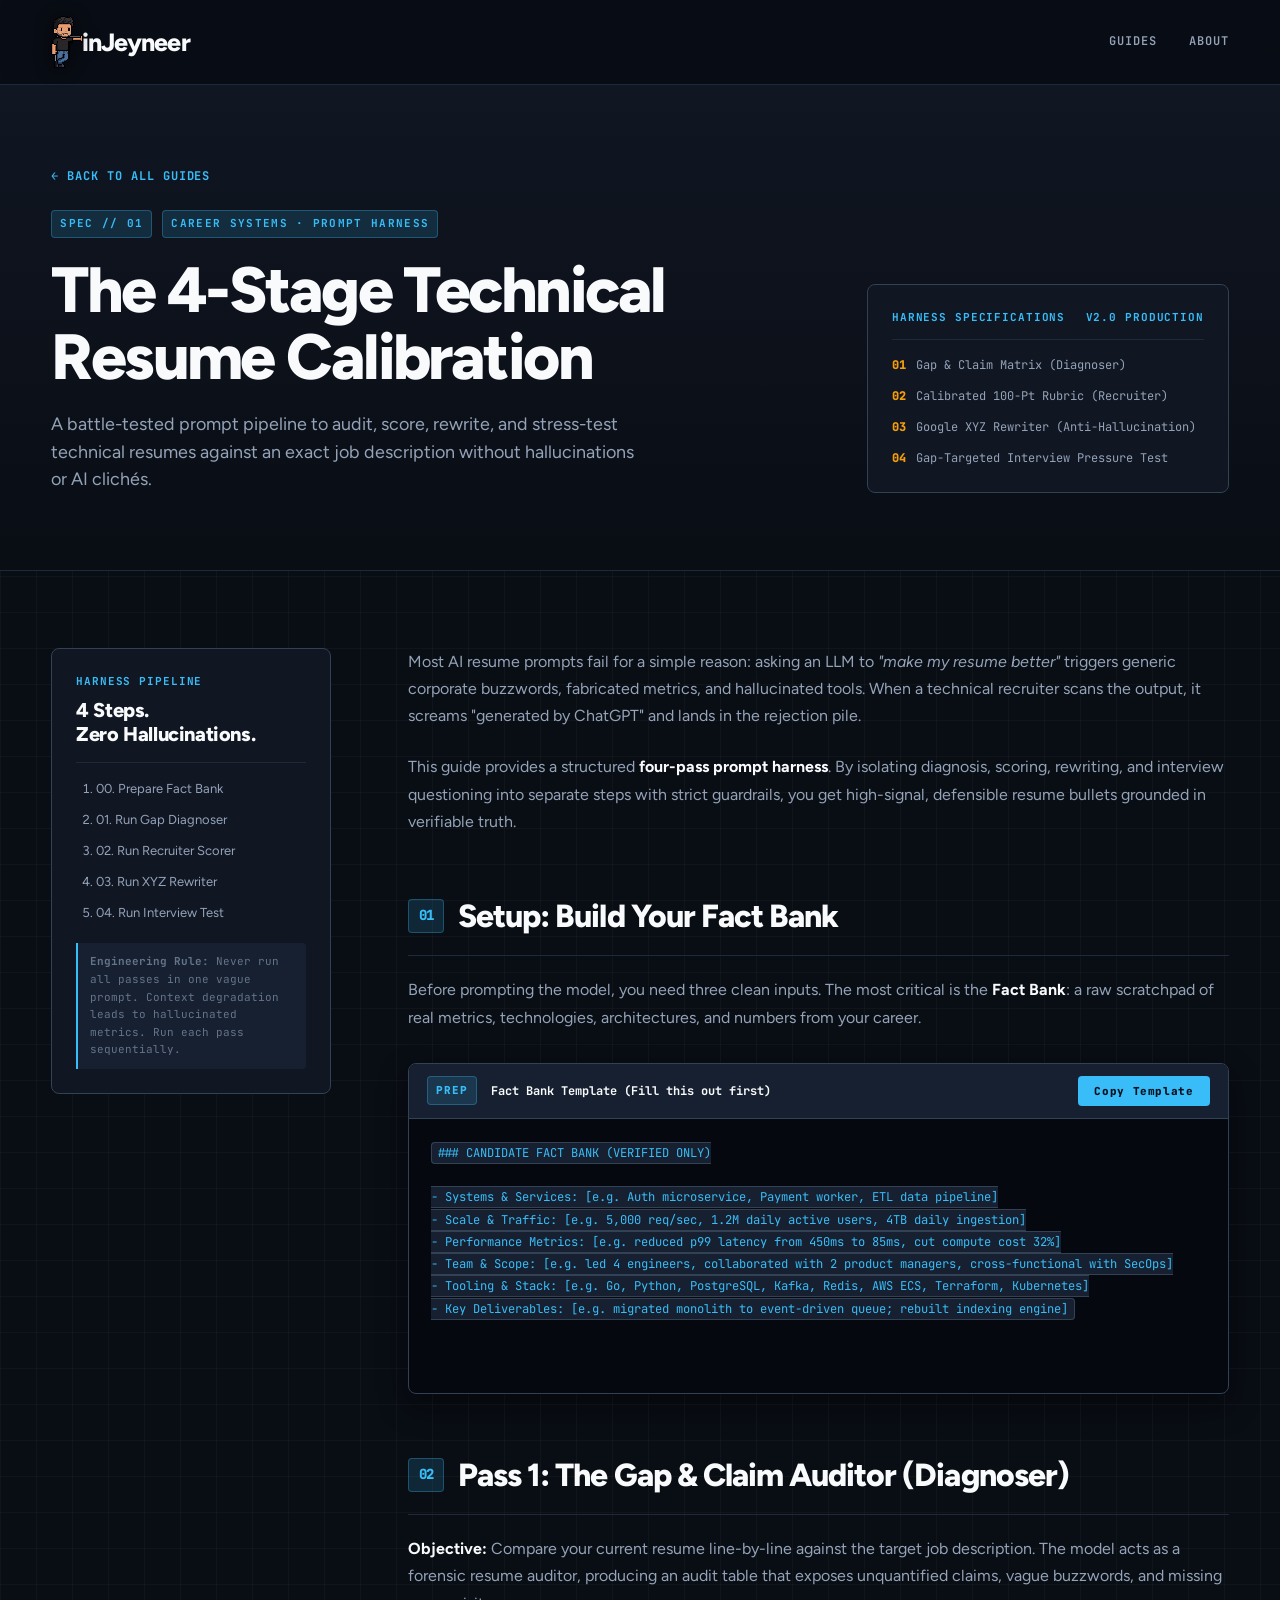
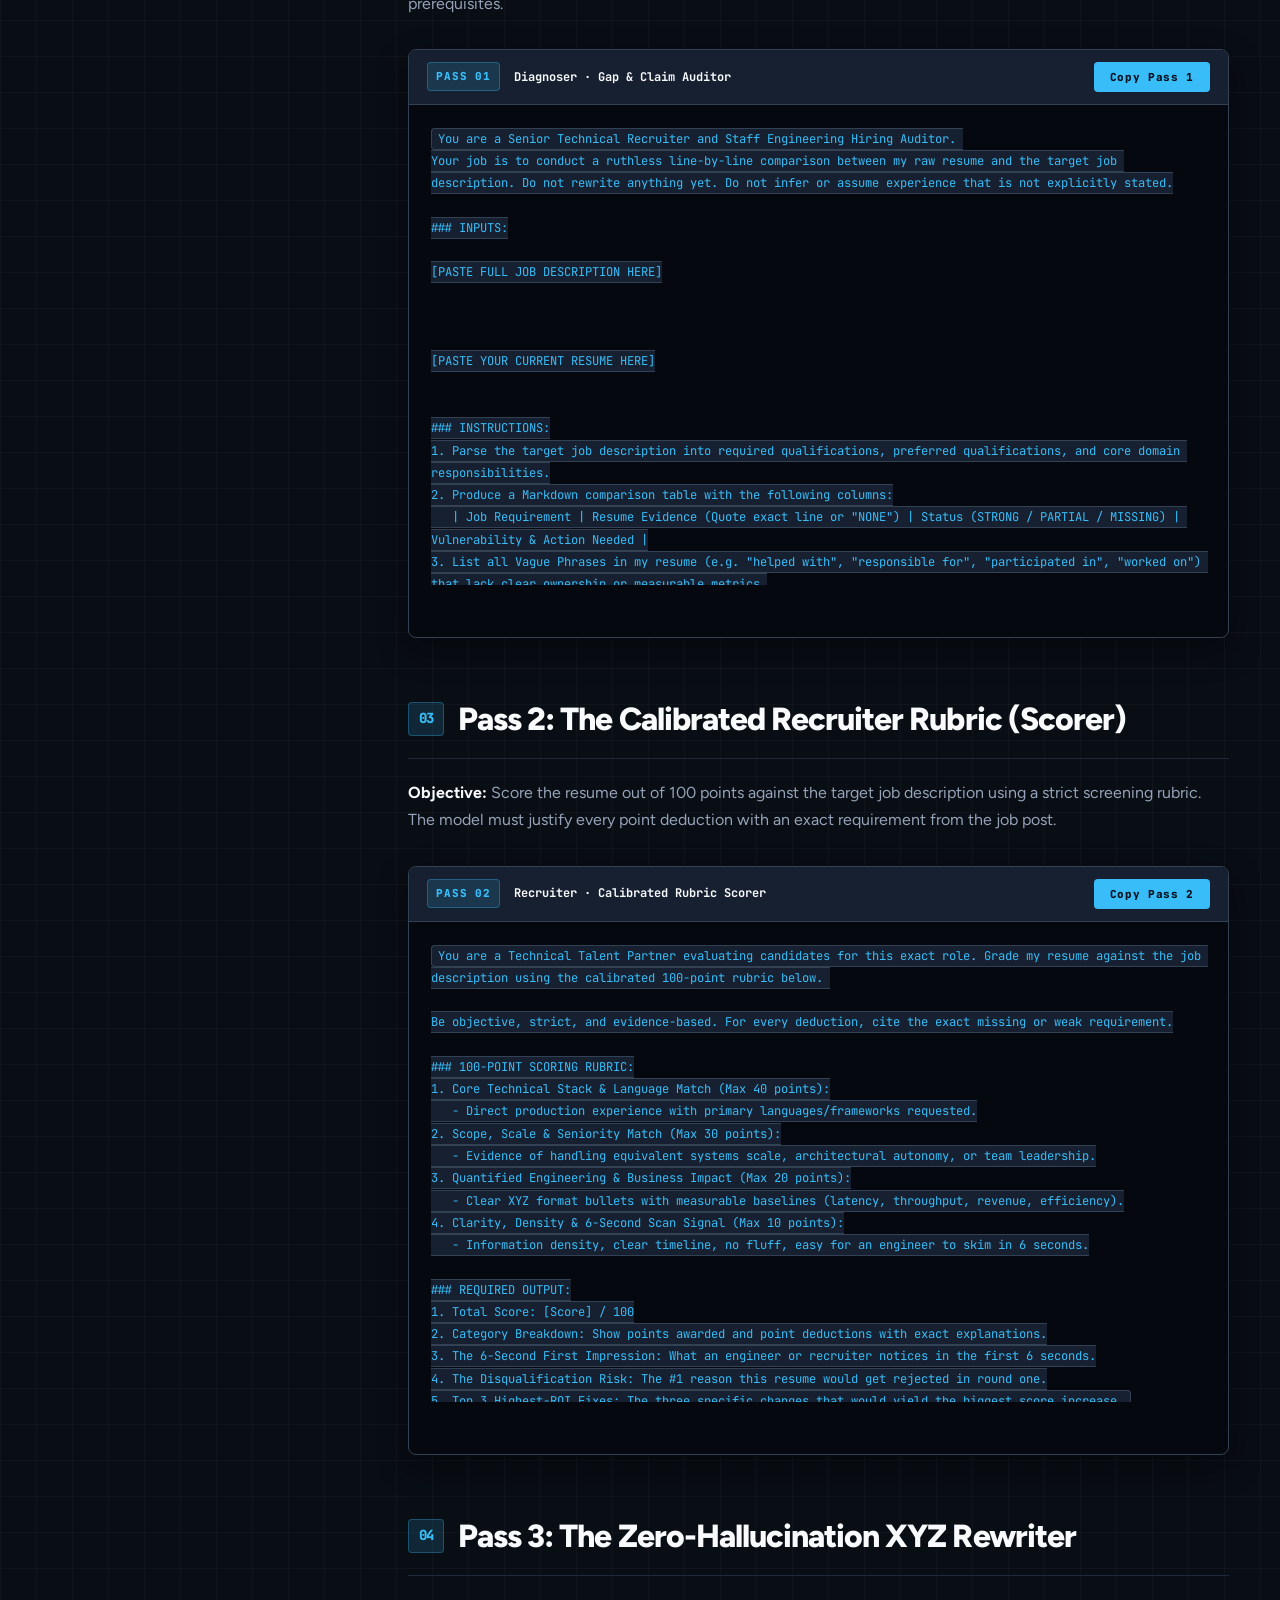
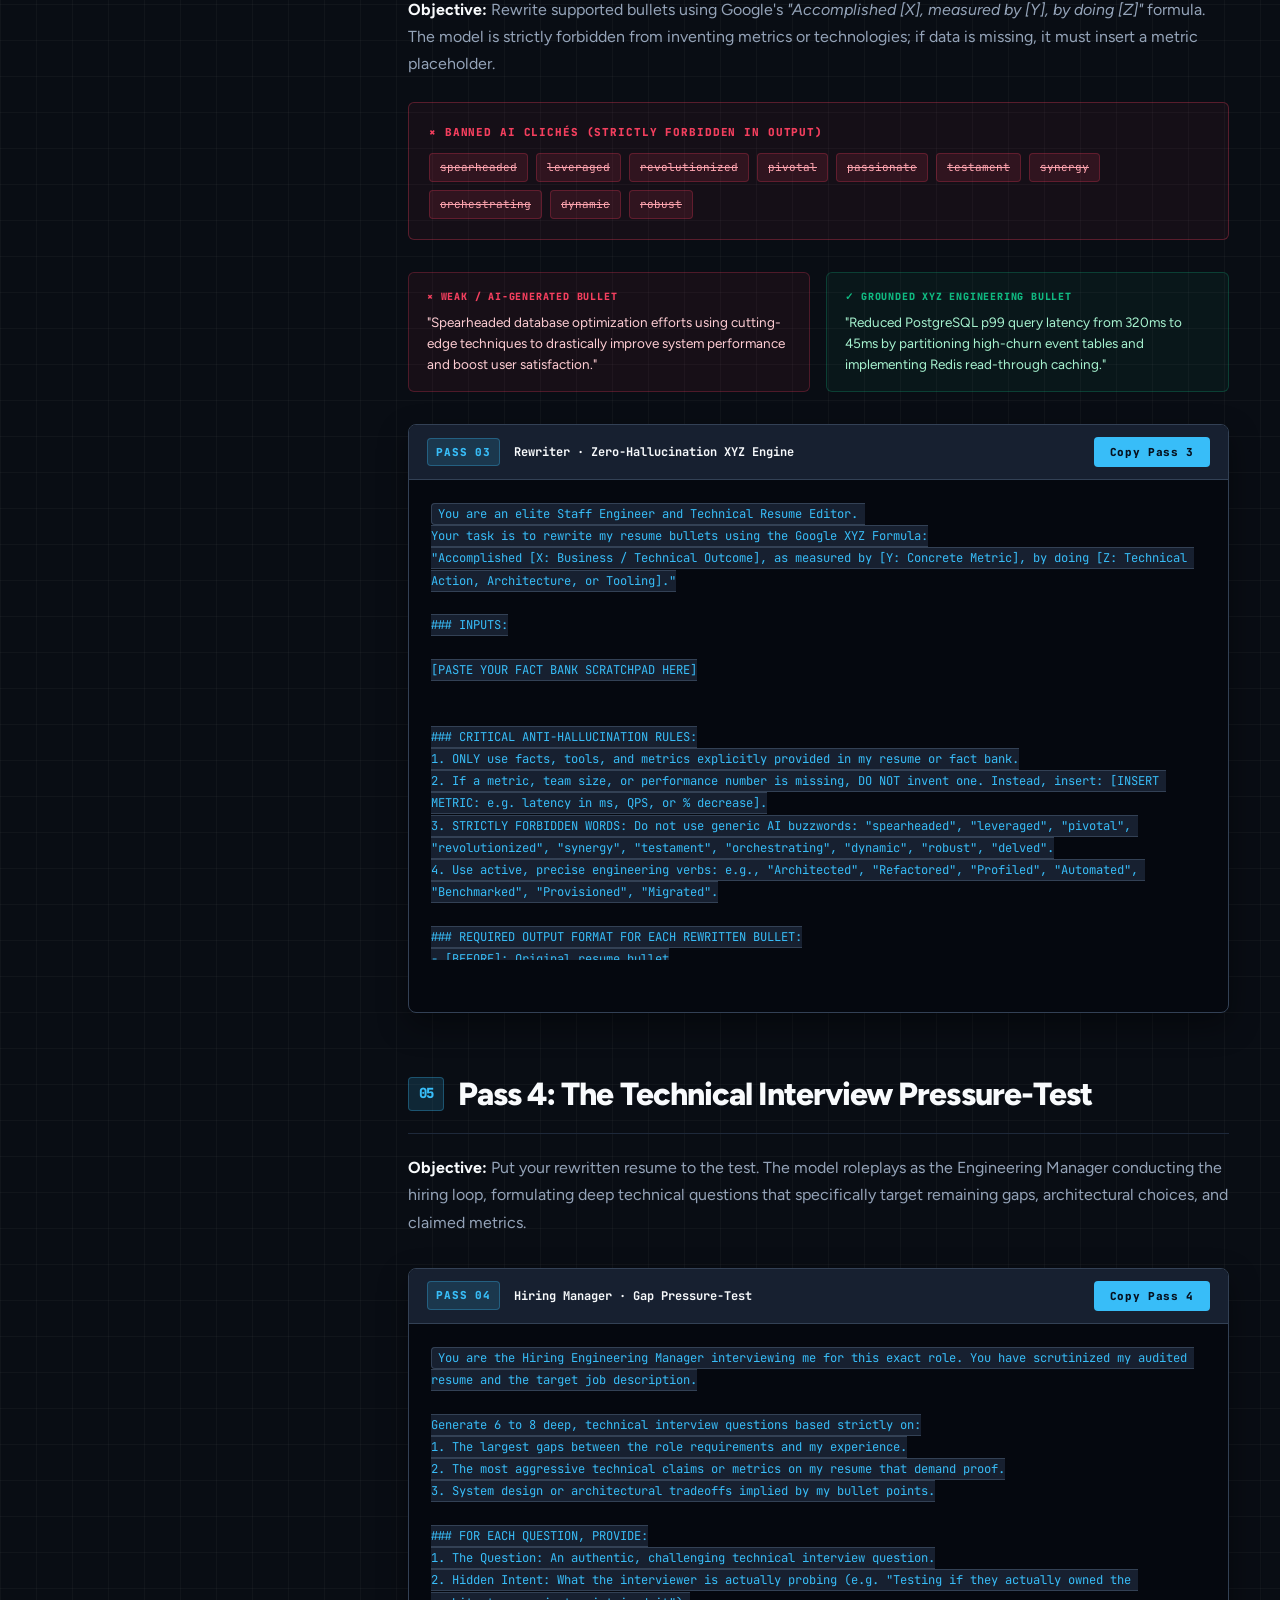
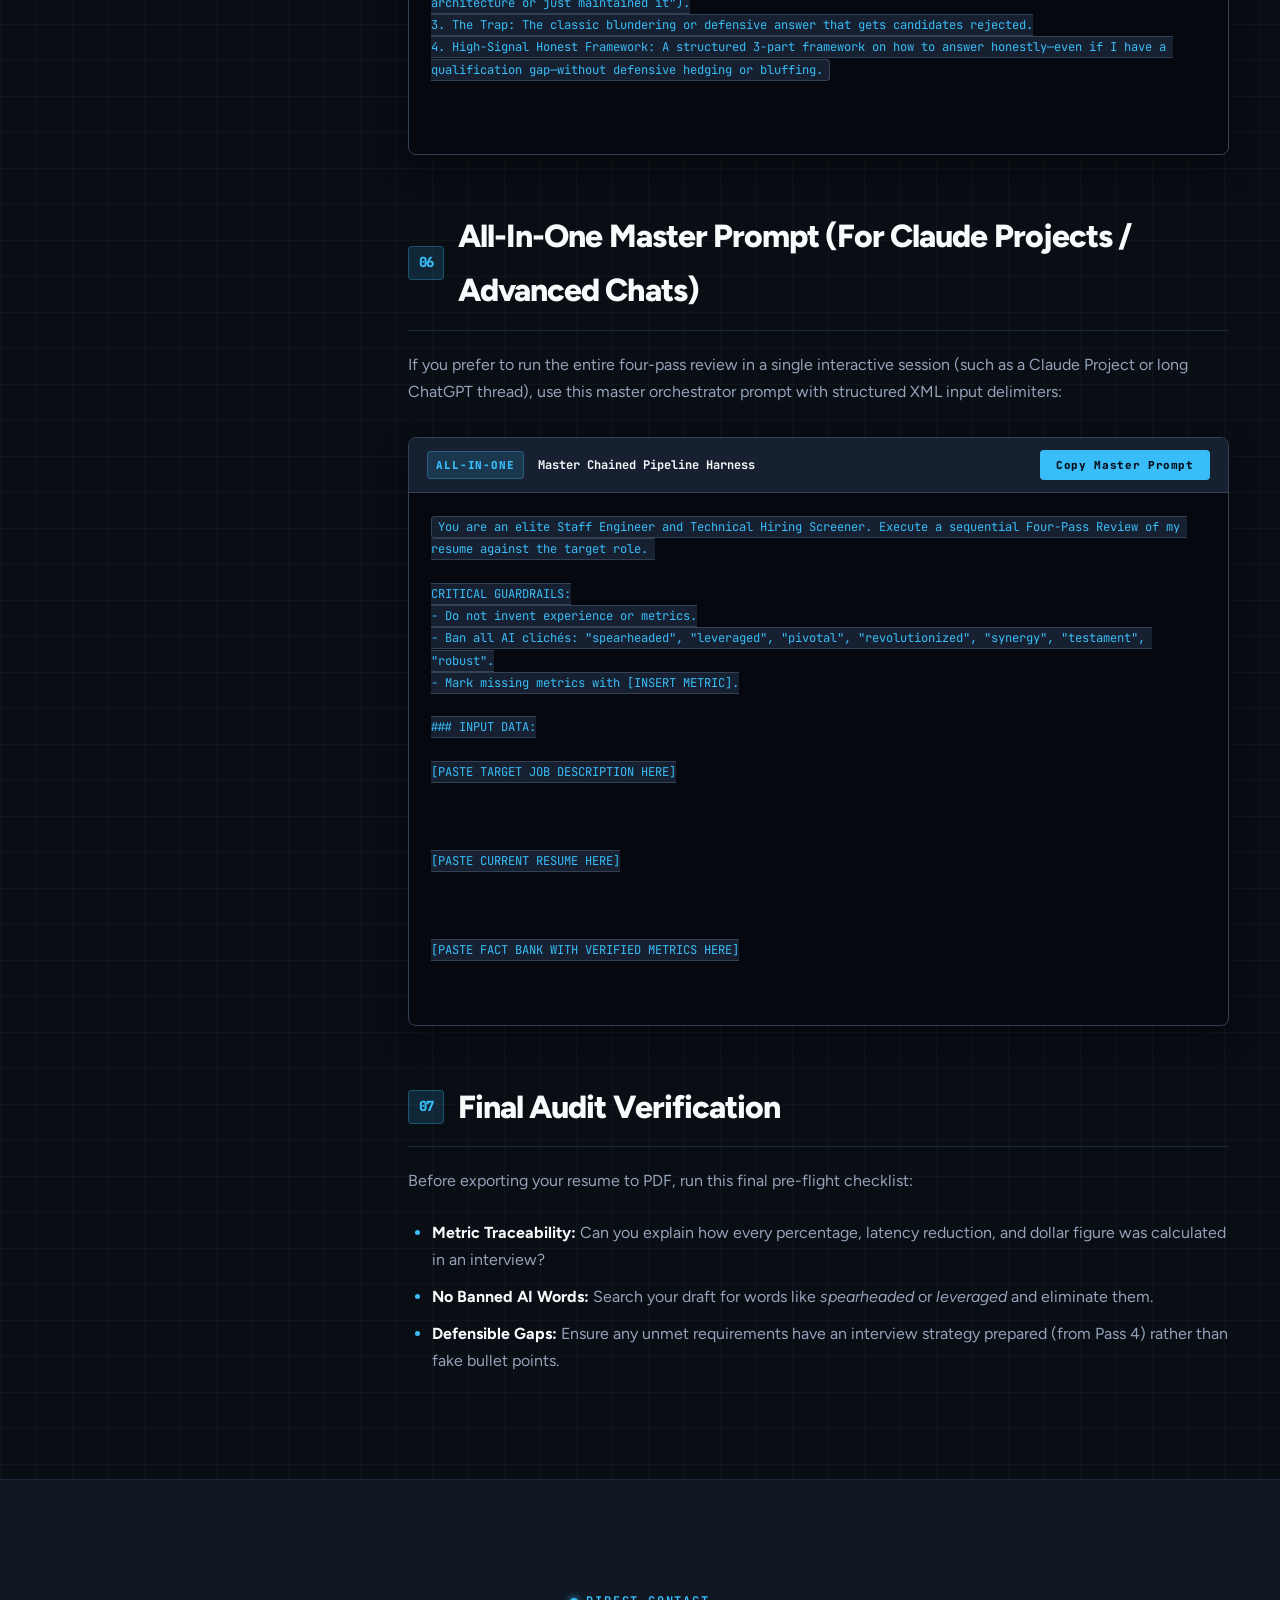
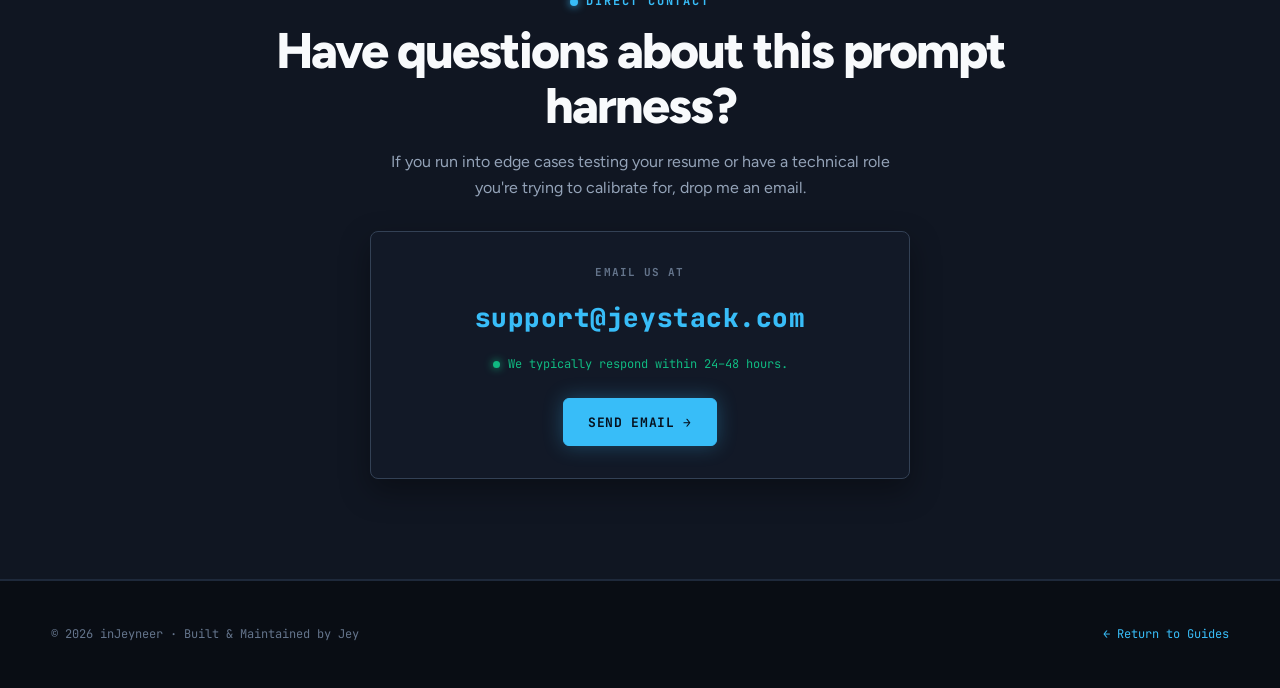
<file: guides/four-pass-ai-resume-review/index.html>
<!DOCTYPE html>
<html lang="en">
<head>
  <meta charset="UTF-8" />
  <meta name="viewport" content="width=device-width, initial-scale=1.0" />
  <title>The 4-Stage Technical Resume Calibration | inJeyneer</title>
  <meta name="description" content="An engineer-grade prompt system for auditing, scoring, rewriting, and interview-testing technical resumes against job descriptions." />

  <!-- Open Graph / Meta -->
  <meta property="og:type" content="article" />
  <meta property="og:title" content="The 4-Stage Technical Resume Calibration | inJeyneer" />
  <meta property="og:description" content="An engineer-grade prompt system for auditing, scoring, rewriting, and interview-testing technical resumes against job descriptions." />
  <meta property="og:image" content="../../assets/hero-photo.jpg" />
  <meta name="twitter:card" content="summary_large_image" />

  <link rel="icon" type="image/png" href="../../assets/mini-figure.png" />
  <link rel="stylesheet" href="../../styles.css" />
</head>
<body>

  <!-- Header -->
  <header class="site-header">
    <a class="wordmark" href="../../" aria-label="inJeyneer home">
      <img src="../../assets/pixel-character.png" alt="Jey leaning on inJeyneer" class="leaning-pixel-guy" width="31" height="52" />
      <div class="wordmark-title">
        <span>inJeyneer</span>
      </div>
    </a>
    <nav class="site-nav" aria-label="Primary navigation">
      <a class="nav-link" href="../../#guides">Guides</a>
      <a class="nav-link" href="../../about/">About</a>
    </nav>
  </header>

  <!-- Guide Hero -->
  <article>
    <header class="guide-page-hero">
      <div class="guide-hero-grid">
        <div class="guide-hero-copy">
          <a class="guide-back-link" href="../../#guides">&larr; Back to all guides</a>
          <div class="guide-kicker">
            <span>SPEC // 01</span>
            <span>Career Systems &middot; Prompt Harness</span>
          </div>
          <h1>The 4-Stage Technical Resume Calibration</h1>
          <p class="guide-page-description">
            A battle-tested prompt pipeline to audit, score, rewrite, and stress-test technical resumes against an exact job description without hallucinations or AI clichés.
          </p>
        </div>

        <!-- Spec summary box -->
        <aside class="guide-spec-box" aria-label="Specification Summary">
          <div class="guide-spec-header">
            <span>Harness Specifications</span>
            <span>v2.0 Production</span>
          </div>
          <ul>
            <li><span>01</span> Gap &amp; Claim Matrix (Diagnoser)</li>
            <li><span>02</span> Calibrated 100-Pt Rubric (Recruiter)</li>
            <li><span>03</span> Google XYZ Rewriter (Anti-Hallucination)</li>
            <li><span>04</span> Gap-Targeted Interview Pressure Test</li>
          </ul>
        </aside>
      </div>
    </header>

    <!-- Guide Workspace Layout -->
    <div class="guide-workspace">
      <!-- Sticky Sidebar Rail -->
      <aside class="guide-workspace-rail" aria-label="Execution Summary">
        <div class="rail-kicker">Harness Pipeline</div>
        <h2>4 Steps.<br />Zero Hallucinations.</h2>
        <ol>
          <li><a href="#prep" style="color: inherit;">00. Prepare Fact Bank</a></li>
          <li><a href="#pass-1" style="color: inherit;">01. Run Gap Diagnoser</a></li>
          <li><a href="#pass-2" style="color: inherit;">02. Run Recruiter Scorer</a></li>
          <li><a href="#pass-3" style="color: inherit;">03. Run XYZ Rewriter</a></li>
          <li><a href="#pass-4" style="color: inherit;">04. Run Interview Test</a></li>
        </ol>
        <div class="rail-note">
          <strong>Engineering Rule:</strong> Never run all passes in one vague prompt. Context degradation leads to hallucinated metrics. Run each pass sequentially.
        </div>
      </aside>

      <!-- Main Article Body -->
      <div class="guide-article">
        <p>
          Most AI resume prompts fail for a simple reason: asking an LLM to <em>"make my resume better"</em> triggers generic corporate buzzwords, fabricated metrics, and hallucinated tools. When a technical recruiter scans the output, it screams "generated by ChatGPT" and lands in the rejection pile.
        </p>
        <p>
          This guide provides a structured <strong>four-pass prompt harness</strong>. By isolating diagnosis, scoring, rewriting, and interview questioning into separate steps with strict guardrails, you get high-signal, defensible resume bullets grounded in verifiable truth.
        </p>

        <!-- Preparation Section -->
        <h2 id="prep">Setup: Build Your Fact Bank</h2>
        <p>
          Before prompting the model, you need three clean inputs. The most critical is the <strong>Fact Bank</strong>: a raw scratchpad of real metrics, technologies, architectures, and numbers from your career.
        </p>

        <section class="guide-copy-block" aria-label="Fact Bank Template">
          <div class="guide-copy-heading">
            <span class="pass-pill">PREP</span>
            <span class="heading-title">Fact Bank Template (Fill this out first)</span>
            <button class="guide-copy-button" type="button" data-copy-target="fact-bank-template">Copy Template</button>
          </div>
          <pre class="guide-copy-scroll"><code id="fact-bank-template">### CANDIDATE FACT BANK (VERIFIED ONLY)

- Systems & Services: [e.g. Auth microservice, Payment worker, ETL data pipeline]
- Scale & Traffic: [e.g. 5,000 req/sec, 1.2M daily active users, 4TB daily ingestion]
- Performance Metrics: [e.g. reduced p99 latency from 450ms to 85ms, cut compute cost 32%]
- Team & Scope: [e.g. led 4 engineers, collaborated with 2 product managers, cross-functional with SecOps]
- Tooling & Stack: [e.g. Go, Python, PostgreSQL, Kafka, Redis, AWS ECS, Terraform, Kubernetes]
- Key Deliverables: [e.g. migrated monolith to event-driven queue; rebuilt indexing engine]</code></pre>
          <p class="guide-copy-status" aria-live="polite"></p>
        </section>

        <!-- Pass 1: Diagnoser -->
        <h2 id="pass-1">Pass 1: The Gap &amp; Claim Auditor (Diagnoser)</h2>
        <p>
          <strong>Objective:</strong> Compare your current resume line-by-line against the target job description. The model acts as a forensic resume auditor, producing an audit table that exposes unquantified claims, vague buzzwords, and missing prerequisites.
        </p>

        <section class="guide-copy-block" aria-label="Pass 1 Prompt">
          <div class="guide-copy-heading">
            <span class="pass-pill">PASS 01</span>
            <span class="heading-title">Diagnoser &middot; Gap &amp; Claim Auditor</span>
            <button class="guide-copy-button" type="button" data-copy-target="pass-1-prompt">Copy Pass 1</button>
          </div>
          <pre class="guide-copy-scroll"><code id="pass-1-prompt">You are a Senior Technical Recruiter and Staff Engineering Hiring Auditor. 
Your job is to conduct a ruthless line-by-line comparison between my raw resume and the target job description. Do not rewrite anything yet. Do not infer or assume experience that is not explicitly stated.

### INPUTS:
<target_job_description>
[PASTE FULL JOB DESCRIPTION HERE]
</target_job_description>

<current_resume>
[PASTE YOUR CURRENT RESUME HERE]
</current_resume>

### INSTRUCTIONS:
1. Parse the target job description into required qualifications, preferred qualifications, and core domain responsibilities.
2. Produce a Markdown comparison table with the following columns:
   | Job Requirement | Resume Evidence (Quote exact line or "NONE") | Status (STRONG / PARTIAL / MISSING) | Vulnerability & Action Needed |
3. List all Vague Phrases in my resume (e.g. "helped with", "responsible for", "participated in", "worked on") that lack clear ownership or measurable metrics.
4. Highlight any Unsubstantiated Claims where I claimed an outcome (e.g. "improved performance") without stating baseline, metric, or technical mechanism.
5. Provide a summary of the 3 biggest disqualifying gaps that would prevent me from passing an initial screening.</code></pre>
          <p class="guide-copy-status" aria-live="polite"></p>
        </section>

        <!-- Pass 2: Recruiter -->
        <h2 id="pass-2">Pass 2: The Calibrated Recruiter Rubric (Scorer)</h2>
        <p>
          <strong>Objective:</strong> Score the resume out of 100 points against the target job description using a strict screening rubric. The model must justify every point deduction with an exact requirement from the job post.
        </p>

        <section class="guide-copy-block" aria-label="Pass 2 Prompt">
          <div class="guide-copy-heading">
            <span class="pass-pill">PASS 02</span>
            <span class="heading-title">Recruiter &middot; Calibrated Rubric Scorer</span>
            <button class="guide-copy-button" type="button" data-copy-target="pass-2-prompt">Copy Pass 2</button>
          </div>
          <pre class="guide-copy-scroll"><code id="pass-2-prompt">You are a Technical Talent Partner evaluating candidates for this exact role. Grade my resume against the job description using the calibrated 100-point rubric below. 

Be objective, strict, and evidence-based. For every deduction, cite the exact missing or weak requirement.

### 100-POINT SCORING RUBRIC:
1. Core Technical Stack & Language Match (Max 40 points):
   - Direct production experience with primary languages/frameworks requested.
2. Scope, Scale & Seniority Match (Max 30 points):
   - Evidence of handling equivalent systems scale, architectural autonomy, or team leadership.
3. Quantified Engineering & Business Impact (Max 20 points):
   - Clear XYZ format bullets with measurable baselines (latency, throughput, revenue, efficiency).
4. Clarity, Density & 6-Second Scan Signal (Max 10 points):
   - Information density, clear timeline, no fluff, easy for an engineer to skim in 6 seconds.

### REQUIRED OUTPUT:
1. Total Score: [Score] / 100
2. Category Breakdown: Show points awarded and point deductions with exact explanations.
3. The 6-Second First Impression: What an engineer or recruiter notices in the first 6 seconds.
4. The Disqualification Risk: The #1 reason this resume would get rejected in round one.
5. Top 3 Highest-ROI Fixes: The three specific changes that would yield the biggest score increase.</code></pre>
          <p class="guide-copy-status" aria-live="polite"></p>
        </section>

        <!-- Pass 3: Rewriter -->
        <h2 id="pass-3">Pass 3: The Zero-Hallucination XYZ Rewriter</h2>
        <p>
          <strong>Objective:</strong> Rewrite supported bullets using Google's <em>"Accomplished [X], measured by [Y], by doing [Z]"</em> formula. The model is strictly forbidden from inventing metrics or technologies; if data is missing, it must insert a metric placeholder.
        </p>

        <div class="banned-box">
          <div class="banned-box-title">&times; Banned AI Clichés (Strictly Forbidden in Output)</div>
          <div class="banned-tags">
            <span class="banned-tag">spearheaded</span>
            <span class="banned-tag">leveraged</span>
            <span class="banned-tag">revolutionized</span>
            <span class="banned-tag">pivotal</span>
            <span class="banned-tag">passionate</span>
            <span class="banned-tag">testament</span>
            <span class="banned-tag">synergy</span>
            <span class="banned-tag">orchestrating</span>
            <span class="banned-tag">dynamic</span>
            <span class="banned-tag">robust</span>
          </div>
        </div>

        <div class="diff-container">
          <div class="diff-card diff-card-before">
            <div class="diff-header">&times; Weak / AI-Generated Bullet</div>
            "Spearheaded database optimization efforts using cutting-edge techniques to drastically improve system performance and boost user satisfaction."
          </div>
          <div class="diff-card diff-card-after">
            <div class="diff-header">&check; Grounded XYZ Engineering Bullet</div>
            "Reduced PostgreSQL p99 query latency from 320ms to 45ms by partitioning high-churn event tables and implementing Redis read-through caching."
          </div>
        </div>

        <section class="guide-copy-block" aria-label="Pass 3 Prompt">
          <div class="guide-copy-heading">
            <span class="pass-pill">PASS 03</span>
            <span class="heading-title">Rewriter &middot; Zero-Hallucination XYZ Engine</span>
            <button class="guide-copy-button" type="button" data-copy-target="pass-3-prompt">Copy Pass 3</button>
          </div>
          <pre class="guide-copy-scroll"><code id="pass-3-prompt">You are an elite Staff Engineer and Technical Resume Editor. 
Your task is to rewrite my resume bullets using the Google XYZ Formula:
"Accomplished [X: Business / Technical Outcome], as measured by [Y: Concrete Metric], by doing [Z: Technical Action, Architecture, or Tooling]."

### INPUTS:
<fact_bank>
[PASTE YOUR FACT BANK SCRATCHPAD HERE]
</fact_bank>

### CRITICAL ANTI-HALLUCINATION RULES:
1. ONLY use facts, tools, and metrics explicitly provided in my resume or fact bank.
2. If a metric, team size, or performance number is missing, DO NOT invent one. Instead, insert: [INSERT METRIC: e.g. latency in ms, QPS, or % decrease].
3. STRICTLY FORBIDDEN WORDS: Do not use generic AI buzzwords: "spearheaded", "leveraged", "pivotal", "revolutionized", "synergy", "testament", "orchestrating", "dynamic", "robust", "delved".
4. Use active, precise engineering verbs: e.g., "Architected", "Refactored", "Profiled", "Automated", "Benchmarked", "Provisioned", "Migrated".

### REQUIRED OUTPUT FORMAT FOR EACH REWRITTEN BULLET:
- [BEFORE]: Original resume bullet
- [AFTER (XYZ)]: Accomplished [X], measured by [Y], by doing [Z]
- [EVIDENCE SOURCE]: What part of the fact bank/resume verified this claim, or [NEEDS FACT] if verification is needed.</code></pre>
          <p class="guide-copy-status" aria-live="polite"></p>
        </section>

        <!-- Pass 4: Hiring Manager -->
        <h2 id="pass-4">Pass 4: The Technical Interview Pressure-Test</h2>
        <p>
          <strong>Objective:</strong> Put your rewritten resume to the test. The model roleplays as the Engineering Manager conducting the hiring loop, formulating deep technical questions that specifically target remaining gaps, architectural choices, and claimed metrics.
        </p>

        <section class="guide-copy-block" aria-label="Pass 4 Prompt">
          <div class="guide-copy-heading">
            <span class="pass-pill">PASS 04</span>
            <span class="heading-title">Hiring Manager &middot; Gap Pressure-Test</span>
            <button class="guide-copy-button" type="button" data-copy-target="pass-4-prompt">Copy Pass 4</button>
          </div>
          <pre class="guide-copy-scroll"><code id="pass-4-prompt">You are the Hiring Engineering Manager interviewing me for this exact role. You have scrutinized my audited resume and the target job description.

Generate 6 to 8 deep, technical interview questions based strictly on:
1. The largest gaps between the role requirements and my experience.
2. The most aggressive technical claims or metrics on my resume that demand proof.
3. System design or architectural tradeoffs implied by my bullet points.

### FOR EACH QUESTION, PROVIDE:
1. The Question: An authentic, challenging technical interview question.
2. Hidden Intent: What the interviewer is actually probing (e.g. "Testing if they actually owned the architecture or just maintained it").
3. The Trap: The classic blundering or defensive answer that gets candidates rejected.
4. High-Signal Honest Framework: A structured 3-part framework on how to answer honestly—even if I have a qualification gap—without defensive hedging or bluffing.</code></pre>
          <p class="guide-copy-status" aria-live="polite"></p>
        </section>

        <!-- Master Chained Prompt Option -->
        <h2>All-In-One Master Prompt (For Claude Projects / Advanced Chats)</h2>
        <p>
          If you prefer to run the entire four-pass review in a single interactive session (such as a Claude Project or long ChatGPT thread), use this master orchestrator prompt with structured XML input delimiters:
        </p>

        <section class="guide-copy-block" aria-label="Master Chained Prompt">
          <div class="guide-copy-heading">
            <span class="pass-pill">ALL-IN-ONE</span>
            <span class="heading-title">Master Chained Pipeline Harness</span>
            <button class="guide-copy-button" type="button" data-copy-target="master-prompt">Copy Master Prompt</button>
          </div>
          <pre class="guide-copy-scroll"><code id="master-prompt">You are an elite Staff Engineer and Technical Hiring Screener. Execute a sequential Four-Pass Review of my resume against the target role. 

CRITICAL GUARDRAILS:
- Do not invent experience or metrics.
- Ban all AI clichés: "spearheaded", "leveraged", "pivotal", "revolutionized", "synergy", "testament", "robust".
- Mark missing metrics with [INSERT METRIC].

### INPUT DATA:
<target_job_description>
[PASTE TARGET JOB DESCRIPTION HERE]
</target_job_description>

<current_resume>
[PASTE CURRENT RESUME HERE]
</current_resume>

<fact_bank>
[PASTE FACT BANK WITH VERIFIED METRICS HERE]
</fact_bank>

### EXECUTE IN 4 SEQUENTIAL SECTIONS:

### SECTION 1: GAP & CLAIM AUDITOR (DIAGNOSER)
Produce a Markdown audit table comparing every stated job requirement against my resume evidence, rating each as STRONG, PARTIAL, or MISSING. List all vague bullets lacking clear ownership.

### SECTION 2: CALIBRATED RECRUITER SCORING (100 PTS)
Score out of 100 based on Tech Stack Match (40 pts), Scope & Scale (30 pts), Quantified Impact (20 pts), and 6-Second Scan Signal (10 pts). Itemize every point deduction.

### SECTION 3: ZERO-HALLUCINATION XYZ REWRITER
Rewrite every supported bullet point using: "Accomplished [X], measured by [Y], by doing [Z]". Use only facts from my resume and fact bank. Show BEFORE and AFTER for each.

### SECTION 4: HIRING MANAGER PRESSURE-TEST
Provide 6 technical interview questions targeting my biggest gaps, along with the interviewer's hidden intent, the common trap, and an honest high-signal answer framework.</code></pre>
          <p class="guide-copy-status" aria-live="polite"></p>
        </section>

        <!-- Final Audit Protocol -->
        <h2>Final Audit Verification</h2>
        <p>
          Before exporting your resume to PDF, run this final pre-flight checklist:
        </p>
        <ul>
          <li><strong>Metric Traceability:</strong> Can you explain how every percentage, latency reduction, and dollar figure was calculated in an interview?</li>
          <li><strong>No Banned AI Words:</strong> Search your draft for words like <em>spearheaded</em> or <em>leveraged</em> and eliminate them.</li>
          <li><strong>Defensible Gaps:</strong> Ensure any unmet requirements have an interview strategy prepared (from Pass 4) rather than fake bullet points.</li>
        </ul>
      </div>
    </div>
  </article>

  <!-- Direct Email Contact Section -->
  <section class="contact-section" id="contact">
    <div class="contact-inner">
      <p class="eyebrow" style="justify-content: center;">Direct Contact</p>
      <h2>Have questions about this prompt harness?</h2>
      <p class="contact-desc">
        If you run into edge cases testing your resume or have a technical role you're trying to calibrate for, drop me an email.
      </p>

      <div class="contact-card">
        <span class="contact-label">Email us at</span>
        <a class="contact-email-link" href="mailto:support@jeystack.com?subject=Four-Pass%20Resume%20Harness%20Inquiry">support@jeystack.com</a>
        <p class="contact-response-time">
          <span class="pulse-dot"></span>
          We typically respond within 24–48 hours.
        </p>
        <div class="contact-actions">
          <a class="button button-primary" href="mailto:support@jeystack.com?subject=Four-Pass%20Resume%20Harness%20Inquiry">Send Email &rarr;</a>
        </div>
      </div>
    </div>
  </section>

  <!-- Site Footer -->
  <footer class="site-footer">
    <div class="site-footer-inner">
      <p>&copy; 2026 inJeyneer &middot; Built &amp; Maintained by Jey</p>
      <p><a href="../../#guides">&larr; Return to Guides</a></p>
    </div>
  </footer>

  <script src="../../main.js"></script>
</body>
</html>
</file>
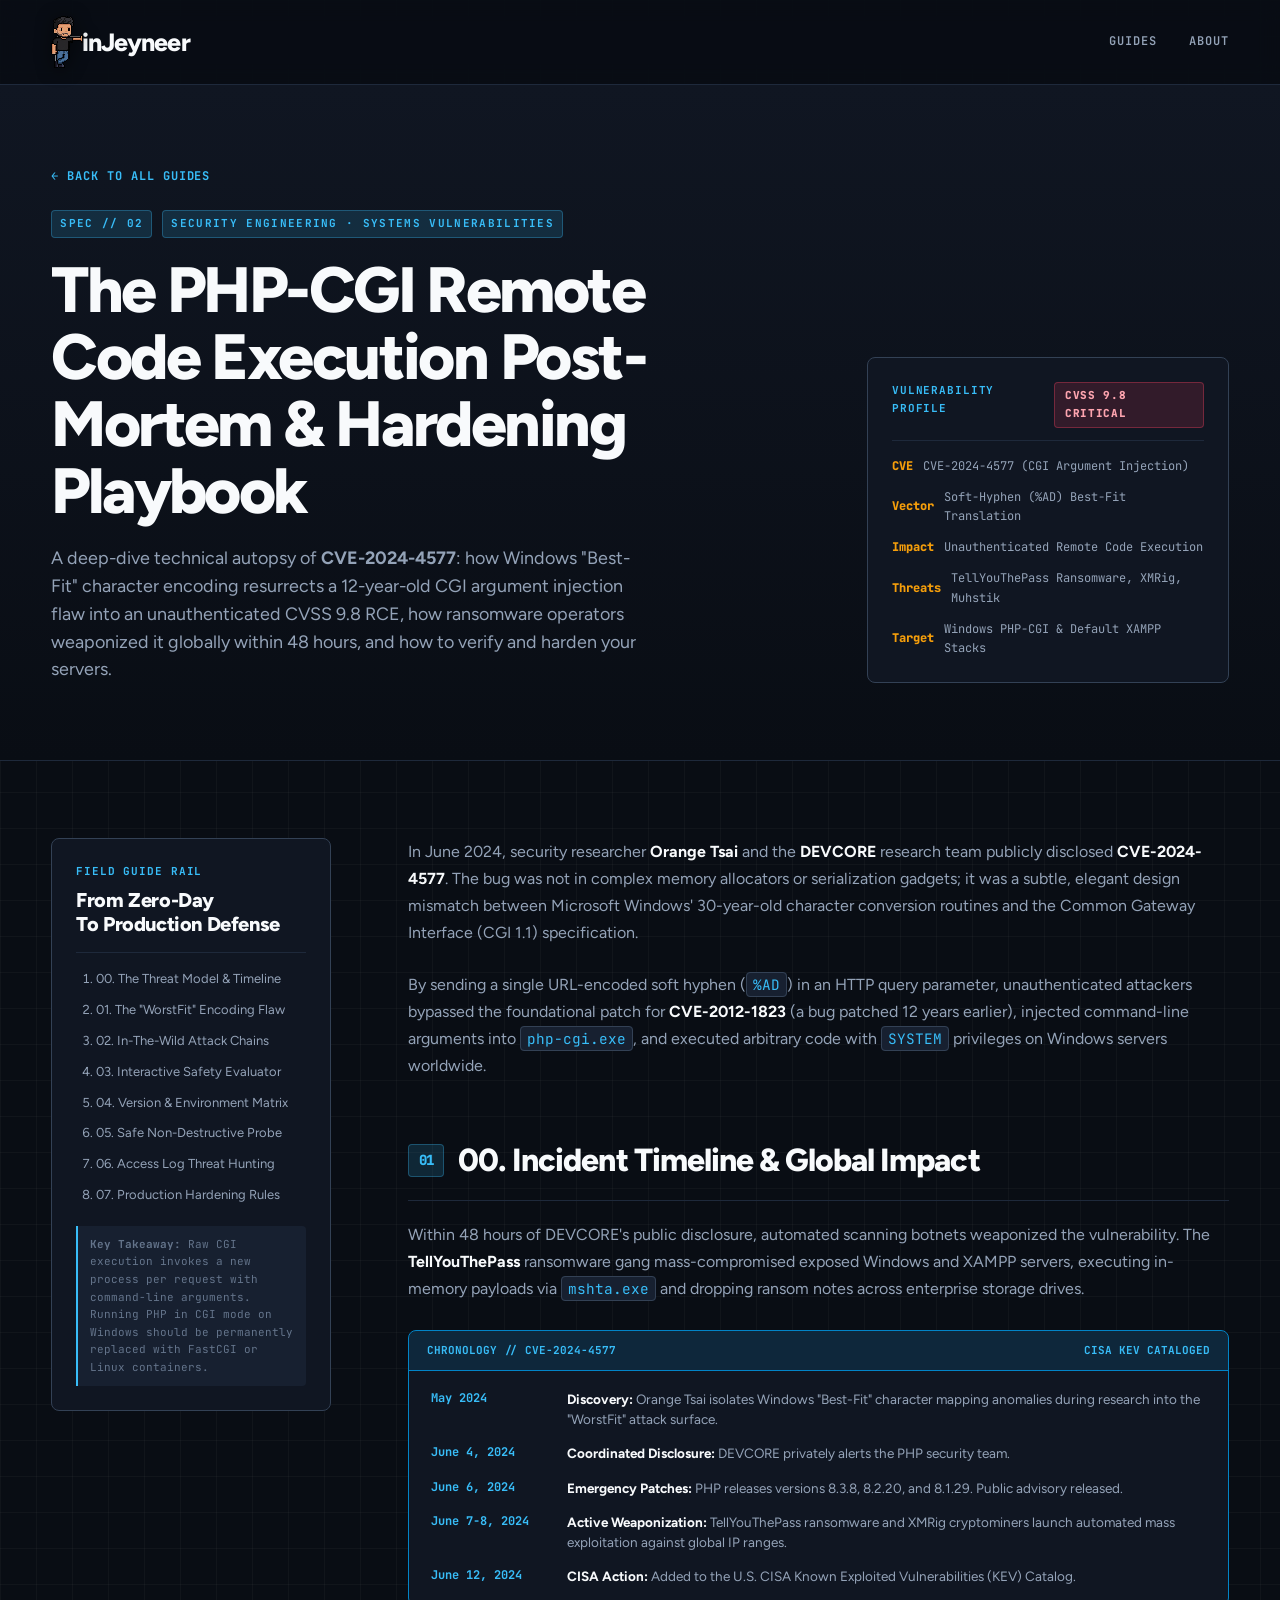
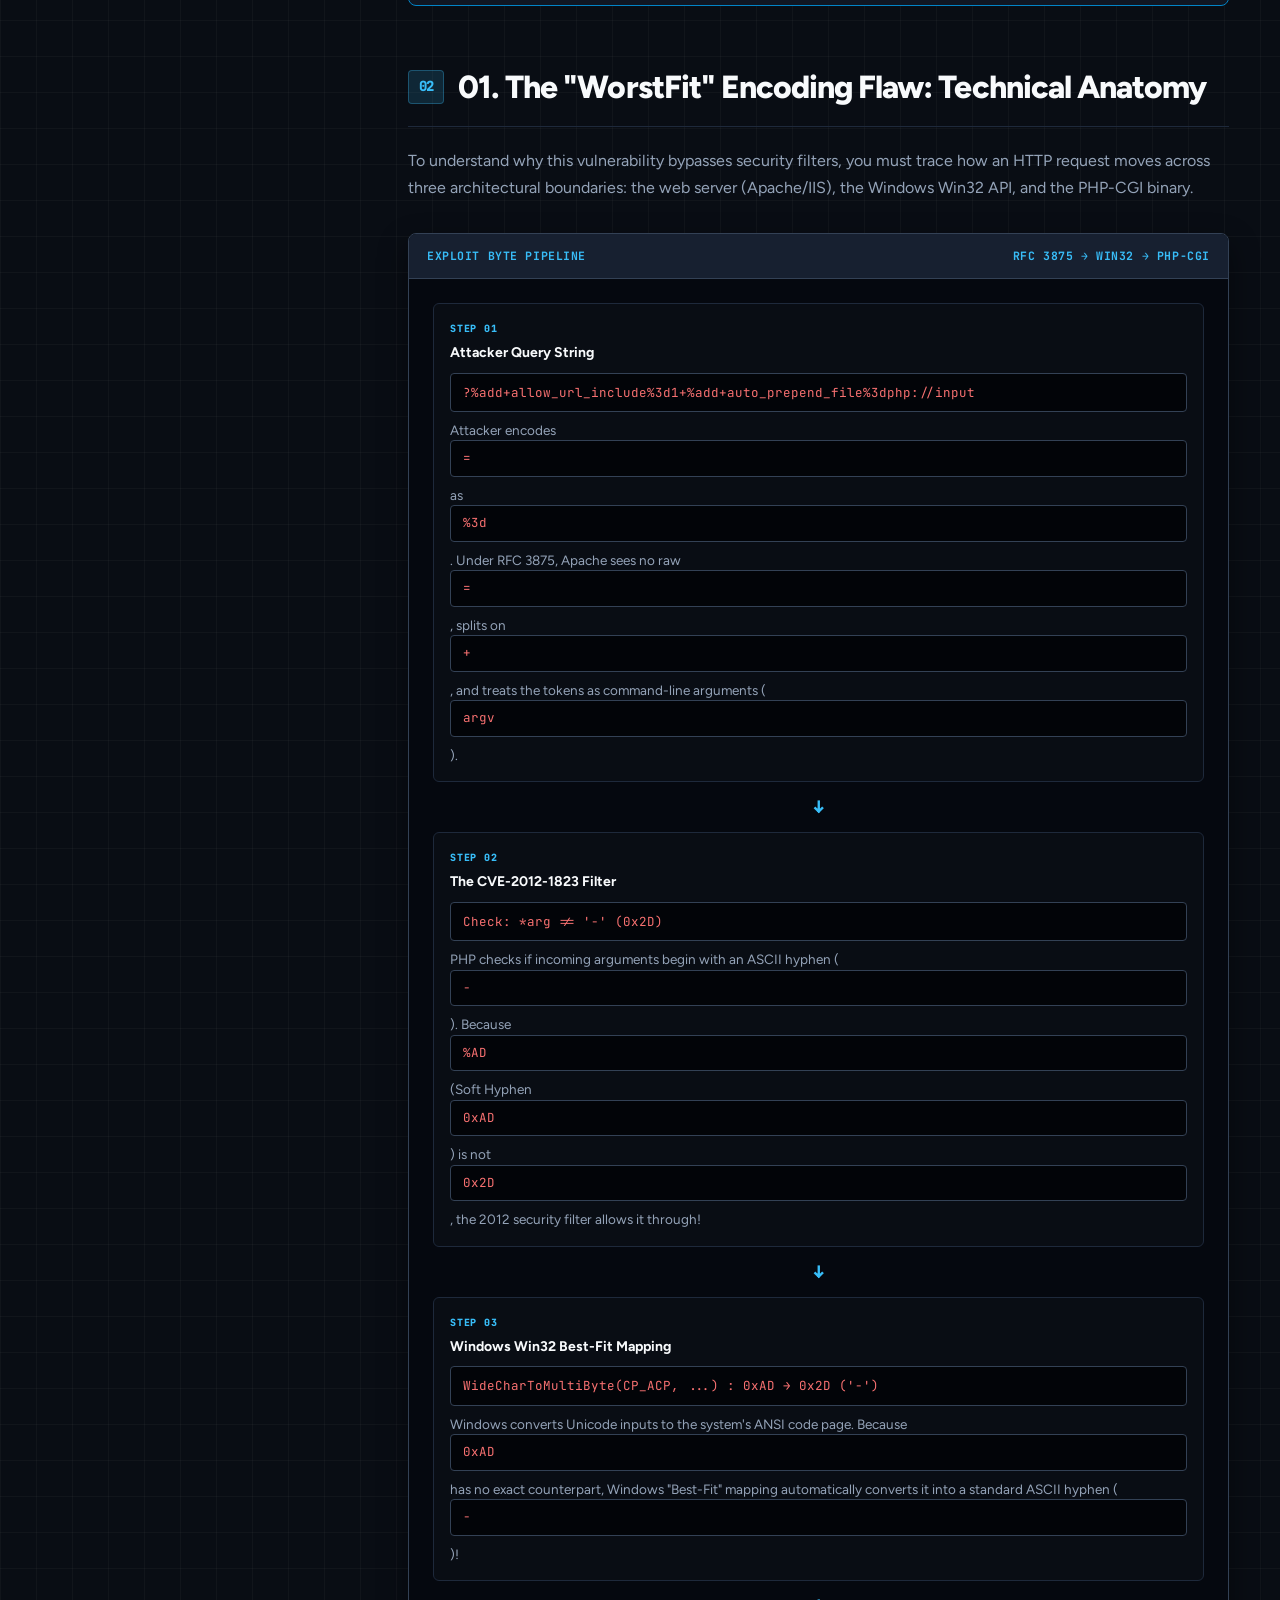
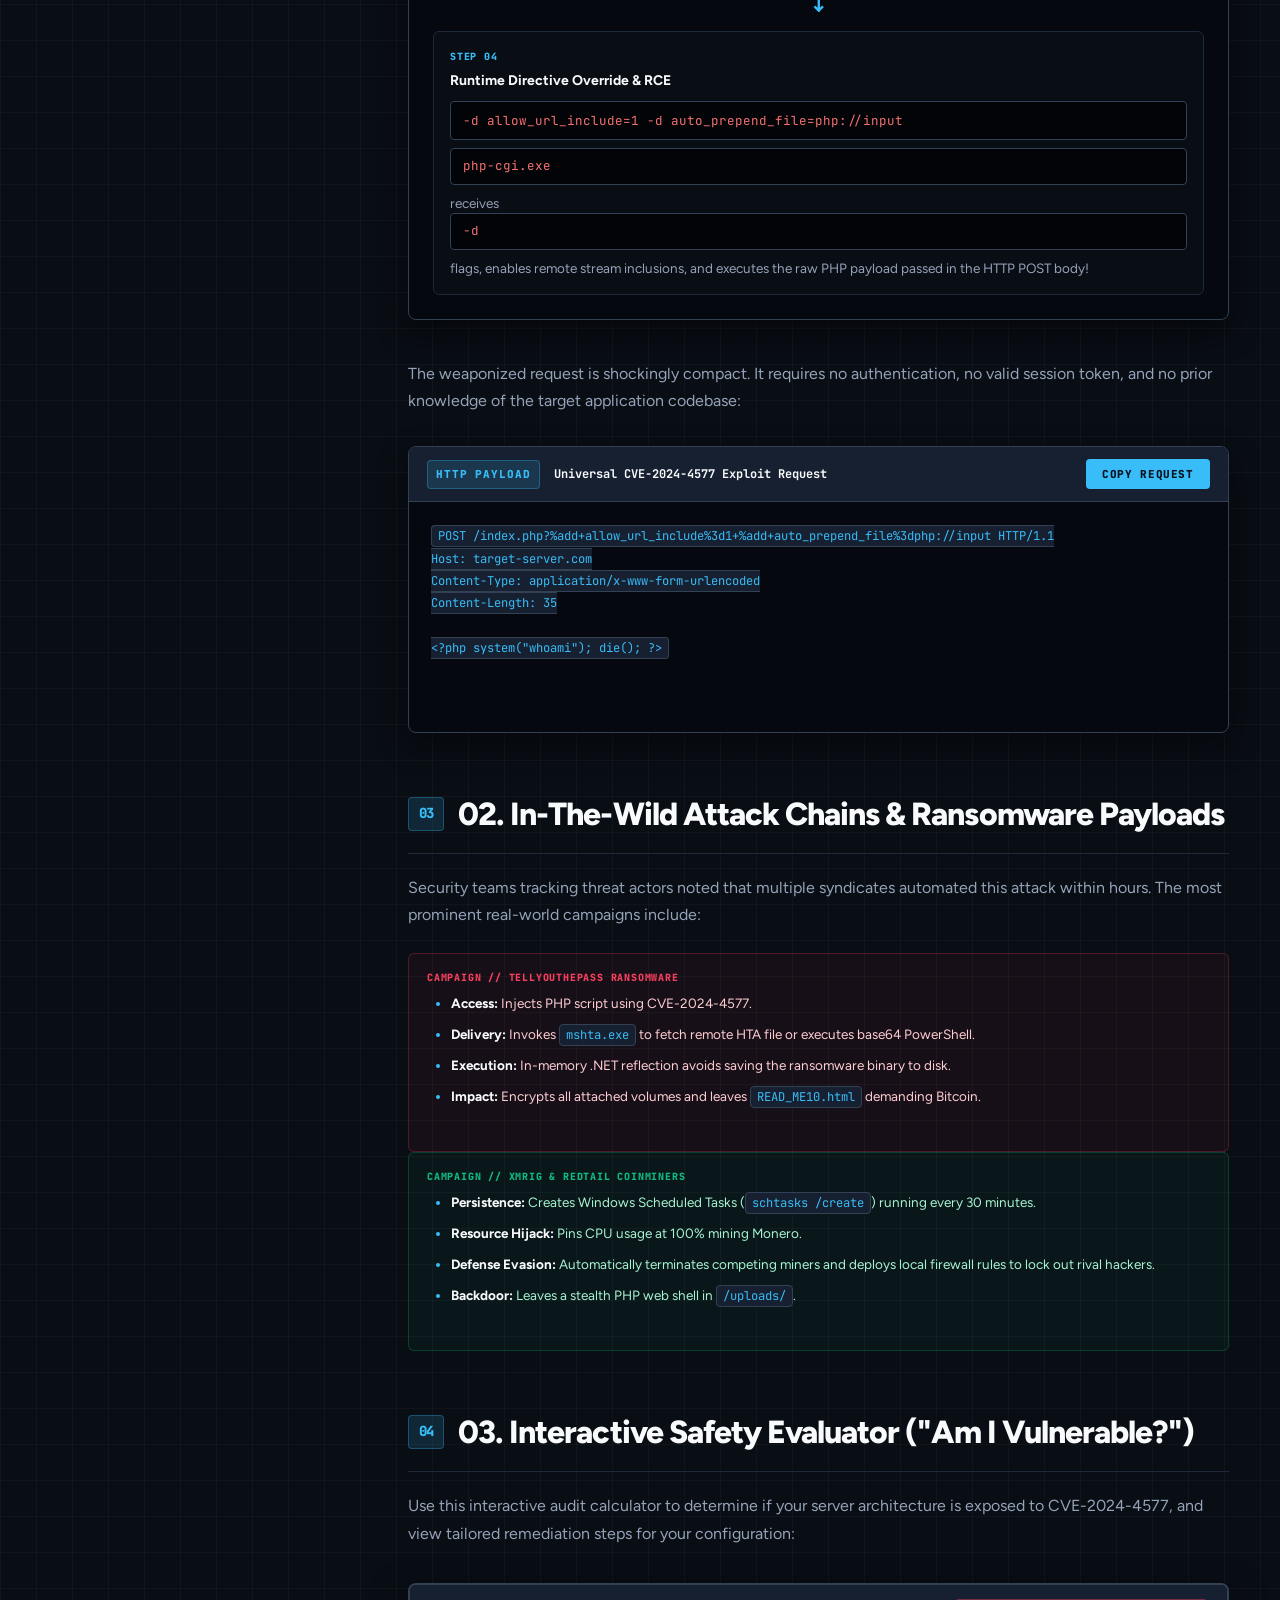
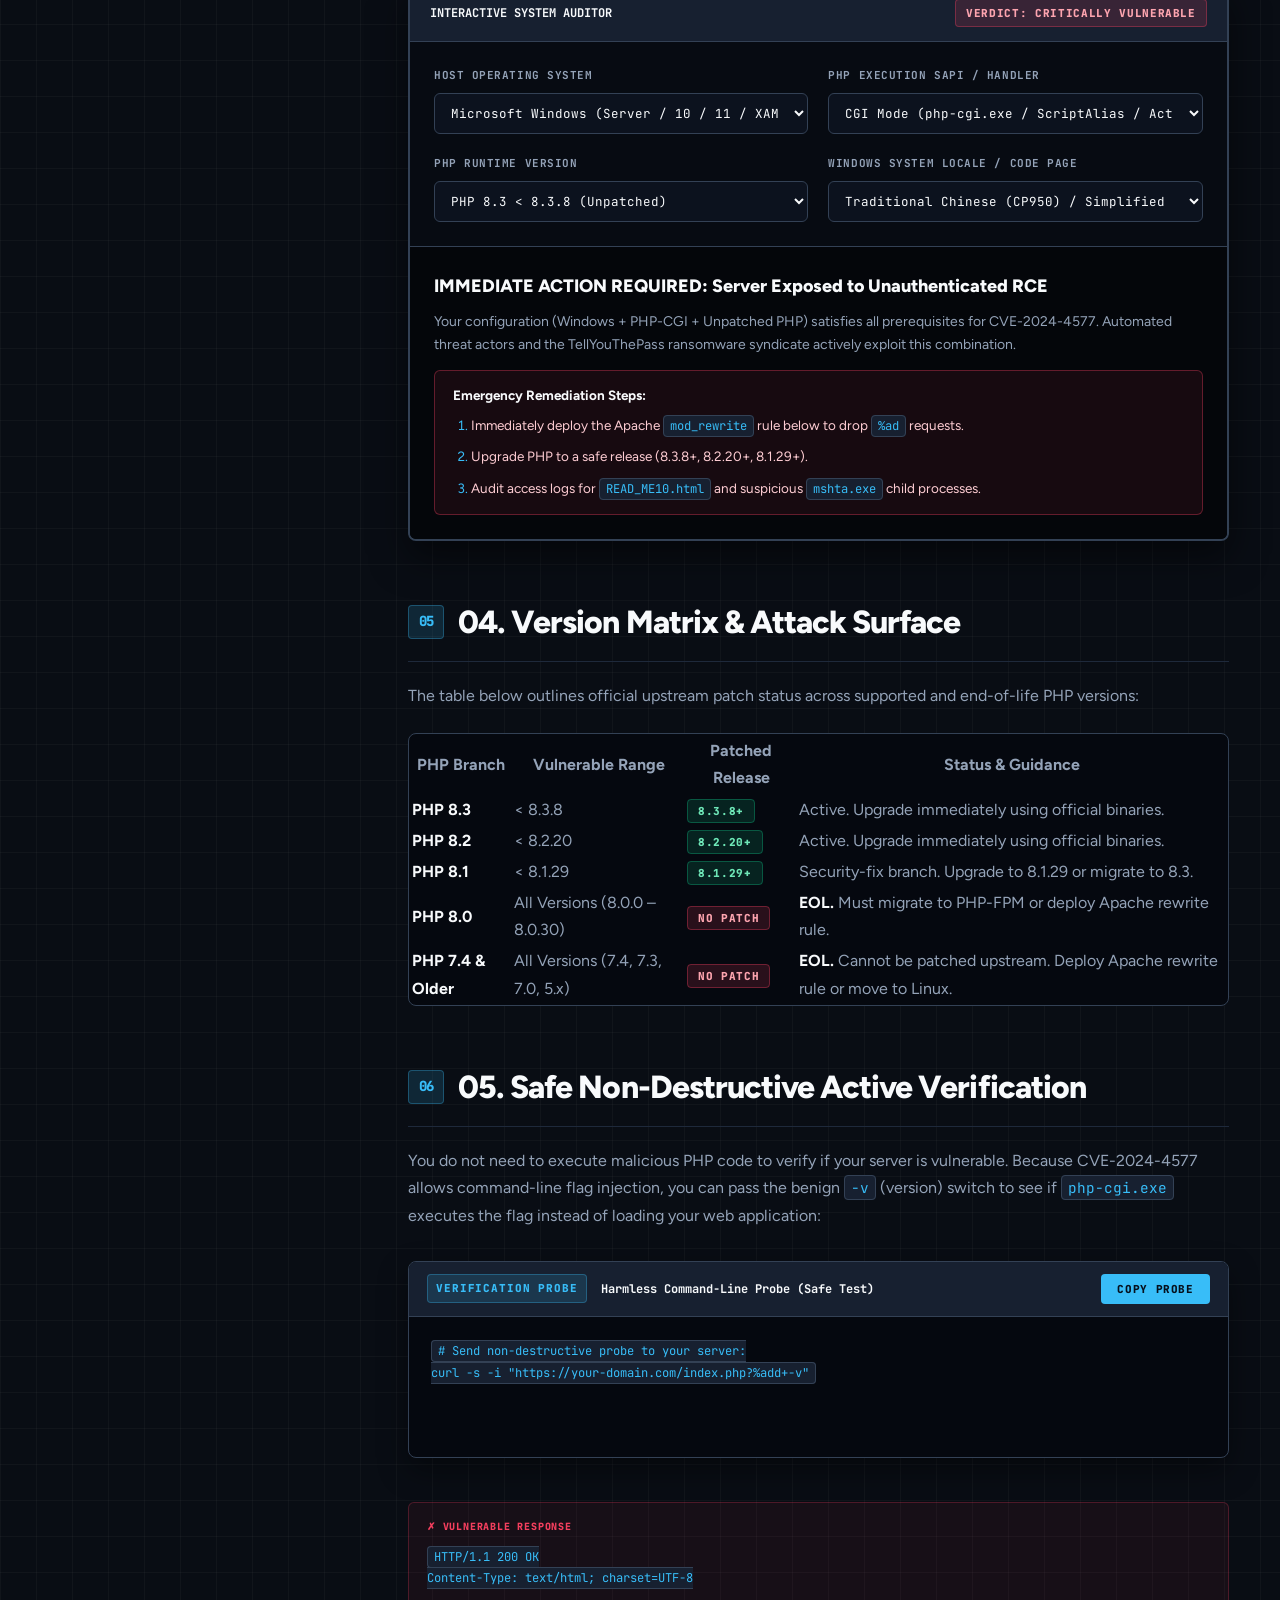
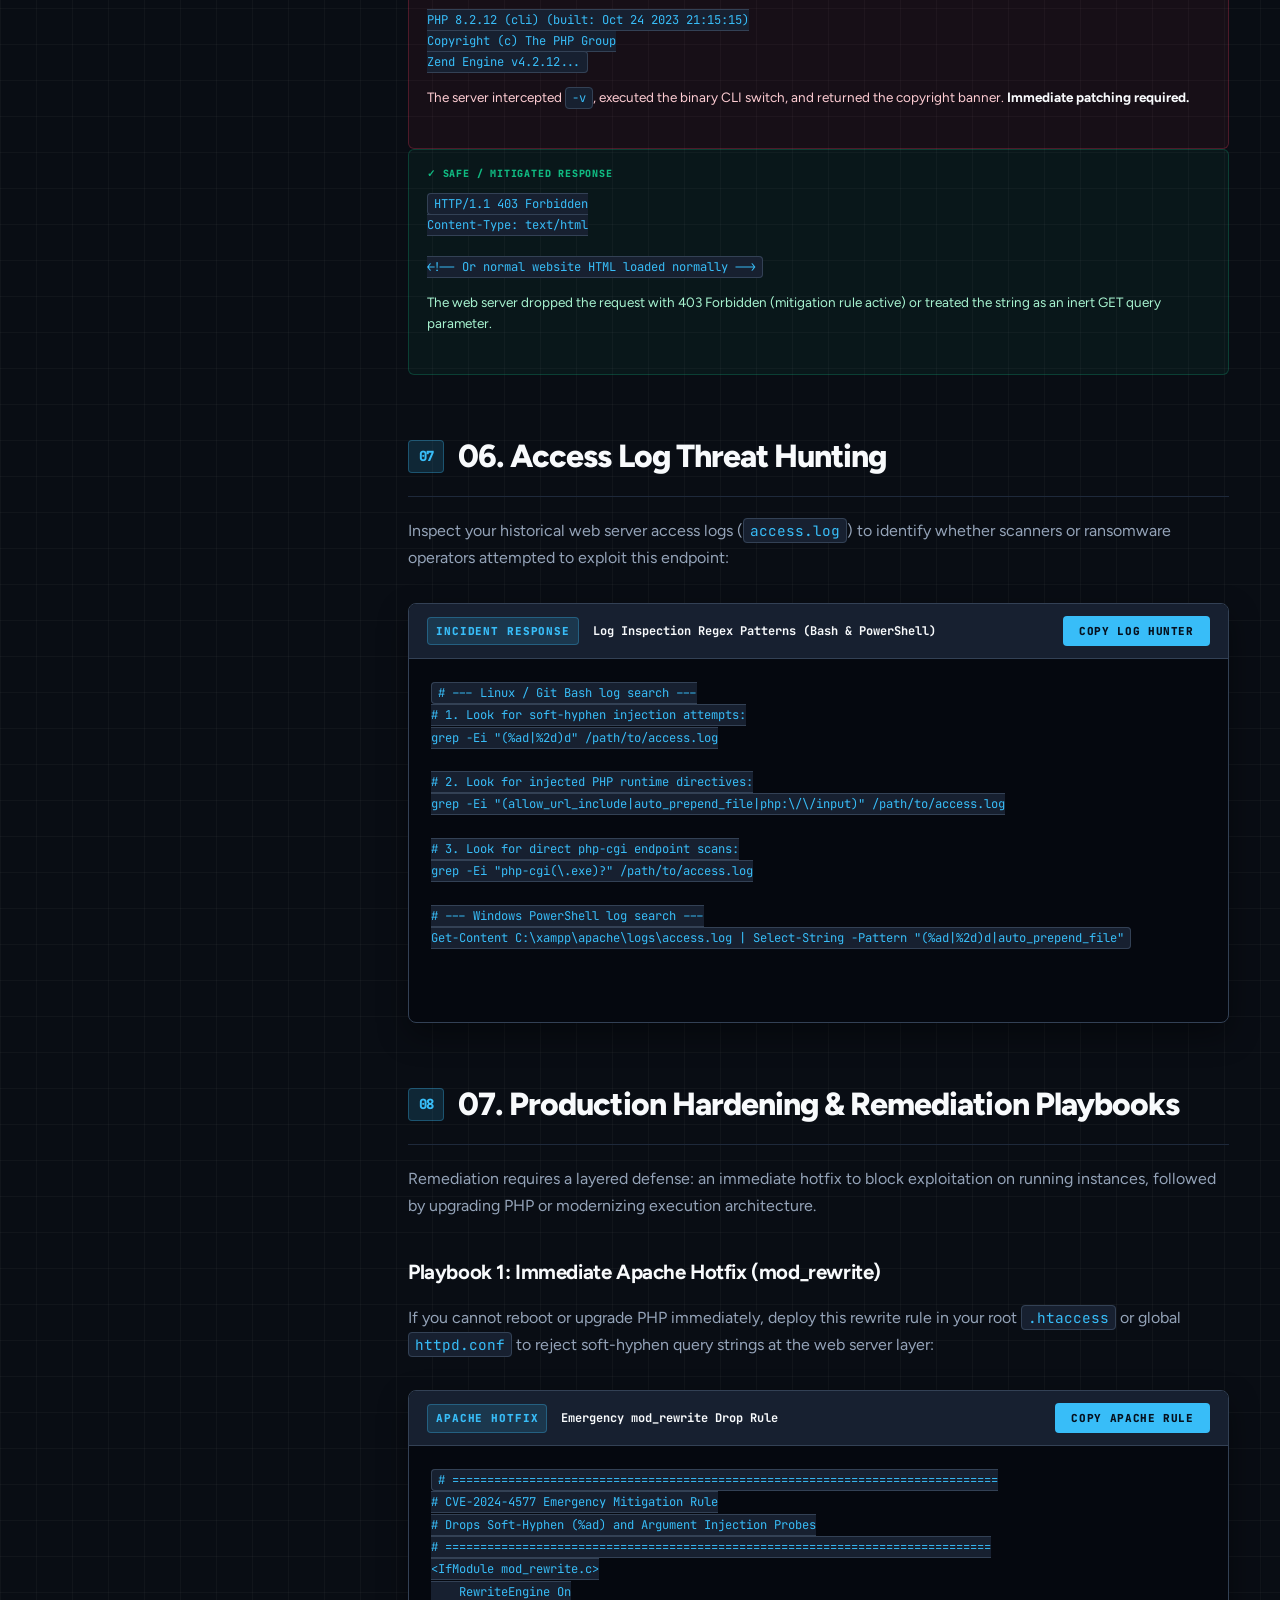
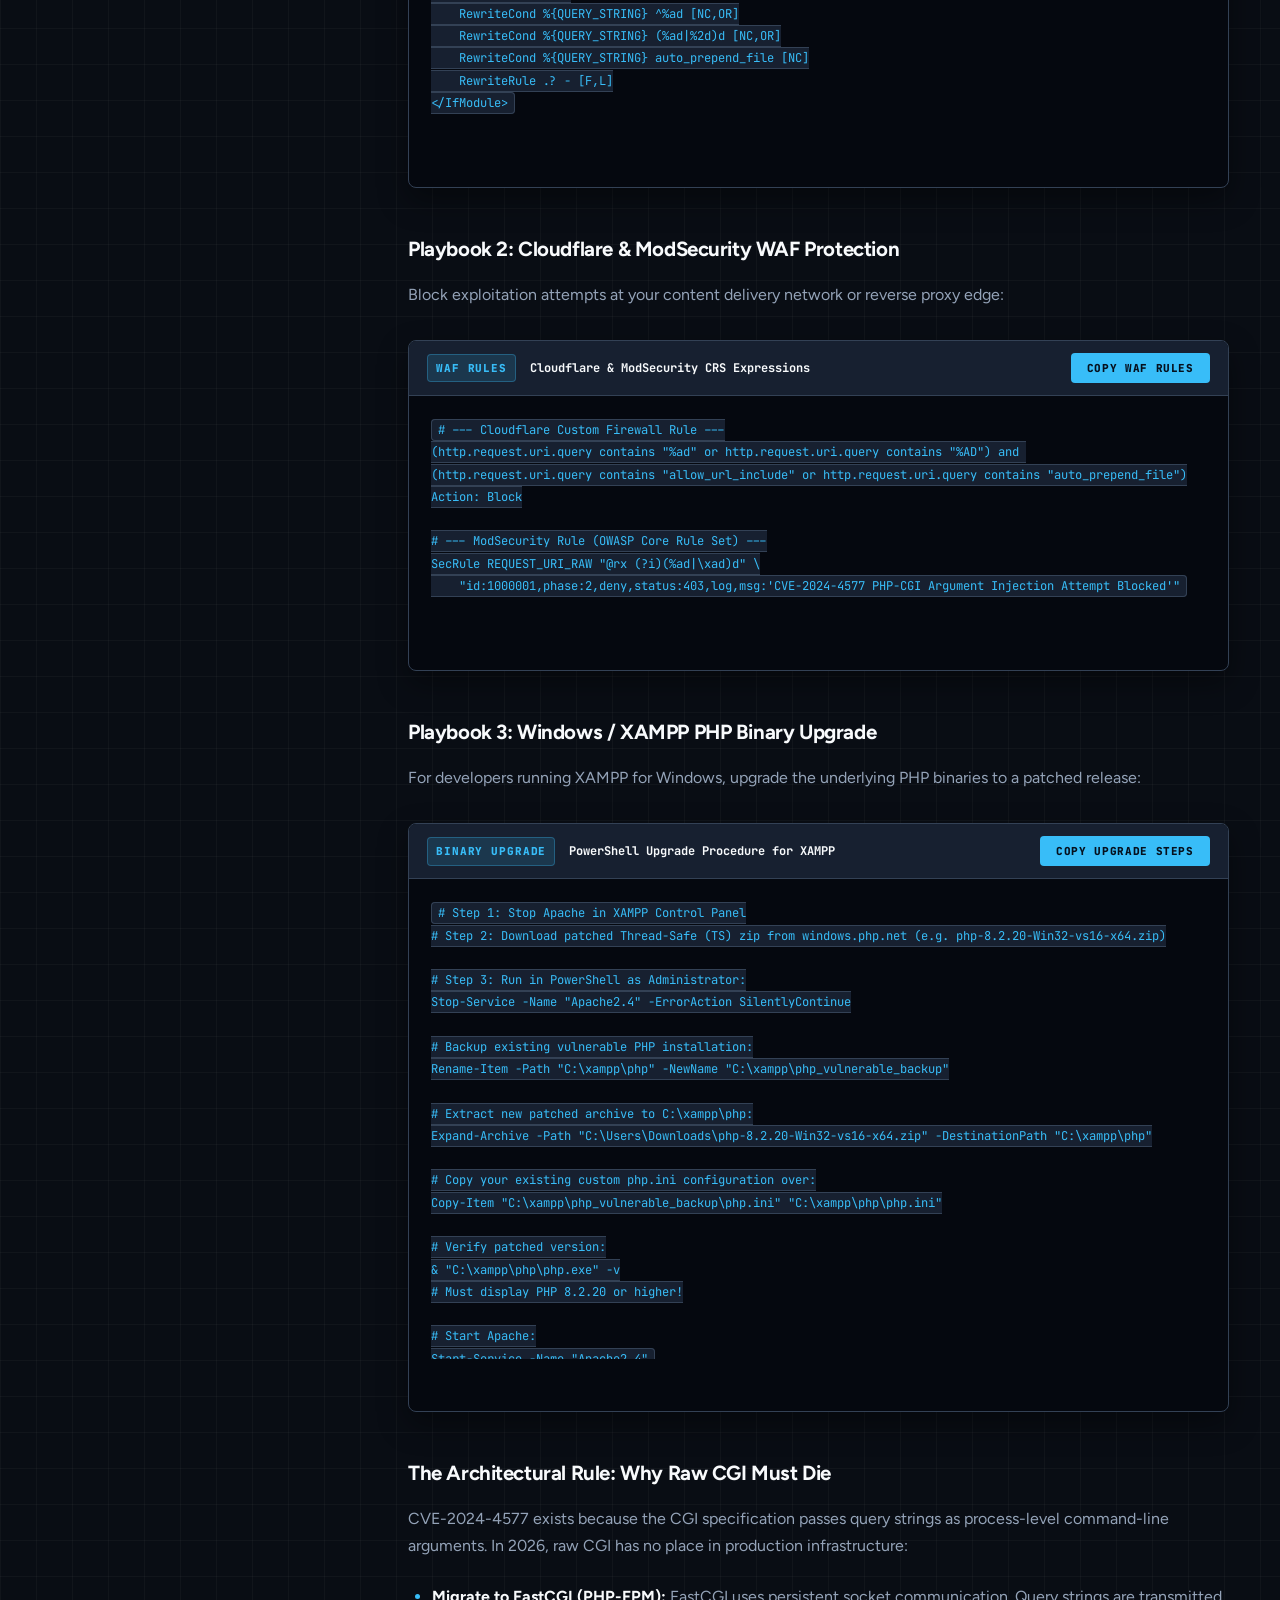
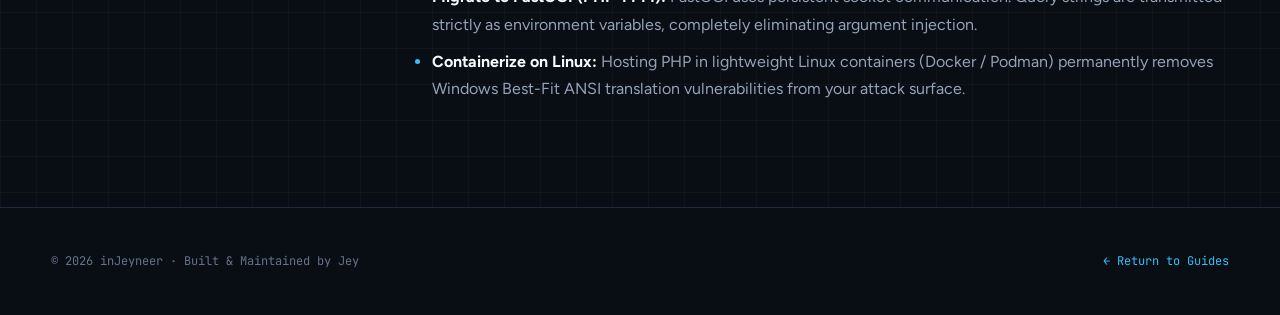
<file: guides/php-cgi-rce-cve-2024-4577/index.html>
<!DOCTYPE html>
<html lang="en">
<head>
  <meta charset="UTF-8" />
  <meta name="viewport" content="width=device-width, initial-scale=1.0" />
  <title>The PHP-CGI Remote Code Execution Post-Mortem &amp; Hardening Playbook (CVE-2024-4577) | inJeyneer</title>
  <meta name="description" content="An engineer-grade breakdown of the Windows Best-Fit encoding flaw in PHP-CGI (CVE-2024-4577), active TellYouThePass ransomware exploitation, non-destructive safety verification, and production hardening playbooks." />

  <!-- Open Graph / Meta -->
  <meta property="og:type" content="article" />
  <meta property="og:title" content="The PHP-CGI Remote Code Execution Post-Mortem (CVE-2024-4577) | inJeyneer" />
  <meta property="og:description" content="Technical anatomy of the Windows Best-Fit encoding bypass in PHP-CGI, ransomware attack chains, and production mitigation rules." />
  <meta property="og:image" content="../../assets/hero-photo.jpg" />
  <meta name="twitter:card" content="summary_large_image" />

  <link rel="icon" type="image/png" href="../../assets/mini-figure.png" />
  <link rel="stylesheet" href="../../styles.css" />
</head>
<body>

  <!-- Header -->
  <header class="site-header">
    <a class="wordmark" href="../../" aria-label="inJeyneer home">
      <img src="../../assets/pixel-character.png" alt="Jey leaning on inJeyneer" class="leaning-pixel-guy" width="31" height="52" />
      <div class="wordmark-title">
        <span>inJeyneer</span>
      </div>
    </a>
    <nav class="site-nav" aria-label="Primary navigation">
      <a class="nav-link" href="../../#guides">Guides</a>
      <a class="nav-link" href="../../about/">About</a>
    </nav>
  </header>

  <!-- Guide Hero -->
  <article>
    <header class="guide-page-hero">
      <div class="guide-hero-grid">
        <div class="guide-hero-copy">
          <a class="guide-back-link" href="../../#guides">&larr; Back to all guides</a>
          <div class="guide-kicker">
            <span>SPEC // 02</span>
            <span>Security Engineering &middot; Systems Vulnerabilities</span>
          </div>
          <h1>The PHP-CGI Remote Code Execution Post-Mortem &amp; Hardening Playbook</h1>
          <p class="guide-page-description">
            A deep-dive technical autopsy of <strong>CVE-2024-4577</strong>: how Windows "Best-Fit" character encoding resurrects a 12-year-old CGI argument injection flaw into an unauthenticated CVSS 9.8 RCE, how ransomware operators weaponized it globally within 48 hours, and how to verify and harden your servers.
          </p>
        </div>

        <!-- Spec summary box -->
        <aside class="guide-spec-box" aria-label="Vulnerability Summary">
          <div class="guide-spec-header">
            <span>Vulnerability Profile</span>
            <span class="security-badge-critical">CVSS 9.8 CRITICAL</span>
          </div>
          <ul>
            <li><span>CVE</span> CVE-2024-4577 (CGI Argument Injection)</li>
            <li><span>Vector</span> Soft-Hyphen (%AD) Best-Fit Translation</li>
            <li><span>Impact</span> Unauthenticated Remote Code Execution</li>
            <li><span>Threats</span> TellYouThePass Ransomware, XMRig, Muhstik</li>
            <li><span>Target</span> Windows PHP-CGI &amp; Default XAMPP Stacks</li>
          </ul>
        </aside>
      </div>
    </header>

    <!-- Guide Workspace Layout -->
    <div class="guide-workspace">
      <!-- Sticky Sidebar Rail -->
      <aside class="guide-workspace-rail" aria-label="Field Guide Index">
        <div class="rail-kicker">Field Guide Rail</div>
        <h2>From Zero-Day<br />To Production Defense</h2>
        <ol>
          <li><a href="#threat-model" style="color: inherit;">00. The Threat Model &amp; Timeline</a></li>
          <li><a href="#root-cause" style="color: inherit;">01. The "WorstFit" Encoding Flaw</a></li>
          <li><a href="#in-the-wild" style="color: inherit;">02. In-The-Wild Attack Chains</a></li>
          <li><a href="#interactive-checker" style="color: inherit;">03. Interactive Safety Evaluator</a></li>
          <li><a href="#version-matrix" style="color: inherit;">04. Version &amp; Environment Matrix</a></li>
          <li><a href="#safe-audit" style="color: inherit;">05. Safe Non-Destructive Probe</a></li>
          <li><a href="#log-hunting" style="color: inherit;">06. Access Log Threat Hunting</a></li>
          <li><a href="#hardening" style="color: inherit;">07. Production Hardening Rules</a></li>
        </ol>
        <div class="rail-note">
          <strong>Key Takeaway:</strong> Raw CGI execution invokes a new process per request with command-line arguments. Running PHP in CGI mode on Windows should be permanently replaced with FastCGI or Linux containers.
        </div>
      </aside>

      <!-- Main Article Body -->
      <div class="guide-article">
        <p>
          In June 2024, security researcher <strong>Orange Tsai</strong> and the <strong>DEVCORE</strong> research team publicly disclosed <strong>CVE-2024-4577</strong>. The bug was not in complex memory allocators or serialization gadgets; it was a subtle, elegant design mismatch between Microsoft Windows' 30-year-old character conversion routines and the Common Gateway Interface (CGI 1.1) specification.
        </p>
        <p>
          By sending a single URL-encoded soft hyphen (<code>%AD</code>) in an HTTP query parameter, unauthenticated attackers bypassed the foundational patch for <strong>CVE-2012-1823</strong> (a bug patched 12 years earlier), injected command-line arguments into <code>php-cgi.exe</code>, and executed arbitrary code with <code>SYSTEM</code> privileges on Windows servers worldwide.
        </p>

        <!-- Section 00 -->
        <h2 id="threat-model">00. Incident Timeline &amp; Global Impact</h2>
        <p>
          Within 48 hours of DEVCORE's public disclosure, automated scanning botnets weaponized the vulnerability. The <strong>TellYouThePass</strong> ransomware gang mass-compromised exposed Windows and XAMPP servers, executing in-memory payloads via <code>mshta.exe</code> and dropping ransom notes across enterprise storage drives.
        </p>

        <div class="blueprint-callout">
          <div class="blueprint-callout-header">
            <span>CHRONOLOGY // CVE-2024-4577</span>
            <span>CISA KEV CATALOGED</span>
          </div>
          <div class="blueprint-timeline">
            <div class="timeline-entry">
              <span class="timeline-date">May 2024</span>
              <div><strong>Discovery:</strong> Orange Tsai isolates Windows "Best-Fit" character mapping anomalies during research into the "WorstFit" attack surface.</div>
            </div>
            <div class="timeline-entry">
              <span class="timeline-date">June 4, 2024</span>
              <div><strong>Coordinated Disclosure:</strong> DEVCORE privately alerts the PHP security team.</div>
            </div>
            <div class="timeline-entry">
              <span class="timeline-date">June 6, 2024</span>
              <div><strong>Emergency Patches:</strong> PHP releases versions 8.3.8, 8.2.20, and 8.1.29. Public advisory released.</div>
            </div>
            <div class="timeline-entry">
              <span class="timeline-date">June 7-8, 2024</span>
              <div><strong>Active Weaponization:</strong> TellYouThePass ransomware and XMRig cryptominers launch automated mass exploitation against global IP ranges.</div>
            </div>
            <div class="timeline-entry">
              <span class="timeline-date">June 12, 2024</span>
              <div><strong>CISA Action:</strong> Added to the U.S. CISA Known Exploited Vulnerabilities (KEV) Catalog.</div>
            </div>
          </div>
        </div>

        <!-- Section 01 -->
        <h2 id="root-cause">01. The "WorstFit" Encoding Flaw: Technical Anatomy</h2>
        <p>
          To understand why this vulnerability bypasses security filters, you must trace how an HTTP request moves across three architectural boundaries: the web server (Apache/IIS), the Windows Win32 API, and the PHP-CGI binary.
        </p>

        <!-- Visual Byte Pipeline Diagram -->
        <div class="byte-pipeline-card">
          <div class="byte-pipeline-header">
            <span>EXPLOIT BYTE PIPELINE</span>
            <span>RFC 3875 &rarr; WIN32 &rarr; PHP-CGI</span>
          </div>
          <div class="pipeline-flow">
            <div class="pipeline-step">
              <div class="step-num">STEP 01</div>
              <div class="step-title">Attacker Query String</div>
              <code>?%add+allow_url_include%3d1+%add+auto_prepend_file%3dphp://input</code>
              <p>Attacker encodes <code>=</code> as <code>%3d</code>. Under RFC 3875, Apache sees no raw <code>=</code>, splits on <code>+</code>, and treats the tokens as command-line arguments (<code>argv</code>).</p>
            </div>
            <div class="pipeline-arrow">&darr;</div>
            <div class="pipeline-step">
              <div class="step-num">STEP 02</div>
              <div class="step-title">The CVE-2012-1823 Filter</div>
              <code>Check: *arg != '-' (0x2D)</code>
              <p>PHP checks if incoming arguments begin with an ASCII hyphen (<code>-</code>). Because <code>%AD</code> (Soft Hyphen <code>0xAD</code>) is not <code>0x2D</code>, the 2012 security filter allows it through!</p>
            </div>
            <div class="pipeline-arrow">&darr;</div>
            <div class="pipeline-step">
              <div class="step-num">STEP 03</div>
              <div class="step-title">Windows Win32 Best-Fit Mapping</div>
              <code>WideCharToMultiByte(CP_ACP, ...) : 0xAD &rarr; 0x2D ('-')</code>
              <p>Windows converts Unicode inputs to the system's ANSI code page. Because <code>0xAD</code> has no exact counterpart, Windows "Best-Fit" mapping automatically converts it into a standard ASCII hyphen (<code>-</code>)!</p>
            </div>
            <div class="pipeline-arrow">&darr;</div>
            <div class="pipeline-step">
              <div class="step-num">STEP 04</div>
              <div class="step-title">Runtime Directive Override &amp; RCE</div>
              <code>-d allow_url_include=1 -d auto_prepend_file=php://input</code>
              <p><code>php-cgi.exe</code> receives <code>-d</code> flags, enables remote stream inclusions, and executes the raw PHP payload passed in the HTTP POST body!</p>
            </div>
          </div>
        </div>

        <p>
          The weaponized request is shockingly compact. It requires no authentication, no valid session token, and no prior knowledge of the target application codebase:
        </p>

        <section class="guide-copy-block" aria-label="Exploit Request Anatomy">
          <div class="guide-copy-heading">
            <span class="pass-pill">HTTP PAYLOAD</span>
            <span class="heading-title">Universal CVE-2024-4577 Exploit Request</span>
            <button class="guide-copy-button" type="button" data-copy-target="code-exploit-req">COPY REQUEST</button>
          </div>
          <pre class="guide-copy-scroll"><code id="code-exploit-req">POST /index.php?%add+allow_url_include%3d1+%add+auto_prepend_file%3dphp://input HTTP/1.1
Host: target-server.com
Content-Type: application/x-www-form-urlencoded
Content-Length: 35

&lt;?php system("whoami"); die(); ?&gt;</code></pre>
          <p class="guide-copy-status" aria-live="polite"></p>
        </section>

        <!-- Section 02 -->
        <h2 id="in-the-wild">02. In-The-Wild Attack Chains &amp; Ransomware Payloads</h2>
        <p>
          Security teams tracking threat actors noted that multiple syndicates automated this attack within hours. The most prominent real-world campaigns include:
        </p>

        <div class="diff-grid">
          <div class="diff-card diff-card-before">
            <div class="diff-header">CAMPAIGN // TellYouThePass Ransomware</div>
            <div class="diff-content">
              <ul>
                <li><strong>Access:</strong> Injects PHP script using CVE-2024-4577.</li>
                <li><strong>Delivery:</strong> Invokes <code>mshta.exe</code> to fetch remote HTA file or executes base64 PowerShell.</li>
                <li><strong>Execution:</strong> In-memory .NET reflection avoids saving the ransomware binary to disk.</li>
                <li><strong>Impact:</strong> Encrypts all attached volumes and leaves <code>READ_ME10.html</code> demanding Bitcoin.</li>
              </ul>
            </div>
          </div>

          <div class="diff-card diff-card-after">
            <div class="diff-header">CAMPAIGN // XMRig &amp; RedTail Coinminers</div>
            <div class="diff-content">
              <ul>
                <li><strong>Persistence:</strong> Creates Windows Scheduled Tasks (<code>schtasks /create</code>) running every 30 minutes.</li>
                <li><strong>Resource Hijack:</strong> Pins CPU usage at 100% mining Monero.</li>
                <li><strong>Defense Evasion:</strong> Automatically terminates competing miners and deploys local firewall rules to lock out rival hackers.</li>
                <li><strong>Backdoor:</strong> Leaves a stealth PHP web shell in <code>/uploads/</code>.</li>
              </ul>
            </div>
          </div>
        </div>

        <!-- Section 03 -->
        <h2 id="interactive-checker">03. Interactive Safety Evaluator ("Am I Vulnerable?")</h2>
        <p>
          Use this interactive audit calculator to determine if your server architecture is exposed to CVE-2024-4577, and view tailored remediation steps for your configuration:
        </p>

        <!-- Interactive Safety Checker Card -->
        <div class="safety-evaluator-card" id="safety-evaluator">
          <div class="safety-evaluator-header">
            <span>INTERACTIVE SYSTEM AUDITOR</span>
            <span id="evaluator-verdict-pill" class="security-badge-safe">VERDICT: SELECT CONFIG</span>
          </div>

          <div class="evaluator-form-grid">
            <div class="evaluator-field">
              <label for="eval-os">Host Operating System</label>
              <select id="eval-os">
                <option value="windows">Microsoft Windows (Server / 10 / 11 / XAMPP)</option>
                <option value="linux">Linux (Ubuntu / Debian / RHEL / Alpine)</option>
                <option value="macos">macOS / Darwin</option>
                <option value="bsd">FreeBSD / OpenBSD</option>
              </select>
            </div>

            <div class="evaluator-field">
              <label for="eval-sapi">PHP Execution SAPI / Handler</label>
              <select id="eval-sapi">
                <option value="cgi">CGI Mode (php-cgi.exe / ScriptAlias / Action)</option>
                <option value="fpm">PHP-FPM / FastCGI (mod_fcgid / proxy_fcgi)</option>
                <option value="module">Apache Module (mod_php)</option>
              </select>
            </div>

            <div class="evaluator-field">
              <label for="eval-version">PHP Runtime Version</label>
              <select id="eval-version">
                <option value="8.3-vuln">PHP 8.3 &lt; 8.3.8 (Unpatched)</option>
                <option value="8.3-safe">PHP 8.3 &gt;= 8.3.8 (Patched)</option>
                <option value="8.2-vuln">PHP 8.2 &lt; 8.2.20 (Unpatched)</option>
                <option value="8.2-safe">PHP 8.2 &gt;= 8.2.20 (Patched)</option>
                <option value="8.1-vuln">PHP 8.1 &lt; 8.1.29 (Unpatched)</option>
                <option value="8.1-safe">PHP 8.1 &gt;= 8.1.29 (Patched)</option>
                <option value="legacy-eol">PHP 8.0, 7.4, 7.x, 5.x (End of Life)</option>
              </select>
            </div>

            <div class="evaluator-field">
              <label for="eval-locale">Windows System Locale / Code Page</label>
              <select id="eval-locale">
                <option value="cjk">Traditional Chinese (CP950) / Simplified (CP936) / Japanese (CP932)</option>
                <option value="western">Western European / English (CP1252)</option>
                <option value="other">Other / Not Applicable</option>
              </select>
            </div>
          </div>

          <!-- Dynamic Output Box -->
          <div class="evaluator-result" id="evaluator-result-box">
            <h4 id="eval-result-title">Evaluating Architecture...</h4>
            <p id="eval-result-desc">Select your server attributes above to calculate risk severity and view actionable next steps.</p>
            <div class="eval-action-box" id="eval-result-action"></div>
          </div>
        </div>

        <!-- Section 04 -->
        <h2 id="version-matrix">04. Version Matrix &amp; Attack Surface</h2>
        <p>
          The table below outlines official upstream patch status across supported and end-of-life PHP versions:
        </p>

        <div class="matrix-table-wrap">
          <table class="rubric-table">
            <thead>
              <tr>
                <th>PHP Branch</th>
                <th>Vulnerable Range</th>
                <th>Patched Release</th>
                <th>Status &amp; Guidance</th>
              </tr>
            </thead>
            <tbody>
              <tr>
                <td><strong>PHP 8.3</strong></td>
                <td>&lt; 8.3.8</td>
                <td><span class="security-badge-safe">8.3.8+</span></td>
                <td>Active. Upgrade immediately using official binaries.</td>
              </tr>
              <tr>
                <td><strong>PHP 8.2</strong></td>
                <td>&lt; 8.2.20</td>
                <td><span class="security-badge-safe">8.2.20+</span></td>
                <td>Active. Upgrade immediately using official binaries.</td>
              </tr>
              <tr>
                <td><strong>PHP 8.1</strong></td>
                <td>&lt; 8.1.29</td>
                <td><span class="security-badge-safe">8.1.29+</span></td>
                <td>Security-fix branch. Upgrade to 8.1.29 or migrate to 8.3.</td>
              </tr>
              <tr>
                <td><strong>PHP 8.0</strong></td>
                <td>All Versions (8.0.0 &ndash; 8.0.30)</td>
                <td><span class="security-badge-critical">NO PATCH</span></td>
                <td><strong>EOL.</strong> Must migrate to PHP-FPM or deploy Apache rewrite rule.</td>
              </tr>
              <tr>
                <td><strong>PHP 7.4 &amp; Older</strong></td>
                <td>All Versions (7.4, 7.3, 7.0, 5.x)</td>
                <td><span class="security-badge-critical">NO PATCH</span></td>
                <td><strong>EOL.</strong> Cannot be patched upstream. Deploy Apache rewrite rule or move to Linux.</td>
              </tr>
            </tbody>
          </table>
        </div>

        <!-- Section 05 -->
        <h2 id="safe-audit">05. Safe Non-Destructive Active Verification</h2>
        <p>
          You do not need to execute malicious PHP code to verify if your server is vulnerable. Because CVE-2024-4577 allows command-line flag injection, you can pass the benign <code>-v</code> (version) switch to see if <code>php-cgi.exe</code> executes the flag instead of loading your web application:
        </p>

        <section class="guide-copy-block" aria-label="Non-Destructive Probe">
          <div class="guide-copy-heading">
            <span class="pass-pill">VERIFICATION PROBE</span>
            <span class="heading-title">Harmless Command-Line Probe (Safe Test)</span>
            <button class="guide-copy-button" type="button" data-copy-target="code-safe-probe">COPY PROBE</button>
          </div>
          <pre class="guide-copy-scroll"><code id="code-safe-probe"># Send non-destructive probe to your server:
curl -s -i "https://your-domain.com/index.php?%add+-v"</code></pre>
          <p class="guide-copy-status" aria-live="polite"></p>
        </section>

        <div class="diff-grid">
          <div class="diff-card diff-card-before">
            <div class="diff-header">&cross; VULNERABLE RESPONSE</div>
            <div class="diff-content">
              <pre><code>HTTP/1.1 200 OK
Content-Type: text/html; charset=UTF-8

PHP 8.2.12 (cli) (built: Oct 24 2023 21:15:15)
Copyright (c) The PHP Group
Zend Engine v4.2.12...</code></pre>
              <p>The server intercepted <code>-v</code>, executed the binary CLI switch, and returned the copyright banner. <strong>Immediate patching required.</strong></p>
            </div>
          </div>

          <div class="diff-card diff-card-after">
            <div class="diff-header">&check; SAFE / MITIGATED RESPONSE</div>
            <div class="diff-content">
              <pre><code>HTTP/1.1 403 Forbidden
Content-Type: text/html

&lt;!-- Or normal website HTML loaded normally --&gt;</code></pre>
              <p>The web server dropped the request with 403 Forbidden (mitigation rule active) or treated the string as an inert GET query parameter.</p>
            </div>
          </div>
        </div>

        <!-- Section 06 -->
        <h2 id="log-hunting">06. Access Log Threat Hunting</h2>
        <p>
          Inspect your historical web server access logs (<code>access.log</code>) to identify whether scanners or ransomware operators attempted to exploit this endpoint:
        </p>

        <section class="guide-copy-block" aria-label="Log Threat Hunting Script">
          <div class="guide-copy-heading">
            <span class="pass-pill">INCIDENT RESPONSE</span>
            <span class="heading-title">Log Inspection Regex Patterns (Bash &amp; PowerShell)</span>
            <button class="guide-copy-button" type="button" data-copy-target="code-log-hunt">COPY LOG HUNTER</button>
          </div>
          <pre class="guide-copy-scroll"><code id="code-log-hunt"># --- Linux / Git Bash log search ---
# 1. Look for soft-hyphen injection attempts:
grep -Ei "(%ad|%2d)d" /path/to/access.log

# 2. Look for injected PHP runtime directives:
grep -Ei "(allow_url_include|auto_prepend_file|php:\/\/input)" /path/to/access.log

# 3. Look for direct php-cgi endpoint scans:
grep -Ei "php-cgi(\.exe)?" /path/to/access.log

# --- Windows PowerShell log search ---
Get-Content C:\xampp\apache\logs\access.log | Select-String -Pattern "(%ad|%2d)d|auto_prepend_file"</code></pre>
          <p class="guide-copy-status" aria-live="polite"></p>
        </section>

        <!-- Section 07 -->
        <h2 id="hardening">07. Production Hardening &amp; Remediation Playbooks</h2>
        <p>
          Remediation requires a layered defense: an immediate hotfix to block exploitation on running instances, followed by upgrading PHP or modernizing execution architecture.
        </p>

        <h3>Playbook 1: Immediate Apache Hotfix (mod_rewrite)</h3>
        <p>
          If you cannot reboot or upgrade PHP immediately, deploy this rewrite rule in your root <code>.htaccess</code> or global <code>httpd.conf</code> to reject soft-hyphen query strings at the web server layer:
        </p>

        <section class="guide-copy-block" aria-label="Apache Rewrite Hotfix">
          <div class="guide-copy-heading">
            <span class="pass-pill">APACHE HOTFIX</span>
            <span class="heading-title">Emergency mod_rewrite Drop Rule</span>
            <button class="guide-copy-button" type="button" data-copy-target="code-apache-fix">COPY APACHE RULE</button>
          </div>
          <pre class="guide-copy-scroll"><code id="code-apache-fix"># ==============================================================================
# CVE-2024-4577 Emergency Mitigation Rule
# Drops Soft-Hyphen (%ad) and Argument Injection Probes
# ==============================================================================
&lt;IfModule mod_rewrite.c&gt;
    RewriteEngine On
    RewriteCond %{QUERY_STRING} ^%ad [NC,OR]
    RewriteCond %{QUERY_STRING} (%ad|%2d)d [NC,OR]
    RewriteCond %{QUERY_STRING} auto_prepend_file [NC]
    RewriteRule .? - [F,L]
&lt;/IfModule&gt;</code></pre>
          <p class="guide-copy-status" aria-live="polite"></p>
        </section>

        <h3>Playbook 2: Cloudflare &amp; ModSecurity WAF Protection</h3>
        <p>
          Block exploitation attempts at your content delivery network or reverse proxy edge:
        </p>

        <section class="guide-copy-block" aria-label="WAF Protection Rules">
          <div class="guide-copy-heading">
            <span class="pass-pill">WAF RULES</span>
            <span class="heading-title">Cloudflare &amp; ModSecurity CRS Expressions</span>
            <button class="guide-copy-button" type="button" data-copy-target="code-waf-rules">COPY WAF RULES</button>
          </div>
          <pre class="guide-copy-scroll"><code id="code-waf-rules"># --- Cloudflare Custom Firewall Rule ---
(http.request.uri.query contains "%ad" or http.request.uri.query contains "%AD") and 
(http.request.uri.query contains "allow_url_include" or http.request.uri.query contains "auto_prepend_file")
Action: Block

# --- ModSecurity Rule (OWASP Core Rule Set) ---
SecRule REQUEST_URI_RAW "@rx (?i)(%ad|\xad)d" \
    "id:1000001,phase:2,deny,status:403,log,msg:'CVE-2024-4577 PHP-CGI Argument Injection Attempt Blocked'"</code></pre>
          <p class="guide-copy-status" aria-live="polite"></p>
        </section>

        <h3>Playbook 3: Windows / XAMPP PHP Binary Upgrade</h3>
        <p>
          For developers running XAMPP for Windows, upgrade the underlying PHP binaries to a patched release:
        </p>

        <section class="guide-copy-block" aria-label="XAMPP Binary Upgrade Guide">
          <div class="guide-copy-heading">
            <span class="pass-pill">BINARY UPGRADE</span>
            <span class="heading-title">PowerShell Upgrade Procedure for XAMPP</span>
            <button class="guide-copy-button" type="button" data-copy-target="code-xampp-upgrade">COPY UPGRADE STEPS</button>
          </div>
          <pre class="guide-copy-scroll"><code id="code-xampp-upgrade"># Step 1: Stop Apache in XAMPP Control Panel
# Step 2: Download patched Thread-Safe (TS) zip from windows.php.net (e.g. php-8.2.20-Win32-vs16-x64.zip)

# Step 3: Run in PowerShell as Administrator:
Stop-Service -Name "Apache2.4" -ErrorAction SilentlyContinue

# Backup existing vulnerable PHP installation:
Rename-Item -Path "C:\xampp\php" -NewName "C:\xampp\php_vulnerable_backup"

# Extract new patched archive to C:\xampp\php:
Expand-Archive -Path "C:\Users\Downloads\php-8.2.20-Win32-vs16-x64.zip" -DestinationPath "C:\xampp\php"

# Copy your existing custom php.ini configuration over:
Copy-Item "C:\xampp\php_vulnerable_backup\php.ini" "C:\xampp\php\php.ini"

# Verify patched version:
&amp; "C:\xampp\php\php.exe" -v
# Must display PHP 8.2.20 or higher!

# Start Apache:
Start-Service -Name "Apache2.4"</code></pre>
          <p class="guide-copy-status" aria-live="polite"></p>
        </section>

        <h3>The Architectural Rule: Why Raw CGI Must Die</h3>
        <p>
          CVE-2024-4577 exists because the CGI specification passes query strings as process-level command-line arguments. In 2026, raw CGI has no place in production infrastructure:
        </p>
        <ul>
          <li><strong>Migrate to FastCGI (PHP-FPM):</strong> FastCGI uses persistent socket communication. Query strings are transmitted strictly as environment variables, completely eliminating argument injection.</li>
          <li><strong>Containerize on Linux:</strong> Hosting PHP in lightweight Linux containers (Docker / Podman) permanently removes Windows Best-Fit ANSI translation vulnerabilities from your attack surface.</li>
        </ul>

      </div>
    </div>
  </article>

  <!-- Site Footer -->
  <footer class="site-footer">
    <div class="site-footer-inner">
      <p>&copy; 2026 inJeyneer &middot; Built &amp; Maintained by Jey</p>
      <p><a href="../../#guides">&larr; Return to Guides</a></p>
    </div>
  </footer>

  <script src="../../main.js"></script>
  <!-- Inline logic for the Interactive Safety Evaluator -->
  <script>
    document.addEventListener('DOMContentLoaded', () => {
      const evalOs = document.getElementById('eval-os');
      const evalSapi = document.getElementById('eval-sapi');
      const evalVersion = document.getElementById('eval-version');
      const evalLocale = document.getElementById('eval-locale');
      
      const verdictPill = document.getElementById('evaluator-verdict-pill');
      const resultTitle = document.getElementById('eval-result-title');
      const resultDesc = document.getElementById('eval-result-desc');
      const resultAction = document.getElementById('eval-result-action');

      function calculateSafety() {
        if (!evalOs || !evalSapi || !evalVersion || !evalLocale) return;

        const os = evalOs.value;
        const sapi = evalSapi.value;
        const version = evalVersion.value;
        const locale = evalLocale.value;

        // 1. Non-Windows Operating Systems are Immune to Best-Fit 0xAD mapping
        if (os !== 'windows') {
          verdictPill.className = 'security-badge-safe';
          verdictPill.textContent = 'VERDICT: SAFE (IMMUNE ARCHITECTURE)';
          resultTitle.textContent = 'Operating System Is Immune to Best-Fit Mapping';
          resultDesc.textContent = `Your server is running on ${os.toUpperCase()}. Unix and Linux kernels do not utilize the Win32 WideCharToMultiByte Best-Fit character conversion matrix that maps 0xAD to ASCII '-'. CVE-2024-4577 cannot be triggered in this environment.`;
          resultAction.innerHTML = '<span class="eval-safe-tag">&check; No emergency action required. Continue maintaining regular upstream security updates.</span>';
          return;
        }

        // 2. FastCGI / PHP-FPM / mod_php are architectural safeguards
        if (sapi !== 'cgi') {
          verdictPill.className = 'security-badge-safe';
          verdictPill.textContent = 'VERDICT: SAFE (SECURE SAPI)';
          resultTitle.textContent = 'Safe Execution Mode: Non-CGI Architecture';
          resultDesc.textContent = `Your PHP is executing via ${sapi.toUpperCase()}. Because arguments are not passed via process-level command-line argv switches (RFC 3875 CGI mode), attackers cannot inject -d runtime configuration overrides through URL query strings.`;
          resultAction.innerHTML = '<span class="eval-safe-tag">&check; Safe from CVE-2024-4577 argument injection. Ensure directory listings for php-cgi.exe are disabled.</span>';
          return;
        }

        // 3. Patched Versions on Windows CGI
        if (version === '8.3-safe' || version === '8.2-safe' || version === '8.1-safe') {
          verdictPill.className = 'security-badge-safe';
          verdictPill.textContent = 'VERDICT: SAFE (PATCHED RUNTIME)';
          resultTitle.textContent = 'Patched PHP Version Applied';
          resultDesc.textContent = 'Your server is running a patched PHP release (8.3.8+, 8.2.20+, or 8.1.29+). The PHP runtime explicitly checks and neutralizes Best-Fit character conversion sequences before parsing command-line parameters.';
          resultAction.innerHTML = '<span class="eval-safe-tag">&check; Upstream security patch is verified active. Consider migrating to FastCGI/PHP-FPM for defense-in-depth.</span>';
          return;
        }

        // 4. Critical: Windows + CGI + Unpatched/EOL
        if (locale === 'cjk' || locale === 'western') {
          verdictPill.className = 'security-badge-critical';
          verdictPill.textContent = 'VERDICT: CRITICALLY VULNERABLE';
          resultTitle.textContent = 'IMMEDIATE ACTION REQUIRED: Server Exposed to Unauthenticated RCE';
          resultDesc.textContent = `Your configuration (Windows + PHP-CGI + ${version.includes('eol') ? 'EOL PHP' : 'Unpatched PHP'}) satisfies all prerequisites for CVE-2024-4577. Automated threat actors and the TellYouThePass ransomware syndicate actively exploit this combination.`;
          resultAction.innerHTML = `
            <div class="eval-crit-box">
              <strong>Emergency Remediation Steps:</strong>
              <ol>
                <li>Immediately deploy the Apache <code>mod_rewrite</code> rule below to drop <code>%ad</code> requests.</li>
                <li>Upgrade PHP to a safe release (8.3.8+, 8.2.20+, 8.1.29+).</li>
                <li>Audit access logs for <code>READ_ME10.html</code> and suspicious <code>mshta.exe</code> child processes.</li>
              </ol>
            </div>
          `;
          return;
        }

        // Default Warning
        verdictPill.className = 'security-badge-warning';
        verdictPill.textContent = 'VERDICT: HIGH RISK';
        resultTitle.textContent = 'Potentially Vulnerable Configuration';
        resultDesc.textContent = 'Your server runs unpatched PHP in CGI mode on Windows. While non-CJK locales reduce the likelihood of soft-hyphen translation, direct mapping to php-cgi endpoints remains an active risk.';
        resultAction.innerHTML = '<span class="eval-warn-tag">&excl; Recommendation: Upgrade PHP immediately or switch handler to FastCGI.</span>';
      }

      [evalOs, evalSapi, evalVersion, evalLocale].forEach(el => {
        el.addEventListener('change', calculateSafety);
      });

      calculateSafety();
    });
  </script>
</body>
</html>
</file>
<file: styles.css>
@import url('https://fonts.googleapis.com/css2?family=Figtree:ital,wght@0,400;0,500;0,600;0,700;0,800;0,900;1,700;1,800&family=JetBrains+Mono:wght@400;500;600;700;800&display=swap');

:root {
  /* Engineering Blueprint / Dark Steel Color System */
  --bg-canvas: #090d14;
  --bg-surface: #101622;
  --bg-surface-raised: #172030;
  --bg-surface-card: #121927;
  
  --border-subtle: #1e293b;
  --border-strong: #334155;
  --border-accent: #0284c7;

  --text-main: #f8fafc;
  --text-muted: #94a3b8;
  --text-dim: #64748b;

  /* Signature Accents (Strict, focused 2-color scheme) */
  --cyan: #38bdf8;
  --cyan-deep: #0284c7;
  --cyan-glow: rgba(56, 189, 248, 0.15);
  
  --amber: #f59e0b;
  --amber-dim: rgba(245, 158, 11, 0.12);

  --emerald: #10b981;
  --emerald-dim: rgba(16, 185, 129, 0.12);
  --rose: #f43f5e;
  --rose-dim: rgba(244, 63, 94, 0.12);

  --font-sans: 'Figtree', -apple-system, BlinkMacSystemFont, "Segoe UI", Roboto, sans-serif;
  --font-mono: 'JetBrains Mono', ui-monospace, SFMono-Regular, Menlo, Monaco, monospace;
}

* {
  box-sizing: border-box;
}

html {
  background: var(--bg-canvas);
  color: var(--text-main);
  scroll-behavior: smooth;
}

body {
  min-width: 320px;
  font-family: var(--font-sans);
  background: var(--bg-canvas);
  background-image: 
    linear-gradient(to right, rgba(255, 255, 255, 0.03) 1px, transparent 1px),
    linear-gradient(to bottom, rgba(255, 255, 255, 0.03) 1px, transparent 1px);
  background-size: 36px 36px;
  margin: 0;
  color: var(--text-main);
  line-height: 1.6;
  -webkit-font-smoothing: antialiased;
}

a {
  color: inherit;
  text-decoration: none;
}

/* ==========================================================================
   Header & Navigation
   ========================================================================== */
.site-header {
  background: rgba(9, 13, 20, 0.85);
  -webkit-backdrop-filter: blur(12px);
  backdrop-filter: blur(12px);
  border-bottom: 1px solid var(--border-subtle);
  justify-content: space-between;
  align-items: center;
  width: 100%;
  min-height: 80px;
  padding: 16px clamp(20px, 4vw, 64px);
  position: sticky;
  top: 0;
  z-index: 100;
  display: flex;
}

.wordmark {
  display: inline-flex;
  align-items: center;
  gap: 0;
  text-decoration: none;
  position: relative;
  user-select: none;
}

.leaning-pixel-guy,
.wordmark-logo {
  height: 52px;
  width: auto;
  image-rendering: pixelated;
  image-rendering: -moz-crisp-edges;
  image-rendering: crisp-edges;
  display: block;
  flex-shrink: 0;
  margin-right: -1px;
  position: relative;
  z-index: 2;
  transform-origin: bottom right;
  transition: transform 0.22s cubic-bezier(0.16, 1, 0.3, 1), filter 0.22s ease;
  filter: drop-shadow(0 2px 8px rgba(0, 0, 0, 0.5));
}

.wordmark:hover .leaning-pixel-guy,
.wordmark:hover .wordmark-logo {
  transform: translateY(-2px) rotate(-1.5deg);
  filter: drop-shadow(0 4px 14px rgba(56, 189, 248, 0.45));
}

.wordmark-title {
  display: flex;
  flex-direction: column;
  position: relative;
  z-index: 1;
}

.wordmark span {
  letter-spacing: -0.03em;
  font-size: clamp(21px, 2.2vw, 25px);
  font-weight: 800;
  color: var(--text-main);
  line-height: 1;
  transition: color 0.2s ease, text-shadow 0.2s ease;
}

.wordmark:hover span {
  color: #fff;
  text-shadow: 0 0 16px rgba(56, 189, 248, 0.3);
}

.wordmark small {
  color: var(--text-dim);
  font-family: var(--font-mono);
  font-size: 11px;
  font-weight: 500;
  margin-top: 4px;
  letter-spacing: 0.05em;
  text-transform: uppercase;
}

.site-nav {
  align-items: center;
  gap: clamp(16px, 2.5vw, 36px);
  display: flex;
}

.nav-link {
  font-family: var(--font-mono);
  letter-spacing: 0.08em;
  text-transform: uppercase;
  font-size: 12px;
  font-weight: 600;
  color: var(--text-muted);
  transition: color 0.15s ease;
  padding: 6px 0;
}

.nav-link:hover,
.nav-link.active {
  color: var(--cyan);
}

.button {
  border: 1px solid var(--border-strong);
  cursor: pointer;
  min-height: 48px;
  font-size: 13px;
  font-weight: 700;
  line-height: 1;
  font-family: var(--font-mono);
  letter-spacing: 0.05em;
  text-transform: uppercase;
  border-radius: 6px;
  justify-content: center;
  align-items: center;
  padding: 14px 24px;
  transition: all 0.18s ease;
  display: inline-flex;
}

.button-primary {
  background: var(--cyan);
  color: #06111e;
  border-color: var(--cyan);
  box-shadow: 0 0 20px rgba(56, 189, 248, 0.3);
}

.button-primary:hover {
  background: #7dd3fc;
  transform: translateY(-2px);
  box-shadow: 0 4px 24px rgba(56, 189, 248, 0.45);
}

.button-outline {
  background: transparent;
  color: var(--text-main);
  border-color: var(--border-strong);
}

.button-outline:hover {
  background: var(--bg-surface-raised);
  border-color: var(--cyan);
  color: var(--cyan);
  transform: translateY(-2px);
}

/* ==========================================================================
   Home Hero Section
   ========================================================================== */
.home-hero {
  background: radial-gradient(circle at 80% 20%, rgba(2, 132, 199, 0.12) 0%, transparent 60%),
              radial-gradient(circle at 10% 80%, rgba(245, 158, 11, 0.06) 0%, transparent 50%),
              var(--bg-canvas);
  border-bottom: 1px solid var(--border-subtle);
  padding: clamp(48px, 6vw, 96px) clamp(20px, 4vw, 64px);
  position: relative;
}

.hero-inner {
  width: min(100%, 1280px);
  margin: 0 auto;
}

.hero-kicker-row {
  display: flex;
  align-items: center;
  justify-content: space-between;
  flex-wrap: wrap;
  gap: 16px;
  margin-bottom: 32px;
}

.eyebrow {
  font-family: var(--font-mono);
  letter-spacing: 0.15em;
  text-transform: uppercase;
  font-size: 12px;
  font-weight: 700;
  color: var(--cyan);
  display: flex;
  align-items: center;
  gap: 8px;
}

.eyebrow::before {
  content: "";
  display: inline-block;
  width: 8px;
  height: 8px;
  background: var(--cyan);
  border-radius: 50%;
  box-shadow: 0 0 8px var(--cyan);
}

.status-pills {
  display: flex;
  gap: 10px;
}

.tech-tag {
  font-family: var(--font-mono);
  font-size: 11px;
  font-weight: 700;
  text-transform: uppercase;
  letter-spacing: 0.06em;
  padding: 6px 12px;
  border-radius: 4px;
  border: 1px solid var(--border-strong);
  background: var(--bg-surface);
  color: var(--text-muted);
}

.tech-tag-accent {
  border-color: rgba(56, 189, 248, 0.4);
  background: var(--cyan-glow);
  color: var(--cyan);
}

.hero-grid {
  display: grid;
  grid-template-columns: 1fr auto;
  gap: clamp(36px, 5vw, 64px);
  align-items: center;
}

.home-hero h1 {
  letter-spacing: -0.04em;
  margin: 0 0 24px;
  font-weight: 800;
  color: var(--text-main);
  font-size: clamp(38px, 4.8vw, 64px);
  line-height: 1.05;
}

.home-hero h1 em {
  font-style: normal;
  color: var(--cyan);
  border-bottom: 2px solid var(--cyan);
  padding-bottom: 2px;
}

.hero-intro p {
  color: var(--text-muted);
  max-width: 52ch;
  margin: 0 0 32px;
  font-size: clamp(16px, 1.35vw, 19px);
  line-height: 1.6;
}

.button-row {
  display: flex;
  flex-wrap: wrap;
  gap: 14px;
}

/* Portrait Visual Frame - Compact & Balanced */
.photo-frame {
  position: relative;
  width: clamp(220px, 22vw, 270px);
  max-width: 270px;
  border-radius: 8px;
  padding: 10px;
  background: var(--bg-surface);
  border: 1px solid var(--border-strong);
  box-shadow: 0 16px 36px rgba(0, 0, 0, 0.45), 0 0 0 1px var(--border-subtle);
  flex-shrink: 0;
  margin-left: auto;
}

.photo-frame-header {
  display: flex;
  align-items: center;
  justify-content: space-between;
  padding: 4px 6px 10px;
  font-family: var(--font-mono);
  font-size: 11px;
  color: var(--text-dim);
  border-bottom: 1px solid var(--border-subtle);
  margin-bottom: 8px;
}

.photo-frame-dots {
  display: flex;
  gap: 6px;
}

.photo-frame-dots span {
  width: 7px;
  height: 7px;
  border-radius: 50%;
  background: var(--border-strong);
}

.photo-wrap {
  aspect-ratio: 1 / 1;
  max-height: 240px;
  border-radius: 6px;
  overflow: hidden;
  background: #000;
  border: 1px solid var(--border-subtle);
  position: relative;
}

.hero-photo {
  width: 100%;
  height: 100%;
  object-fit: cover;
  object-position: center;
  display: block;
}

.photo-badge {
  position: absolute;
  bottom: 10px;
  left: 10px;
  background: rgba(9, 13, 20, 0.9);
  -webkit-backdrop-filter: blur(8px);
  backdrop-filter: blur(8px);
  border: 1px solid var(--border-strong);
  padding: 6px 10px;
  border-radius: 4px;
  font-family: var(--font-mono);
  font-size: 10.5px;
  font-weight: 700;
  color: var(--text-main);
  display: flex;
  align-items: center;
  gap: 7px;
}

.pulse-dot {
  width: 7px;
  height: 7px;
  border-radius: 50%;
  background: var(--emerald);
  box-shadow: 0 0 8px var(--emerald);
}

/* ==========================================================================
   Ticker (Terminal Style)
   ========================================================================== */
.topic-ticker {
  background: var(--bg-surface);
  border-bottom: 1px solid var(--border-subtle);
  padding: 14px 0;
  overflow: hidden;
}

.ticker-track {
  width: max-content;
  animation: 30s linear infinite ticker;
  display: flex;
}

.ticker-set {
  font-family: var(--font-mono);
  font-size: 13px;
  font-weight: 600;
  letter-spacing: 0.08em;
  text-transform: uppercase;
  color: var(--text-dim);
  white-space: nowrap;
  gap: 36px;
  padding-right: 36px;
  display: flex;
  align-items: center;
}

.ticker-set span {
  display: inline-flex;
  align-items: center;
  gap: 36px;
}

.ticker-set b {
  color: var(--cyan);
  font-weight: 700;
}

@keyframes ticker {
  to {
    transform: translate(-50%);
  }
}

/* ==========================================================================
   Guides Section
   ========================================================================== */
.guide-section {
  padding: clamp(56px, 8vw, 100px) clamp(20px, 4vw, 64px);
  max-width: 1280px;
  margin: 0 auto;
}

.guide-heading-row {
  display: flex;
  justify-content: space-between;
  align-items: flex-end;
  flex-wrap: wrap;
  gap: 20px;
  margin-bottom: 32px;
}

.guide-heading-row h2 {
  font-size: clamp(32px, 4.2vw, 52px);
  font-weight: 800;
  letter-spacing: -0.04em;
  margin: 8px 0 0;
  color: var(--text-main);
}

.guide-tools {
  display: flex;
  justify-content: space-between;
  align-items: center;
  flex-wrap: wrap;
  gap: 16px;
  margin-bottom: 24px;
}

.filter-row {
  display: flex;
  gap: 10px;
  flex-wrap: wrap;
}

.filter-chip {
  background: var(--bg-surface);
  border: 1px solid var(--border-strong);
  color: var(--text-muted);
  font-family: var(--font-mono);
  font-size: 11px;
  font-weight: 700;
  letter-spacing: 0.06em;
  text-transform: uppercase;
  padding: 8px 16px;
  border-radius: 4px;
  cursor: pointer;
  transition: all 0.15s ease;
}

.filter-chip:hover,
.filter-chip.is-active {
  background: var(--cyan-deep);
  border-color: var(--cyan);
  color: #fff;
}

.search-field {
  background: var(--bg-surface);
  border: 1px solid var(--border-strong);
  border-radius: 6px;
  display: flex;
  align-items: center;
  gap: 10px;
  padding: 8px 16px;
  min-width: min(100%, 300px);
}

.search-field span,
.search-field svg {
  color: var(--cyan);
  flex-shrink: 0;
}

.search-field input {
  background: transparent;
  border: none;
  outline: none;
  color: var(--text-main);
  font-family: var(--font-sans);
  font-size: 14px;
  width: 100%;
}

.search-field input::placeholder {
  color: var(--text-dim);
}

.guide-count {
  font-family: var(--font-mono);
  font-size: 12px;
  color: var(--text-dim);
  margin-bottom: 24px;
}

/* Card Styling */
.guide-grid {
  display: grid;
  grid-template-columns: repeat(auto-fill, minmax(360px, 1fr));
  gap: 24px;
  margin-bottom: 48px;
}

.guide-card {
  background: var(--bg-surface-card);
  border: 1px solid var(--border-strong);
  border-radius: 8px;
  padding: 28px;
  display: flex;
  flex-direction: column;
  justify-content: space-between;
  transition: all 0.2s ease;
  position: relative;
  overflow: hidden;
}

.guide-card::before {
  content: "";
  position: absolute;
  top: 0;
  left: 0;
  width: 100%;
  height: 3px;
  background: var(--cyan);
  opacity: 0;
  transition: opacity 0.2s ease;
}

.guide-card:hover {
  border-color: var(--cyan);
  transform: translateY(-4px);
  box-shadow: 0 16px 32px rgba(0, 0, 0, 0.4), 0 0 24px rgba(2, 132, 199, 0.15);
}

.guide-card:hover::before {
  opacity: 1;
}

.guide-card-meta {
  display: flex;
  align-items: center;
  gap: 12px;
  margin-bottom: 20px;
}

.spec-id {
  font-family: var(--font-mono);
  font-size: 11px;
  font-weight: 700;
  color: var(--cyan);
  letter-spacing: 0.08em;
}

.guide-category {
  font-family: var(--font-mono);
  font-size: 10px;
  font-weight: 700;
  text-transform: uppercase;
  letter-spacing: 0.08em;
  padding: 3px 8px;
  border-radius: 3px;
  background: var(--bg-surface-raised);
  border: 1px solid var(--border-subtle);
  color: var(--text-muted);
}

.guide-free {
  font-family: var(--font-mono);
  font-size: 10px;
  font-weight: 800;
  text-transform: uppercase;
  color: var(--emerald);
  margin-left: auto;
}

.guide-card h3 {
  font-size: 26px;
  font-weight: 800;
  letter-spacing: -0.03em;
  line-height: 1.15;
  margin: 0 0 16px;
  color: var(--text-main);
}

.guide-card-bottom {
  display: flex;
  align-items: flex-end;
  justify-content: space-between;
  gap: 16px;
  margin-top: 24px;
  padding-top: 20px;
  border-top: 1px solid var(--border-subtle);
}

.guide-card-bottom p {
  color: var(--text-muted);
  font-size: 14px;
  margin: 0;
  line-height: 1.5;
}

.guide-arrow {
  width: 40px;
  height: 40px;
  border-radius: 6px;
  background: var(--bg-surface-raised);
  border: 1px solid var(--border-strong);
  color: var(--cyan);
  display: flex;
  align-items: center;
  justify-content: center;
  font-size: 18px;
  font-weight: 800;
  flex: none;
  transition: all 0.15s ease;
}

.guide-card:hover .guide-arrow {
  background: var(--cyan);
  color: #06111e;
  border-color: var(--cyan);
  transform: translateX(4px);
}

.guide-empty {
  font-family: var(--font-mono);
  font-size: 14px;
  color: var(--text-dim);
  padding: 40px 0;
  display: none;
}

/* Roadmap / Coming Soon Card */
.roadmap-card {
  background: linear-gradient(135deg, var(--bg-surface) 0%, var(--bg-canvas) 100%);
  border: 1px dashed var(--border-strong);
  border-radius: 8px;
  padding: clamp(28px, 4vw, 44px);
  display: flex;
  flex-direction: column;
  gap: 14px;
}

.roadmap-card h3 {
  font-size: clamp(22px, 2.5vw, 28px);
  font-weight: 800;
  letter-spacing: -0.03em;
  margin: 0;
  color: var(--text-main);
}

.roadmap-card p {
  color: var(--text-muted);
  font-size: 15px;
  max-width: 65ch;
  margin: 0;
}

.roadmap-list {
  display: flex;
  flex-wrap: wrap;
  gap: 12px;
  margin-top: 12px;
}

.roadmap-tag {
  font-family: var(--font-mono);
  font-size: 12px;
  font-weight: 600;
  padding: 6px 14px;
  border-radius: 4px;
  background: var(--bg-surface-raised);
  border: 1px solid var(--border-subtle);
  color: var(--text-dim);
}

/* ==========================================================================
   Contact / Direct Email Section
   ========================================================================== */
.contact-section {
  background: var(--bg-surface);
  border-top: 1px solid var(--border-subtle);
  border-bottom: 1px solid var(--border-subtle);
  padding: clamp(64px, 8vw, 100px) clamp(20px, 4vw, 64px);
}

.contact-inner {
  max-width: 760px;
  margin: 0 auto;
  text-align: center;
}

.contact-section h2 {
  font-size: clamp(32px, 4.2vw, 50px);
  font-weight: 800;
  letter-spacing: -0.04em;
  margin: 12px 0 16px;
  line-height: 1.1;
  color: var(--text-main);
}

.contact-desc {
  color: var(--text-muted);
  font-size: 16px;
  margin: 0 auto 30px;
  max-width: 52ch;
  line-height: 1.6;
}

.contact-card {
  background: var(--bg-surface-card);
  border: 1px solid var(--border-strong);
  border-radius: 8px;
  padding: 32px 24px;
  max-width: 540px;
  margin: 0 auto;
  display: flex;
  flex-direction: column;
  align-items: center;
  gap: 16px;
  box-shadow: 0 12px 30px rgba(0, 0, 0, 0.35);
}

.contact-label {
  font-family: var(--font-mono);
  font-size: 11px;
  font-weight: 700;
  text-transform: uppercase;
  letter-spacing: 0.1em;
  color: var(--text-dim);
}

.contact-email-link {
  font-family: var(--font-mono);
  font-size: clamp(19px, 2.4vw, 26px);
  font-weight: 800;
  color: var(--cyan);
  letter-spacing: 0.02em;
  transition: all 0.15s ease;
  word-break: break-all;
}

.contact-email-link:hover {
  color: #7dd3fc;
  text-shadow: 0 0 16px rgba(56, 189, 248, 0.45);
}

.contact-response-time {
  font-family: var(--font-mono);
  font-size: 12px;
  color: var(--emerald);
  display: flex;
  align-items: center;
  gap: 8px;
  margin: 0;
}

.contact-actions {
  display: flex;
  gap: 12px;
  flex-wrap: wrap;
  justify-content: center;
  margin-top: 8px;
}


/* ==========================================================================
   Footer
   ========================================================================== */
.site-footer {
  background: var(--bg-canvas);
  padding: 32px clamp(20px, 4vw, 64px);
  border-top: 1px solid var(--border-subtle);
}

.site-footer-inner {
  max-width: 1280px;
  margin: 0 auto;
  display: flex;
  justify-content: space-between;
  align-items: center;
  flex-wrap: wrap;
  gap: 16px;
  font-family: var(--font-mono);
  font-size: 12px;
  color: var(--text-dim);
}

.site-footer a {
  color: var(--cyan);
}

.site-footer a:hover {
  text-decoration: underline;
}

/* ==========================================================================
   Guide Page Specifics & Prompt Blocks
   ========================================================================== */
.guide-page-hero {
  border-bottom: 1px solid var(--border-subtle);
  background: linear-gradient(to bottom, var(--bg-surface) 0%, var(--bg-canvas) 100%);
  padding: clamp(48px, 6vw, 84px) clamp(20px, 4vw, 64px);
}

.guide-hero-grid {
  max-width: 1280px;
  margin: 0 auto;
  display: grid;
  grid-template-columns: 1.35fr 0.65fr;
  gap: clamp(36px, 5vw, 64px);
  align-items: end;
}

.guide-back-link {
  font-family: var(--font-mono);
  font-size: 12px;
  font-weight: 700;
  color: var(--cyan);
  letter-spacing: 0.08em;
  text-transform: uppercase;
  margin-bottom: 24px;
  display: inline-flex;
  align-items: center;
  gap: 6px;
  transition: transform 0.15s ease;
}

.guide-back-link:hover {
  transform: translateX(-4px);
}

.guide-kicker {
  font-family: var(--font-mono);
  font-size: 11px;
  letter-spacing: 0.12em;
  text-transform: uppercase;
  color: var(--text-dim);
  display: flex;
  align-items: center;
  gap: 10px;
  margin-bottom: 18px;
}

.guide-kicker span {
  background: var(--cyan-glow);
  color: var(--cyan);
  border: 1px solid rgba(56, 189, 248, 0.3);
  padding: 4px 8px;
  border-radius: 4px;
  font-weight: 700;
}

.guide-page-hero h1 {
  font-size: clamp(38px, 5vw, 64px);
  font-weight: 800;
  letter-spacing: -0.04em;
  margin: 0 0 20px;
  color: var(--text-main);
  line-height: 1.05;
}

.guide-page-description {
  color: var(--text-muted);
  font-size: clamp(16px, 1.4vw, 20px);
  margin: 0;
  line-height: 1.55;
  max-width: 54ch;
}

/* Guide Spec Box */
.guide-spec-box {
  background: var(--bg-surface);
  border: 1px solid var(--border-strong);
  border-radius: 8px;
  padding: 24px;
}

.guide-spec-header {
  font-family: var(--font-mono);
  font-size: 11px;
  font-weight: 700;
  text-transform: uppercase;
  letter-spacing: 0.08em;
  color: var(--cyan);
  border-bottom: 1px solid var(--border-subtle);
  padding-bottom: 12px;
  margin-bottom: 16px;
  display: flex;
  justify-content: space-between;
}

.guide-spec-box ul {
  list-style: none;
  padding: 0;
  margin: 0;
  display: flex;
  flex-direction: column;
  gap: 12px;
}

.guide-spec-box li {
  font-family: var(--font-mono);
  font-size: 12px;
  display: flex;
  align-items: center;
  gap: 10px;
  color: var(--text-muted);
}

.guide-spec-box li span {
  color: var(--amber);
  font-weight: 800;
}

/* Workspace Layout */
.guide-workspace {
  max-width: 1280px;
  margin: 0 auto;
  padding: clamp(48px, 6vw, 88px) clamp(20px, 4vw, 64px);
  display: grid;
  grid-template-columns: 280px minmax(0, 1fr);
  gap: clamp(48px, 6vw, 80px);
  align-items: start;
}

.guide-workspace-rail {
  background: var(--bg-surface);
  border: 1px solid var(--border-strong);
  border-radius: 8px;
  padding: 24px;
  position: sticky;
  top: 104px;
}

.rail-kicker {
  font-family: var(--font-mono);
  font-size: 11px;
  font-weight: 700;
  text-transform: uppercase;
  letter-spacing: 0.08em;
  color: var(--cyan);
  margin-bottom: 8px;
}

.guide-workspace-rail h2 {
  font-size: 20px;
  font-weight: 800;
  letter-spacing: -0.02em;
  margin: 0 0 16px;
  color: var(--text-main);
  line-height: 1.2;
}

.guide-workspace-rail ol {
  border-top: 1px solid var(--border-subtle);
  padding: 16px 0 0 20px;
  margin: 0;
  font-size: 13px;
  color: var(--text-muted);
}

.guide-workspace-rail li + li {
  margin-top: 10px;
}

.rail-note {
  font-family: var(--font-mono);
  font-size: 11px;
  color: var(--text-dim);
  background: var(--bg-surface-raised);
  border-left: 2px solid var(--cyan);
  padding: 10px 12px;
  border-radius: 0 4px 4px 0;
  margin-top: 20px;
}

/* Guide Content Engine */
.guide-article {
  counter-reset: spec-section;
  font-size: clamp(16px, 1.25vw, 18px);
  line-height: 1.7;
  color: var(--text-muted);
}

.guide-article p {
  margin: 0 0 24px;
}

.guide-article strong {
  color: var(--text-main);
}

.guide-article h2 {
  counter-increment: spec-section;
  font-size: clamp(24px, 2.5vw, 32px);
  font-weight: 800;
  letter-spacing: -0.03em;
  color: var(--text-main);
  margin: 54px 0 20px;
  padding-bottom: 12px;
  border-bottom: 1px solid var(--border-subtle);
  display: flex;
  align-items: center;
  gap: 14px;
}

.guide-article h2::before {
  content: counter(spec-section, decimal-leading-zero);
  font-family: var(--font-mono);
  font-size: 14px;
  font-weight: 800;
  color: var(--cyan);
  background: var(--cyan-glow);
  border: 1px solid rgba(56, 189, 248, 0.3);
  padding: 4px 10px;
  border-radius: 4px;
}

.guide-article h3 {
  font-size: clamp(18px, 1.6vw, 22px);
  font-weight: 700;
  letter-spacing: -0.02em;
  color: var(--text-main);
  margin: 36px 0 14px;
}

.guide-article ul,
.guide-article ol {
  margin: 0 0 28px;
  padding-left: 24px;
}

.guide-article li + li {
  margin-top: 10px;
}

.guide-article li::marker {
  color: var(--cyan);
}

.guide-article code {
  font-family: var(--font-mono);
  font-size: 0.9em;
  background: var(--bg-surface-raised);
  border: 1px solid var(--border-strong);
  padding: 2px 6px;
  border-radius: 4px;
  color: var(--cyan);
}

/* Callout Box */
.tech-callout {
  background: var(--bg-surface);
  border: 1px solid var(--border-strong);
  border-left: 4px solid var(--amber);
  border-radius: 0 6px 6px 0;
  padding: 20px 24px;
  margin: 32px 0;
}

.tech-callout-header {
  font-family: var(--font-mono);
  font-size: 11px;
  font-weight: 800;
  letter-spacing: 0.08em;
  text-transform: uppercase;
  color: var(--amber);
  margin-bottom: 8px;
}

.tech-callout p {
  margin: 0;
  font-size: 14.5px;
  color: var(--text-muted);
  line-height: 1.6;
}

/* Banned Words Cloud */
.banned-box {
  background: rgba(244, 63, 94, 0.05);
  border: 1px solid rgba(244, 63, 94, 0.3);
  border-radius: 6px;
  padding: 20px;
  margin: 24px 0 32px;
}

.banned-box-title {
  font-family: var(--font-mono);
  font-size: 11px;
  font-weight: 800;
  letter-spacing: 0.08em;
  text-transform: uppercase;
  color: var(--rose);
  margin-bottom: 12px;
}

.banned-tags {
  display: flex;
  flex-wrap: wrap;
  gap: 8px;
}

.banned-tag {
  font-family: var(--font-mono);
  font-size: 11px;
  background: rgba(244, 63, 94, 0.12);
  color: #fda4af;
  border: 1px solid rgba(244, 63, 94, 0.25);
  padding: 4px 10px;
  border-radius: 4px;
  text-decoration: line-through;
}

/* Side-by-side Diffs */
.diff-container {
  display: grid;
  grid-template-columns: 1fr 1fr;
  gap: 16px;
  margin: 24px 0 32px;
}

.diff-card {
  border-radius: 6px;
  padding: 16px 18px;
  font-size: 13.5px;
  line-height: 1.55;
}

.diff-card-before {
  background: rgba(244, 63, 94, 0.06);
  border: 1px solid rgba(244, 63, 94, 0.25);
  color: #fecdd3;
}

.diff-card-after {
  background: rgba(16, 185, 129, 0.06);
  border: 1px solid rgba(16, 185, 129, 0.25);
  color: #a7f3d0;
}

.diff-header {
  font-family: var(--font-mono);
  font-size: 10px;
  font-weight: 800;
  letter-spacing: 0.08em;
  text-transform: uppercase;
  margin-bottom: 8px;
}

.diff-card-before .diff-header {
  color: var(--rose);
}

.diff-card-after .diff-header {
  color: var(--emerald);
}

/* Interactive Prompt Blocks */
.guide-copy-block {
  background: #05080f;
  border: 1px solid var(--border-strong);
  border-radius: 8px;
  margin: 32px 0 44px;
  overflow: hidden;
  box-shadow: 0 12px 30px rgba(0, 0, 0, 0.4);
}

.guide-copy-heading {
  background: var(--bg-surface-raised);
  border-bottom: 1px solid var(--border-strong);
  padding: 12px 18px;
  display: flex;
  align-items: center;
  justify-content: space-between;
  gap: 14px;
}

.pass-pill {
  font-family: var(--font-mono);
  font-size: 11px;
  font-weight: 800;
  letter-spacing: 0.08em;
  text-transform: uppercase;
  color: var(--cyan);
  background: var(--cyan-glow);
  border: 1px solid rgba(56, 189, 248, 0.3);
  padding: 4px 8px;
  border-radius: 4px;
}

.heading-title {
  font-family: var(--font-mono);
  font-size: 12px;
  font-weight: 700;
  color: var(--text-main);
  margin-right: auto;
}

.guide-copy-button {
  background: var(--cyan);
  color: #06111e;
  border: none;
  border-radius: 4px;
  font-family: var(--font-mono);
  font-size: 11px;
  font-weight: 800;
  letter-spacing: 0.06em;
  padding: 8px 16px;
  cursor: pointer;
  transition: all 0.15s ease;
  white-space: nowrap;
}

.guide-copy-button:hover {
  background: #7dd3fc;
  box-shadow: 0 0 12px rgba(56, 189, 248, 0.4);
}

.guide-copy-scroll {
  padding: 22px;
  margin: 0;
  font-family: var(--font-mono);
  font-size: 13.5px;
  line-height: 1.65;
  color: #e2e8f0;
  white-space: pre-wrap;
  word-break: break-word;
  max-height: 480px;
  overflow: auto;
}

.guide-copy-status {
  font-family: var(--font-mono);
  font-size: 11.5px;
  color: var(--emerald);
  padding: 0 18px 12px;
  margin: 0;
  min-height: 28px;
}

/* ==========================================================================
   Story / About Page
   ========================================================================== */
.story-section {
  max-width: 1280px;
  margin: 0 auto;
  padding: clamp(56px, 8vw, 96px) clamp(20px, 4vw, 64px);
}

.story-grid {
  display: grid;
  grid-template-columns: 0.95fr 1.05fr;
  gap: clamp(40px, 6vw, 80px);
}

.story-lead h1 {
  font-size: clamp(34px, 4vw, 48px);
  font-weight: 800;
  letter-spacing: -0.04em;
  line-height: 1.1;
  color: var(--text-main);
  margin: 0 0 18px;
}

.story-lead p.lead-subtitle {
  font-family: var(--font-mono);
  font-size: 13px;
  color: var(--cyan);
  margin-bottom: 24px;
}

.story-copy p {
  color: var(--text-muted);
  font-size: clamp(16px, 1.3vw, 18px);
  line-height: 1.7;
  margin-bottom: 24px;
}

.story-copy .mission {
  background: var(--bg-surface);
  border-left: 3px solid var(--cyan);
  padding: 18px 24px;
  border-radius: 0 6px 6px 0;
  color: var(--text-main);
  font-weight: 600;
  margin: 32px 0;
}

/* ==========================================================================
   Security Guide & Interactive Evaluator Components
   ========================================================================== */
.security-badge-critical {
  color: #fda4af;
  background: rgba(244, 63, 94, 0.15);
  border: 1px solid rgba(244, 63, 94, 0.35);
  padding: 4px 10px;
  border-radius: 4px;
  font-family: var(--font-mono);
  font-size: 11px;
  font-weight: 800;
  letter-spacing: 0.06em;
  text-transform: uppercase;
}

.security-badge-safe {
  color: #6ee7b7;
  background: rgba(16, 185, 129, 0.15);
  border: 1px solid rgba(16, 185, 129, 0.35);
  padding: 4px 10px;
  border-radius: 4px;
  font-family: var(--font-mono);
  font-size: 11px;
  font-weight: 800;
  letter-spacing: 0.06em;
  text-transform: uppercase;
}

.security-badge-warning {
  color: #fde68a;
  background: rgba(245, 158, 11, 0.15);
  border: 1px solid rgba(245, 158, 11, 0.35);
  padding: 4px 10px;
  border-radius: 4px;
  font-family: var(--font-mono);
  font-size: 11px;
  font-weight: 800;
  letter-spacing: 0.06em;
  text-transform: uppercase;
}

.byte-pipeline-card {
  background: #05080f;
  border: 1px solid var(--border-strong);
  border-radius: 8px;
  margin: 32px 0 40px;
  overflow: hidden;
  box-shadow: 0 12px 30px rgba(0, 0, 0, 0.45);
}

.byte-pipeline-header {
  background: var(--bg-surface-raised);
  border-bottom: 1px solid var(--border-strong);
  padding: 12px 18px;
  font-family: var(--font-mono);
  font-size: 11.5px;
  font-weight: 700;
  color: var(--cyan);
  display: flex;
  justify-content: space-between;
  align-items: center;
  letter-spacing: 0.05em;
}

.pipeline-flow {
  padding: 24px;
  display: flex;
  flex-direction: column;
  gap: 16px;
}

.pipeline-step {
  background: #090d14;
  border: 1px solid var(--border-subtle);
  border-radius: 6px;
  padding: 16px;
  position: relative;
}

.pipeline-step .step-num {
  font-family: var(--font-mono);
  font-size: 10px;
  font-weight: 800;
  color: var(--cyan);
  letter-spacing: 0.08em;
  margin-bottom: 4px;
}

.pipeline-step .step-title {
  font-family: var(--font-sans);
  font-size: 14px;
  font-weight: 700;
  color: var(--text-main);
  margin-bottom: 8px;
}

.pipeline-step code {
  display: block;
  background: #020408;
  border: 1px solid var(--border-strong);
  border-radius: 4px;
  padding: 8px 12px;
  font-family: var(--font-mono);
  font-size: 12.5px;
  color: #f87171;
  margin-bottom: 8px;
  word-break: break-all;
}

.pipeline-step p {
  font-size: 13.5px;
  color: var(--text-muted);
  line-height: 1.5;
  margin: 0;
}

.pipeline-arrow {
  text-align: center;
  color: var(--cyan);
  font-size: 18px;
  font-weight: 800;
  line-height: 1;
}

.blueprint-callout {
  background: var(--bg-surface);
  border: 1px solid var(--border-accent);
  border-radius: 8px;
  margin: 28px 0 36px;
  overflow: hidden;
}

.blueprint-callout-header {
  background: rgba(2, 132, 199, 0.15);
  border-bottom: 1px solid var(--border-accent);
  padding: 10px 18px;
  font-family: var(--font-mono);
  font-size: 11px;
  font-weight: 700;
  color: var(--cyan);
  display: flex;
  justify-content: space-between;
}

.blueprint-timeline {
  padding: 18px 22px;
  display: flex;
  flex-direction: column;
  gap: 14px;
}

.timeline-entry {
  display: grid;
  grid-template-columns: 120px 1fr;
  gap: 16px;
  font-size: 13.5px;
  color: var(--text-muted);
  line-height: 1.5;
}

.timeline-date {
  font-family: var(--font-mono);
  font-size: 12px;
  font-weight: 700;
  color: var(--cyan);
}

.safety-evaluator-card {
  background: #070b12;
  border: 2px solid var(--border-strong);
  border-radius: 8px;
  margin: 36px 0 44px;
  overflow: hidden;
  box-shadow: 0 16px 36px rgba(0, 0, 0, 0.5);
}

.safety-evaluator-header {
  background: var(--bg-surface-raised);
  border-bottom: 1px solid var(--border-strong);
  padding: 14px 20px;
  font-family: var(--font-mono);
  font-size: 12px;
  font-weight: 700;
  color: var(--text-main);
  display: flex;
  justify-content: space-between;
  align-items: center;
}

.evaluator-form-grid {
  padding: 24px;
  display: grid;
  grid-template-columns: 1fr 1fr;
  gap: 20px;
}

.evaluator-field label {
  display: block;
  font-family: var(--font-mono);
  font-size: 11px;
  font-weight: 700;
  color: var(--text-muted);
  text-transform: uppercase;
  letter-spacing: 0.05em;
  margin-bottom: 8px;
}

.evaluator-field select {
  width: 100%;
  background: #0c121e;
  border: 1px solid var(--border-strong);
  border-radius: 6px;
  padding: 10px 12px;
  color: var(--text-main);
  font-family: var(--font-mono);
  font-size: 12.5px;
  outline: none;
  transition: border-color 0.2s, box-shadow 0.2s;
}

.evaluator-field select:focus {
  border-color: var(--cyan);
  box-shadow: 0 0 10px rgba(56, 189, 248, 0.25);
}

.evaluator-result {
  background: #04060a;
  border-top: 1px solid var(--border-strong);
  padding: 24px;
}

.evaluator-result h4 {
  font-size: 18px;
  font-weight: 800;
  color: var(--text-main);
  margin: 0 0 10px;
}

.evaluator-result p {
  font-size: 14px;
  color: var(--text-muted);
  line-height: 1.6;
  margin: 0 0 14px;
}

.eval-crit-box {
  background: rgba(244, 63, 94, 0.08);
  border: 1px solid rgba(244, 63, 94, 0.35);
  border-radius: 6px;
  padding: 14px 18px;
  font-size: 13.5px;
  color: #fecdd3;
  line-height: 1.6;
}

.eval-crit-box ol {
  margin: 8px 0 0 18px;
  padding: 0;
}

.eval-safe-tag {
  display: inline-block;
  background: rgba(16, 185, 129, 0.12);
  border: 1px solid rgba(16, 185, 129, 0.3);
  color: #6ee7b7;
  padding: 8px 14px;
  border-radius: 4px;
  font-family: var(--font-mono);
  font-size: 12.5px;
}

.eval-warn-tag {
  display: inline-block;
  background: rgba(245, 158, 11, 0.12);
  border: 1px solid rgba(245, 158, 11, 0.3);
  color: #fde68a;
  padding: 8px 14px;
  border-radius: 4px;
  font-family: var(--font-mono);
  font-size: 12.5px;
}

.matrix-table-wrap {
  overflow-x: auto;
  margin: 24px 0 36px;
  border: 1px solid var(--border-strong);
  border-radius: 8px;
  background: #05080f;
}

/* ==========================================================================
   Responsive
   ========================================================================== */
@media (max-width: 960px) {
  .hero-grid {
    grid-template-columns: 1fr;
  }
  .photo-frame {
    max-width: 440px;
    margin: 0 auto;
  }
  .guide-hero-grid {
    grid-template-columns: 1fr;
  }
  .guide-workspace {
    grid-template-columns: 1fr;
  }
  .guide-workspace-rail {
    position: relative;
    top: auto;
  }
  .story-grid {
    grid-template-columns: 1fr;
  }
  .diff-container {
    grid-template-columns: 1fr;
  }
}

@media (max-width: 640px) {
  .email-optin-row {
    grid-template-columns: 1fr;
  }
  .guide-card-bottom {
    flex-direction: column;
    align-items: flex-start;
  }
}

/* Black Friday Deals section */
.deals-section { padding-top: 0; }
.deals-card {
  display: flex;
  align-items: center;
  justify-content: space-between;
  gap: 24px;
  background: var(--bg-surface-card);
  border: 1px solid var(--border-strong);
  border-left: 3px solid var(--amber);
  border-radius: 8px;
  padding: 28px;
  text-decoration: none;
  transition: border-color 0.2s ease, transform 0.2s ease;
}
.deals-card:hover { border-color: var(--amber); transform: translateY(-3px); }
.deals-card-copy { min-width: 0; }
.deals-card h3 { margin: 0 0 8px; font-size: clamp(20px, 2.4vw, 26px); line-height: 1.25; }
.deals-card p { margin: 0; color: var(--text-muted); max-width: 65ch; }
.deals-shortcuts { display: flex; flex-wrap: wrap; gap: 10px; margin-top: 18px; }
.deals-shortcuts .filter-chip { text-decoration: none; }
@media (max-width: 560px) { .deals-card { padding: 20px; } }
</file>
